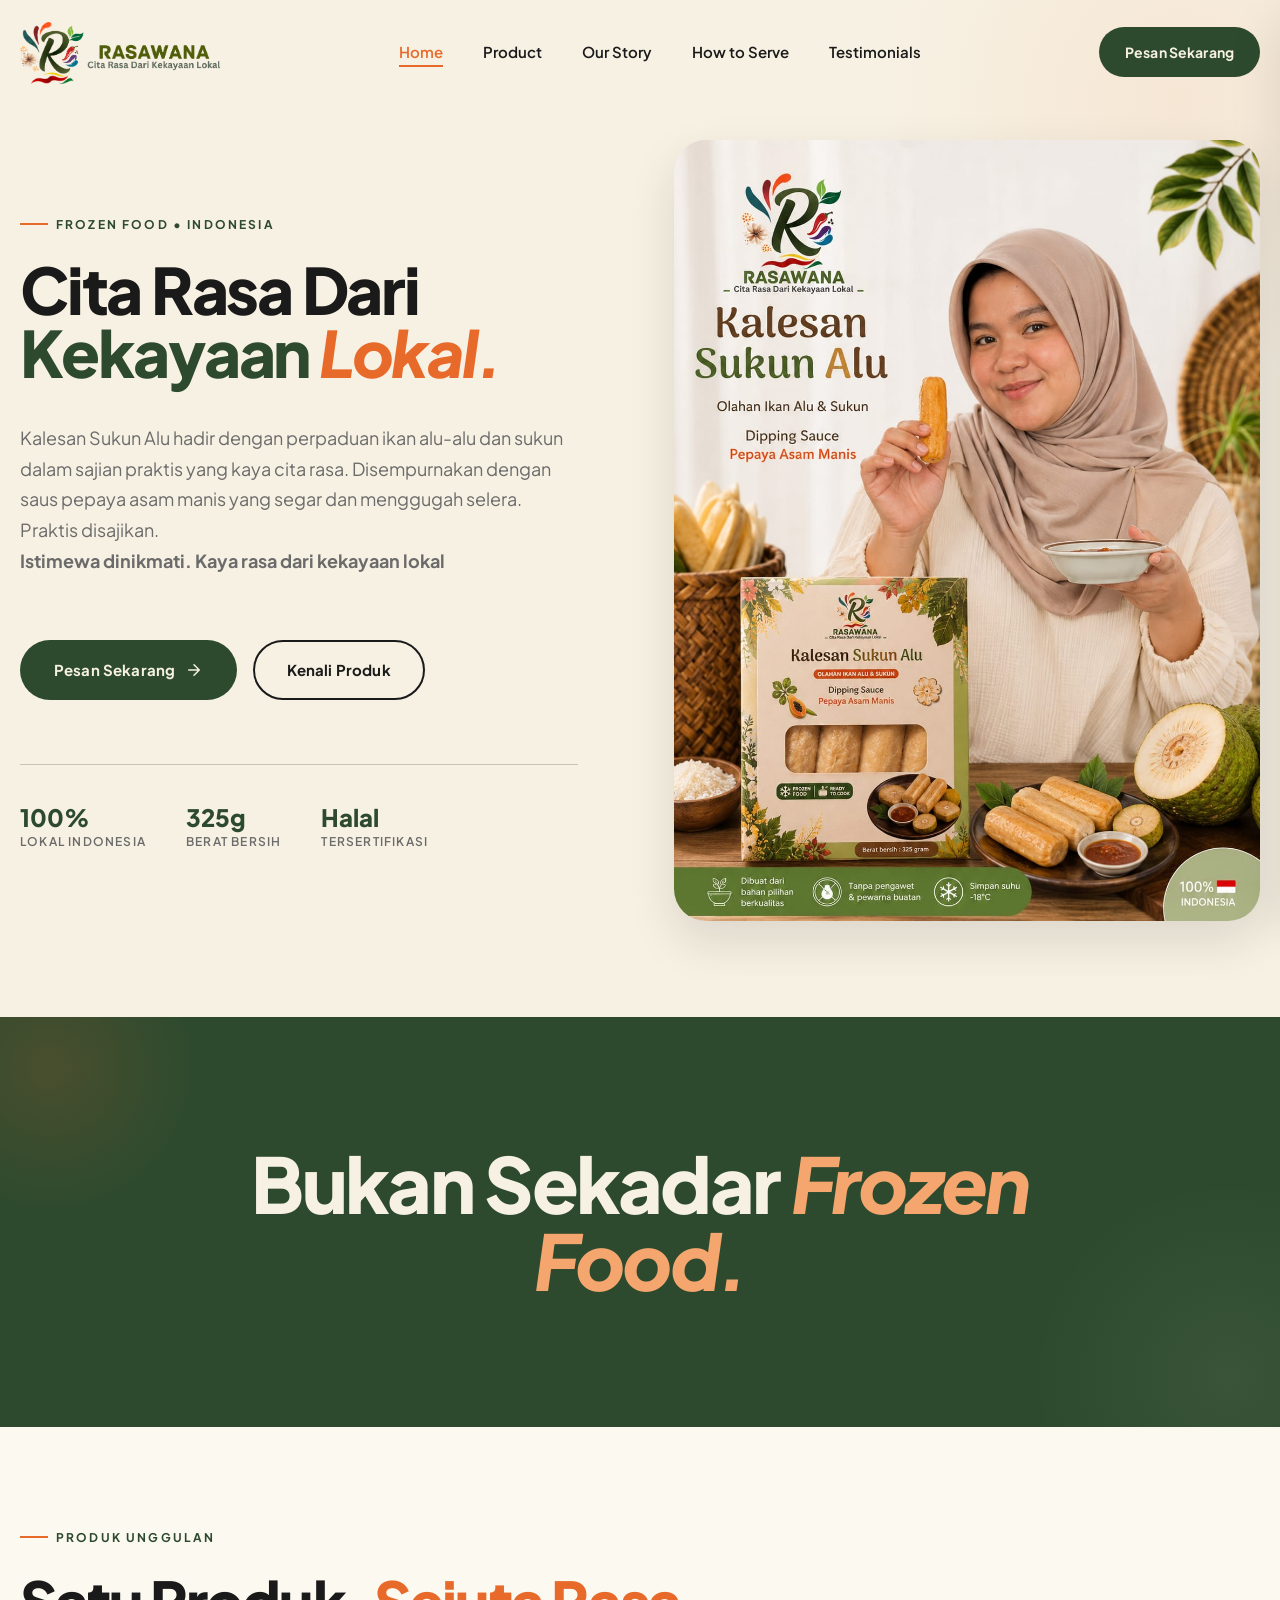
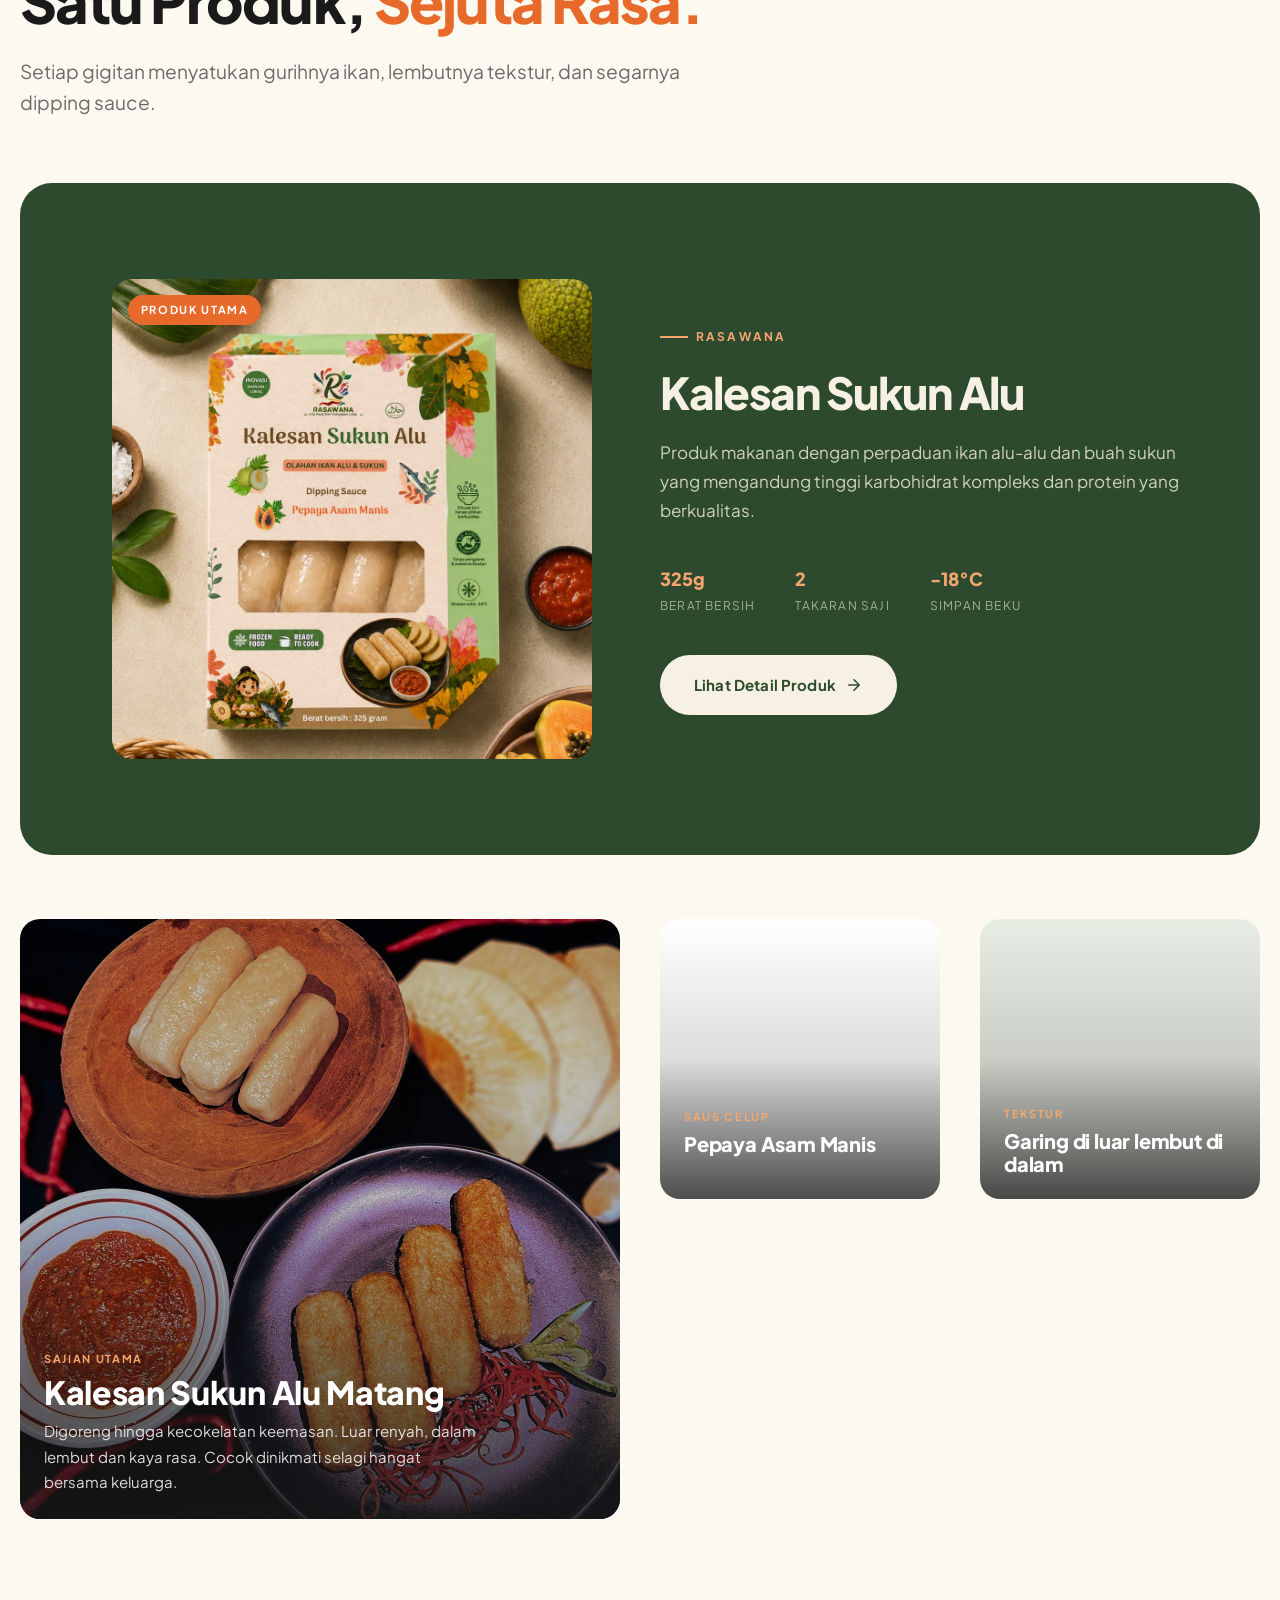
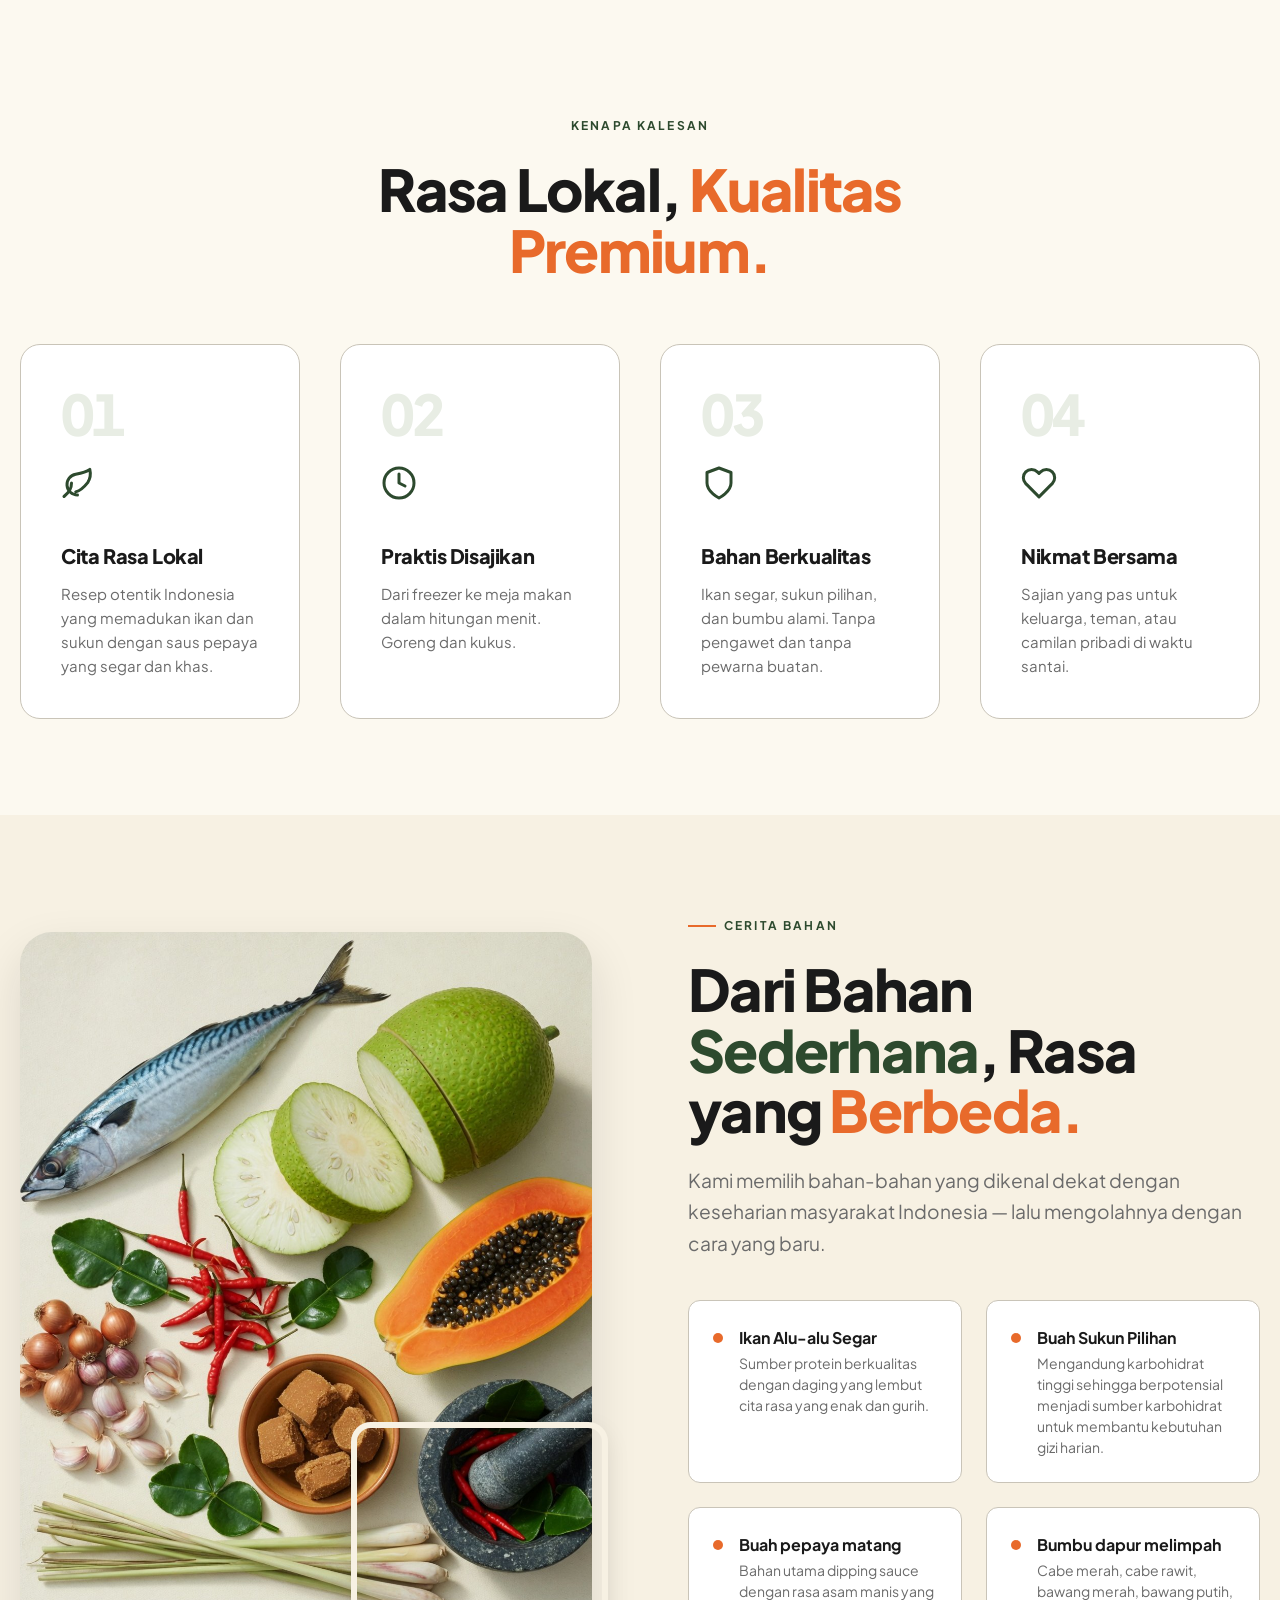
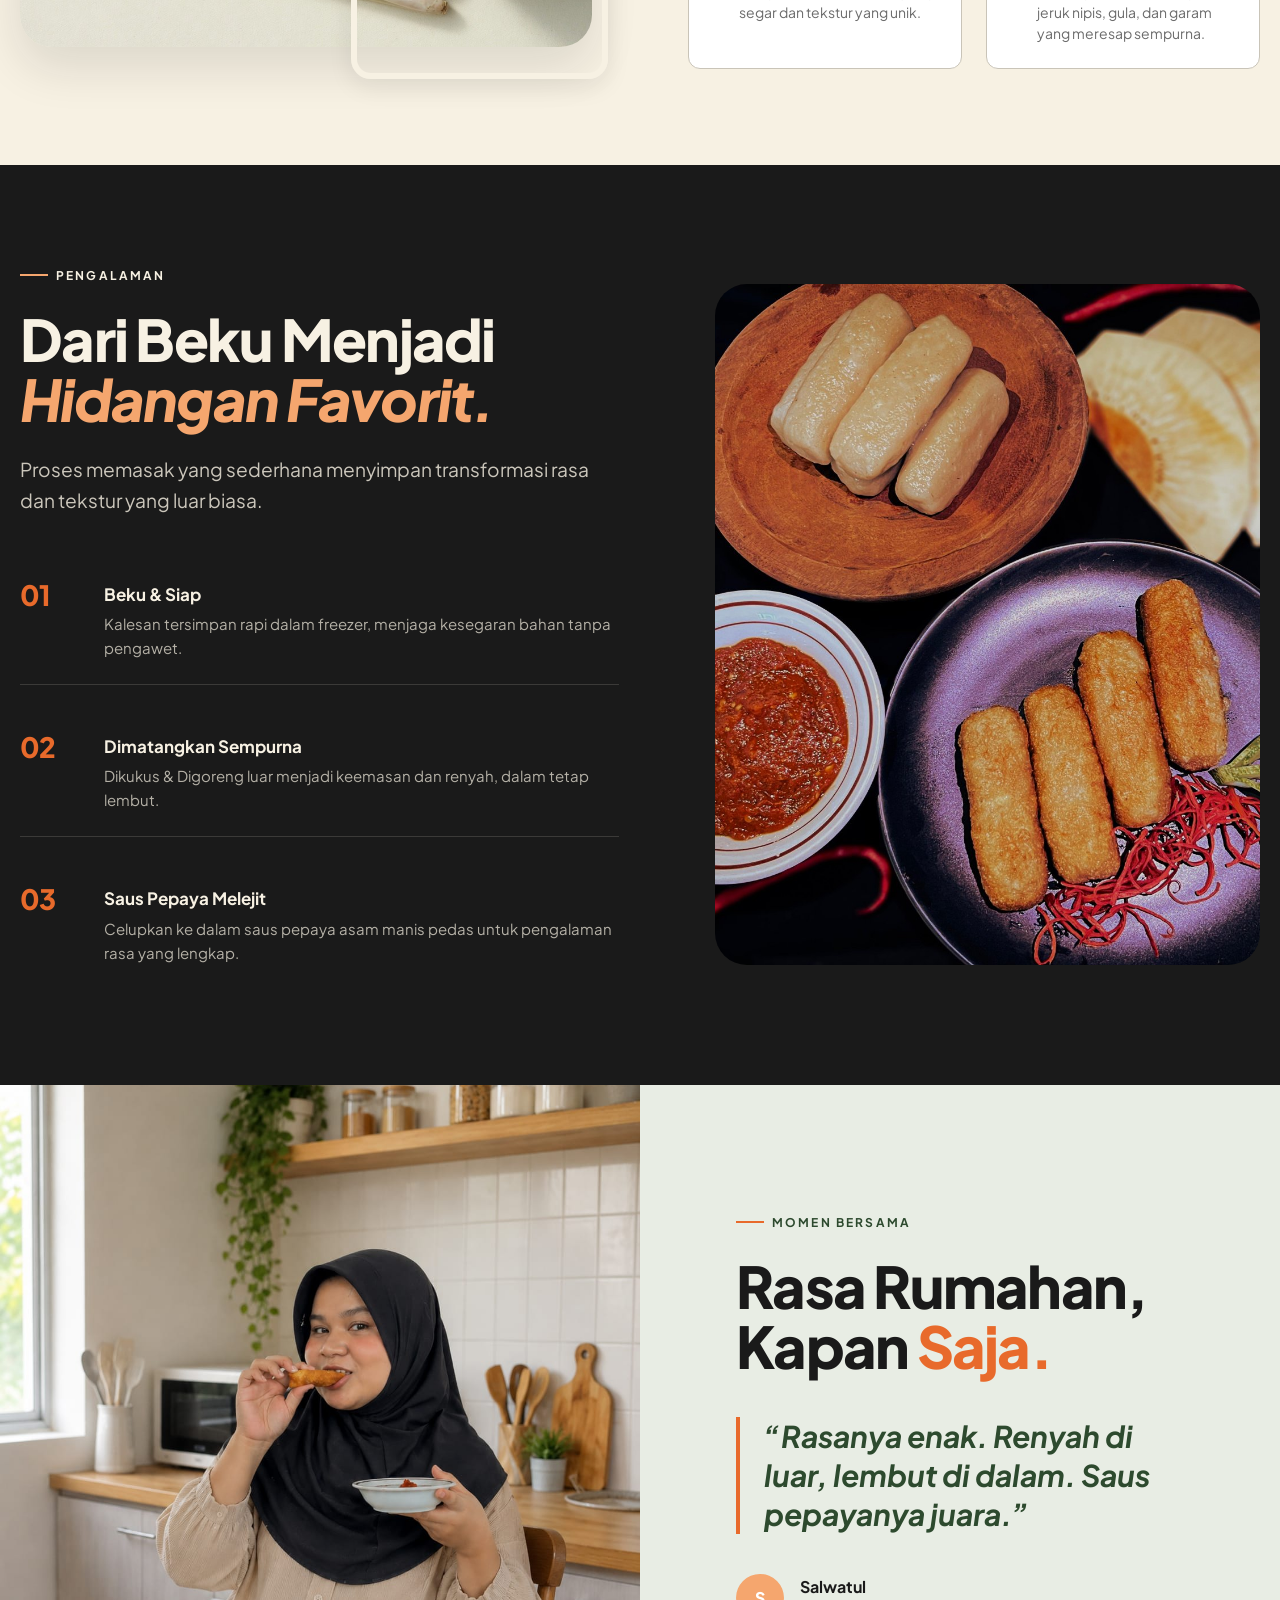
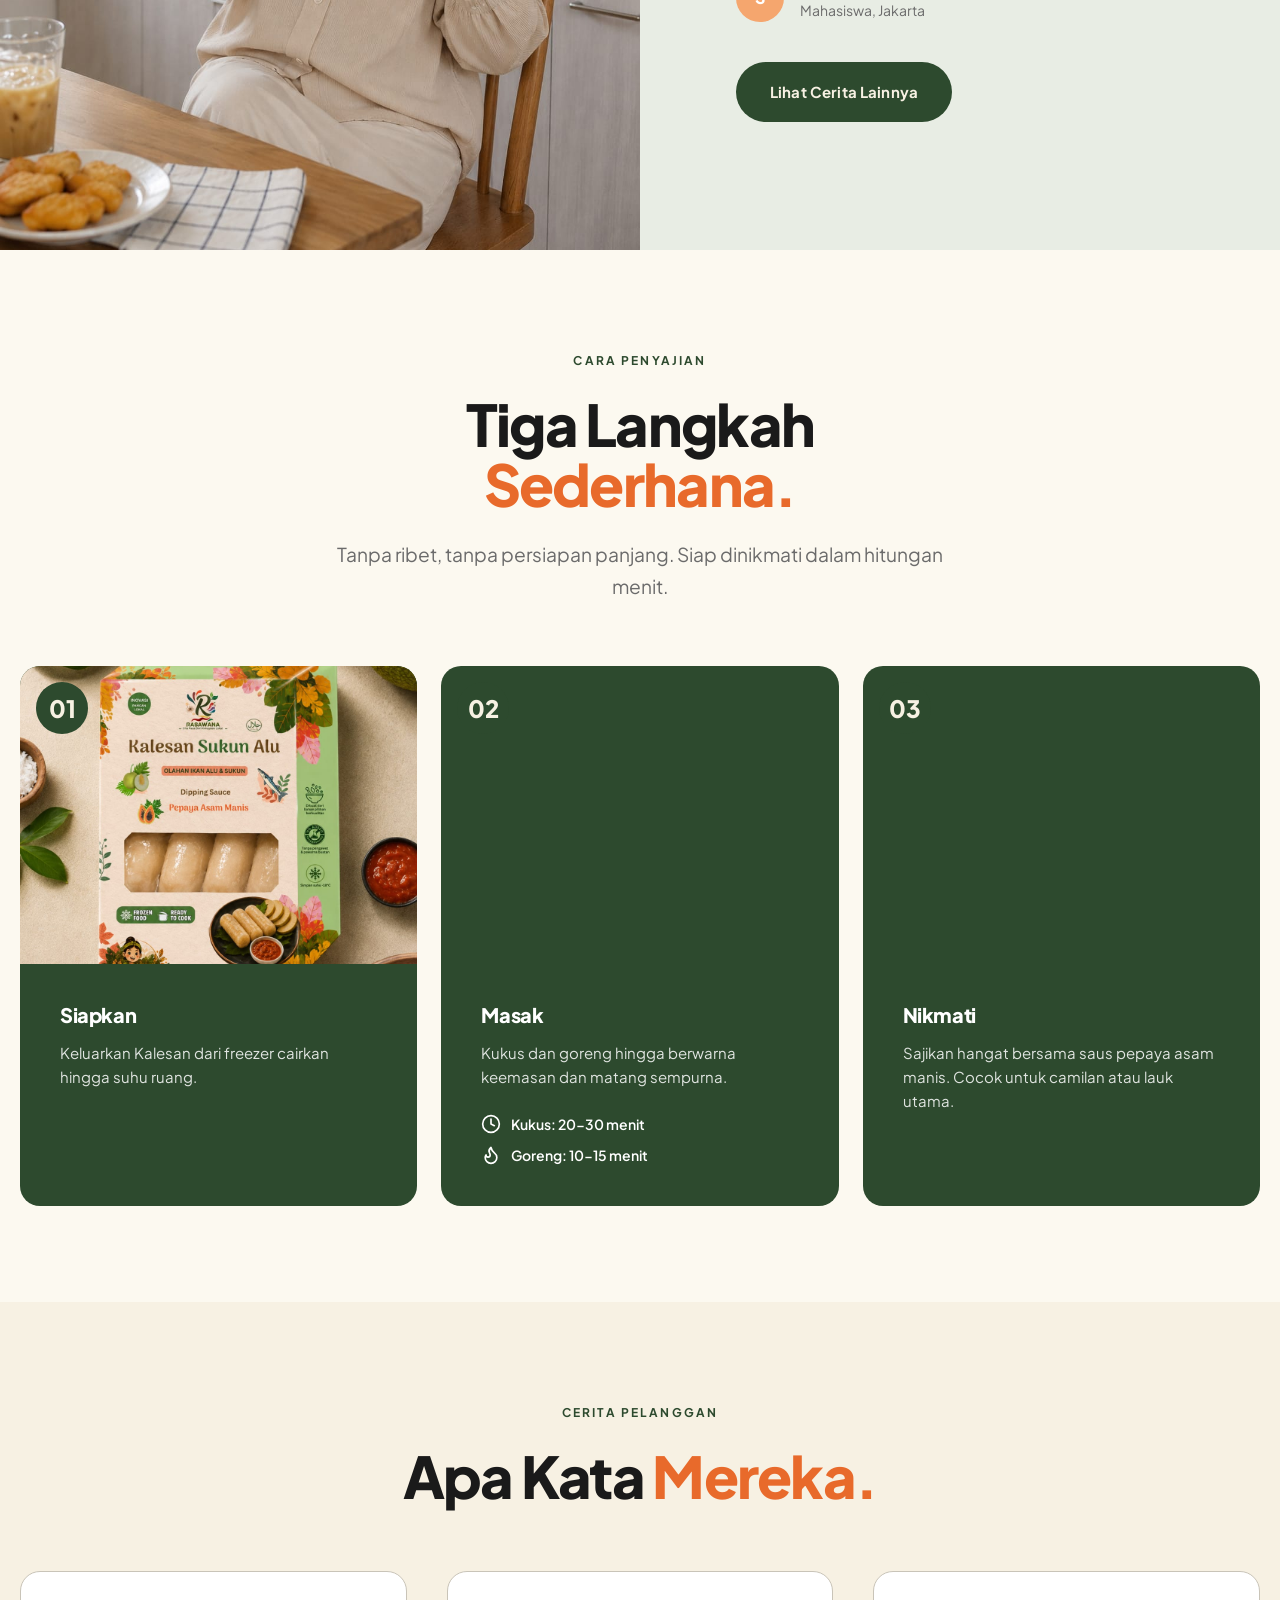
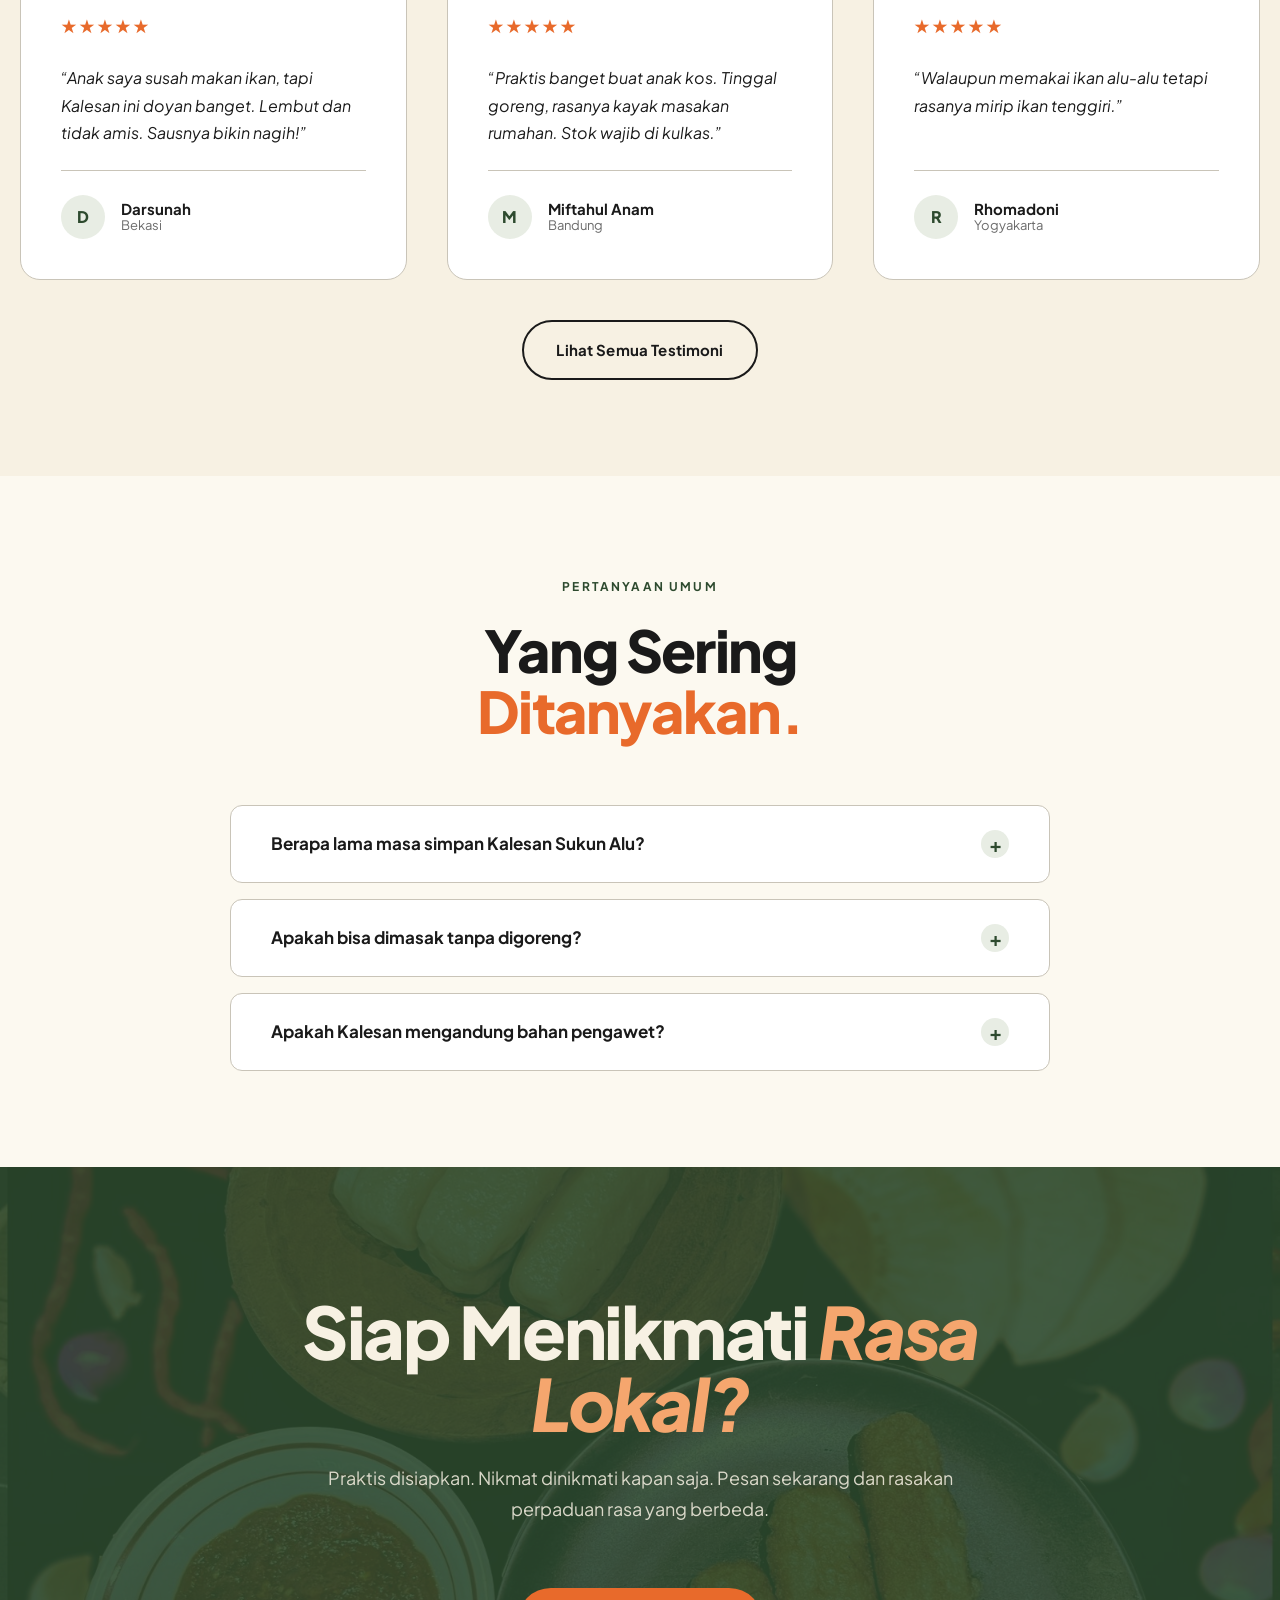
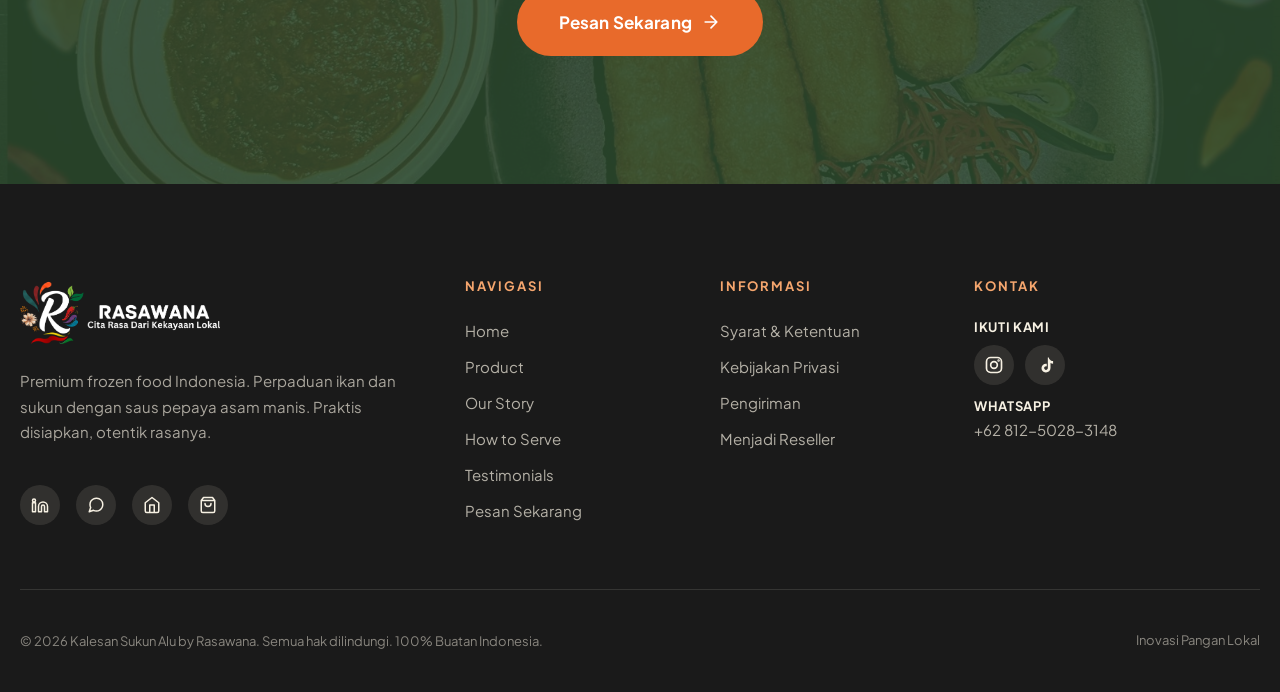
<file: index.html>
<!doctype html>
<html lang="id">
<head>
  <meta charset="UTF-8" />
  <meta name="viewport" content="width=device-width, initial-scale=1.0" />
  <meta name="description" content="Kalesan Sukun Alu — Premium frozen food Indonesia. Perpaduan ikan dan sukun dengan saus pepaya asam manis. Praktis disiapkan, otentik rasanya." />
  <link rel="preconnect" href="https://fonts.googleapis.com" />
  <link rel="preconnect" href="https://fonts.gstatic.com" crossorigin />
  <link href="https://fonts.googleapis.com/css2?family=Plus+Jakarta+Sans:wght@400;500;600;700;800;900&display=swap" rel="stylesheet" />
  <link rel="stylesheet" href="styles.css" />
  <title>Kalesan Sukun Alu — Cita Rasa Lokal, Praktis Dinikmati</title>
</head>
<body>
  <nav class="navbar">
    <div class="container">
      <div class="navbar__inner">
        <a href="index.html" class="navbar__logo">
          <img src="images/logo-rasawana.png" alt="Logo Rasawana" class="navbar__logo-image" width="200px">
        </a>

        <ul class="navbar__menu">
          <li><a href="index.html" class="navbar__link active">Home</a></li>
          <li><a href="product.html" class="navbar__link">Product</a></li>
          <li><a href="about.html" class="navbar__link">Our Story</a></li>
          <li><a href="how-to-serve.html" class="navbar__link">How to Serve</a></li>
          <li><a href="testimonials.html" class="navbar__link">Testimonials</a></li>
        </ul>

        <div class="navbar__actions">
          <a href="order.html" class="btn btn--primary" style="padding: 0.75rem 1.5rem; font-size: 0.875rem;">
            Pesan Sekarang
          </a>
          <button class="navbar__mobile-toggle" aria-label="Open menu">
            <svg width="24" height="24" viewBox="0 0 24 24" fill="none" stroke="currentColor" stroke-width="2.5" stroke-linecap="round">
              <line x1="3" y1="6" x2="21" y2="6" />
              <line x1="3" y1="12" x2="21" y2="12" />
              <line x1="3" y1="18" x2="21" y2="18" />
            </svg>
          </button>
        </div>
      </div>
    </div>
  </nav>

  <div class="mobile-menu__backdrop"></div>
  <aside class="mobile-menu">
    <button class="mobile-menu__close" aria-label="Close menu">&times;</button>
    <a href="index.html" class="mobile-menu__link">Home</a>
    <a href="product.html" class="mobile-menu__link">Product</a>
    <a href="about.html" class="mobile-menu__link">Our Story</a>
    <a href="how-to-serve.html" class="mobile-menu__link">How to Serve</a>
    <a href="testimonials.html" class="mobile-menu__link">Testimonials</a>
    <a href="order.html" class="btn btn--primary mobile-menu__cta">Pesan Sekarang</a>
  </aside>

  <main>
    <section class="hero">
      <div class="container">
        <div class="hero__grid">
          <div class="hero__content">
            <span class="eyebrow">Frozen Food &bull; Indonesia</span>
            <h1 class="display hero__title">
              Cita Rasa Dari<br />
              <span class="green-word">Kekayaan</span> <span class="highlight">Lokal.</span>
            </h1>
            <p class="hero__desc">
              Kalesan Sukun Alu hadir dengan perpaduan ikan alu-alu dan sukun dalam sajian praktis yang kaya cita rasa. Disempurnakan dengan saus pepaya asam manis yang segar dan menggugah selera.
              Praktis disajikan.<br>
              <b>Istimewa dinikmati. Kaya rasa dari kekayaan lokal</b>
            </p>
            <div class="hero__buttons">
              <a href="order.html" class="btn btn--primary">
                Pesan Sekarang <svg xmlns="http://www.w3.org/2000/svg" width="18" height="18" viewBox="0 0 24 24" fill="none" stroke="currentColor" stroke-width="2" stroke-linecap="round" stroke-linejoin="round"><path d="M5 12h14M12 5l7 7-7 7"/></svg>
              </a>
              <a href="product.html" class="btn btn--secondary">
                Kenali Produk
              </a>
            </div>
            <div class="hero__meta">
              <div class="hero__meta-item">
                <span class="hero__meta-value">100%</span>
                <span class="hero__meta-label">Lokal Indonesia</span>
              </div>
              <div class="hero__meta-item">
                <span class="hero__meta-value">325g</span>
                <span class="hero__meta-label">Berat Bersih</span>
              </div>
              <div class="hero__meta-item">
                <span class="hero__meta-value">Halal</span>
                <span class="hero__meta-label">Tersertifikasi</span>
              </div>
            </div>
          </div>

          <div class="hero__visual">
            <div class="hero__image-wrapper">
              <img src="images/hero-cooked.jpeg" alt="Kalesan Sukun Alu yang baru dimasak dengan saus pepaya" class="hero__image-main" />
              </div>
            </div>
          </div>
        </div>
      </div>
    </section>

    <section class="statement">
      <div class="container statement__inner">
        <h2 class="statement__headline">
          Bukan Sekadar <em>Frozen Food.</em>
        </h2>
      </div>
    </section>

    <section class="section product-showcase" id="product-section">
      <div class="container">
        <span class="eyebrow">Produk Unggulan</span>
        <h2 class="heading-lg">Satu Produk, <span class="text-papaya">Sejuta Rasa.</span></h2>
        <p class="lead" style="margin-top: var(--space-md);">
          Setiap gigitan menyatukan gurihnya ikan, lembutnya tekstur, dan segarnya dipping sauce.
        </p>

        <div class="product-feature" style="margin-top: var(--space-xl);">
          <div class="product-feature__image-col">
            <div class="product-feature__image-wrap">
              <img src="images/packaging-box.jpeg" alt="Kemasan Kalesan Sukun Alu 325 gram" class="product-feature__image" />
              <span class="product-feature__badge">Produk Utama</span>
            </div>
          </div>
          <div class="product-feature__content">
            <span class="eyebrow eyebrow--light" style="color: var(--color-papaya-light);">Rasawana</span>
            <h3 class="product-feature__title">Kalesan Sukun Alu</h3>
            <p class="product-feature__desc">
              Produk makanan dengan perpaduan ikan alu-alu dan buah sukun yang mengandung tinggi karbohidrat kompleks dan protein yang berkualitas.
            </p>
            <div class="product-feature__meta">
              <div class="product-feature__meta-item">
                <span class="product-feature__meta-value">325g</span>
                <span class="product-feature__meta-label">Berat Bersih</span>
              </div>
              <div class="product-feature__meta-item">
                <span class="product-feature__meta-value">2</span>
                <span class="product-feature__meta-label">Takaran Saji</span>
              </div>
              <div class="product-feature__meta-item">
                <span class="product-feature__meta-value">-18&deg;C</span>
                <span class="product-feature__meta-label">Simpan Beku</span>
              </div>
            </div>
            <a href="product.html" class="btn btn--on-dark">
              Lihat Detail Produk <svg xmlns="http://www.w3.org/2000/svg" width="18" height="18" viewBox="0 0 24 24" fill="none" stroke="currentColor" stroke-width="2" stroke-linecap="round" stroke-linejoin="round"><path d="M5 12h14M12 5l7 7-7 7"/></svg>
            </a>
          </div>
        </div>

        <div class="products-grid">
          <div class="product-card product-card--large">
            <div class="product-card__image-wrap">
              <img src="images/hero-cooked.jpg" alt="Kalesan matang yang disajikan" class="product-card__image" />
            </div>
            <div class="product-card__overlay"></div>
            <div class="product-card__content">
              <span class="product-card__tag">Sajian Utama</span>
              <h4 class="product-card__name">Kalesan Sukun Alu Matang</h4>
              <p class="product-card__body">
                Digoreng hingga kecokelatan keemasan. Luar renyah, dalam lembut dan kaya rasa.
                Cocok dinikmati selagi hangat bersama keluarga.
              </p>
            </div>
          </div>

          <div class="product-card">
            <div class="product-card__image-wrap">
              <video class="product-card__image" autoplay muted loop playsinline aria-label="Video saus pepaya asam manis">
                <source src="images/video1.mp4" type="video/mp4" />
              </video>
            </div>
            <div class="product-card__overlay"></div>
            <div class="product-card__content">
              <span class="product-card__tag">Saus Celup</span>
              <h4 class="product-card__name" style="margin-bottom: 20px;">Pepaya Asam Manis</h4>
            </div>
          </div>

          <div class="product-card">
            <div class="product-card__image-wrap" style="background: var(--color-green-mist);">
              <video class="product-card__image" autoplay muted loop playsinline aria-label="Video ikan dan sukun segar">
                <source src="images/video2.mp4" type="video/mp4" />
              </video>
            </div>
            <div class="product-card__overlay"></div>
            <div class="product-card__content">
              <span class="product-card__tag">Tekstur</span>
              <h4 class="product-card__name">Garing di luar lembut di dalam</h4>
            </div>
          </div>
        </div>
      </div>
    </section>

    <section class="section section--warm">
      <div class="container">
        <div style="text-align: center; max-width: 640px; margin: 0 auto;">
          <span class="eyebrow eyebrow--centered">Kenapa Kalesan</span>
          <h2 class="heading-lg">Rasa Lokal, <span class="text-papaya">Kualitas Premium.</span></h2>
        </div>

        <div class="benefits-grid">
          <div class="benefit-card">
            <div class="benefit-card__number">01</div>
            <div class="benefit-card__icon"><svg xmlns="http://www.w3.org/2000/svg" width="36" height="36" viewBox="0 0 24 24" fill="none" stroke="currentColor" stroke-width="2" stroke-linecap="round" stroke-linejoin="round"><path d="M11 20A7 7 0 0 1 9.8 6.1C15.5 5 17 4.48 19.2 2.96c.8 3.36.22 6.3-1.4 8.76C15.58 14.54 13 17 9.8 17.94M2 21c3.5-3 5-5 5-9"/></svg></div>
            <h3 class="benefit-card__title">Cita Rasa Lokal</h3>
            <p class="benefit-card__desc">
              Resep otentik Indonesia yang memadukan ikan dan sukun dengan saus pepaya yang segar dan khas.
            </p>
          </div>
          <div class="benefit-card">
            <div class="benefit-card__number">02</div>
            <div class="benefit-card__icon"><svg xmlns="http://www.w3.org/2000/svg" width="36" height="36" viewBox="0 0 24 24" fill="none" stroke="currentColor" stroke-width="2" stroke-linecap="round" stroke-linejoin="round"><path d="M12 6v6l4 2M12 22a10 10 0 1 0 0-20 10 10 0 0 0 0 20z"/></svg></div>
            <h3 class="benefit-card__title">Praktis Disajikan</h3>
            <p class="benefit-card__desc">
              Dari freezer ke meja makan dalam hitungan menit. Goreng dan kukus.
            </p>
          </div>
          <div class="benefit-card">
            <div class="benefit-card__number">03</div>
            <div class="benefit-card__icon"><svg xmlns="http://www.w3.org/2000/svg" width="36" height="36" viewBox="0 0 24 24" fill="none" stroke="currentColor" stroke-width="2" stroke-linecap="round" stroke-linejoin="round"><path d="M12 22s8-4 8-10V5l-8-3-8 3v7c0 6 8 10 8 10z"/></svg></div>
            <h3 class="benefit-card__title">Bahan Berkualitas</h3>
            <p class="benefit-card__desc">
              Ikan segar, sukun pilihan, dan bumbu alami. Tanpa pengawet dan tanpa pewarna buatan.
            </p>
          </div>
          <div class="benefit-card">
            <div class="benefit-card__number">04</div>
            <div class="benefit-card__icon"><svg xmlns="http://www.w3.org/2000/svg" width="36" height="36" viewBox="0 0 24 24" fill="none" stroke="currentColor" stroke-width="2" stroke-linecap="round" stroke-linejoin="round"><path d="M20.84 4.61a5.5 5.5 0 0 0-7.78 0L12 5.67l-1.06-1.06a5.5 5.5 0 0 0-7.78 7.78l1.06 1.06L12 21.23l7.78-7.78 1.06-1.06a5.5 5.5 0 0 0 0-7.78z"/></svg></div>
            <h3 class="benefit-card__title">Nikmat Bersama</h3>
            <p class="benefit-card__desc">
              Sajian yang pas untuk keluarga, teman, atau camilan pribadi di waktu santai.
            </p>
          </div>
        </div>
      </div>
    </section>

    <section class="section ingredient">
      <div class="container">
        <div class="ingredient__grid">
          <div class="ingredient__image-col">
            <img src="images/ingredients-flatlay.jpg" alt="Bahan-bahan segar: ikan, sukun, pepaya, cabai" class="ingredient__image" />
            <video class="ingredient__image--secondary" autoplay muted loop playsinline aria-label="Video saus pepaya asam manis">
              <source src="images/video1.mp4" type="video/mp4" />
            </video>
          </div>
          <div class="ingredient__content">
            <span class="eyebrow">Cerita Bahan</span>
            <h2 class="heading-lg">Dari Bahan <span class="text-green">Sederhana</span>, Rasa yang <span class="text-papaya">Berbeda.</span></h2>
            <p class="lead" style="margin-top: var(--space-md);">
              Kami memilih bahan-bahan yang dikenal dekat dengan keseharian masyarakat Indonesia &mdash; lalu mengolahnya dengan cara yang baru.
            </p>

            <div class="ingredient__list">
              <div class="ingredient-item">
                <div class="ingredient-item__dot"></div>
                <div>
                  <div class="ingredient-item__name">Ikan Alu-alu Segar</div>
                  <div class="ingredient-item__desc">Sumber protein berkualitas dengan daging yang lembut cita rasa yang enak dan gurih.</div>
                </div>
              </div>
              <div class="ingredient-item">
                <div class="ingredient-item__dot"></div>
                <div>
                  <div class="ingredient-item__name">Buah Sukun Pilihan</div>
                  <div class="ingredient-item__desc">Mengandung karbohidrat tinggi sehingga berpotensial menjadi sumber karbohidrat untuk membantu kebutuhan gizi harian.</div>
                </div>
              </div>
              <div class="ingredient-item">
                <div class="ingredient-item__dot"></div>
                <div>
                  <div class="ingredient-item__name">Buah pepaya matang</div>
                  <div class="ingredient-item__desc">Bahan utama dipping sauce dengan rasa asam manis yang segar dan tekstur yang unik.</div>
                </div>
              </div>
              <div class="ingredient-item">
                <div class="ingredient-item__dot"></div>
                <div>
                  <div class="ingredient-item__name">Bumbu dapur melimpah</div>
                  <div class="ingredient-item__desc">Cabe merah, cabe rawit, bawang merah, bawang putih, jeruk nipis, gula, dan garam yang meresap sempurna.</div>
                </div>
              </div>
            </div>
          </div>
        </div>
      </div>
    </section>

    <section class="section experience">
      <div class="container">
        <div class="experience__grid">
          <div class="experience__content">
            <span class="eyebrow eyebrow--light">Pengalaman</span>
            <h2 class="heading-lg" style="color: var(--color-cream);">
              Dari Beku Menjadi <span style="color: var(--color-papaya-light); font-style: italic;">Hidangan Favorit.</span>
            </h2>
            <p class="lead lead--light" style="margin-top: var(--space-md);">
              Proses memasak yang sederhana menyimpan transformasi rasa dan tekstur yang luar biasa.
            </p>

            <div class="experience__list">
              <div class="experience__item">
                <div class="experience__item-num">01</div>
                <div class="experience__item-text">
                  <div class="experience__item-title">Beku &amp; Siap</div>
                  <p class="experience__item-desc">
                    Kalesan tersimpan rapi dalam freezer, menjaga kesegaran bahan tanpa pengawet.
                  </p>
                </div>
              </div>
              <div class="experience__item">
                <div class="experience__item-num">02</div>
                <div class="experience__item-text">
                  <div class="experience__item-title">Dimatangkan Sempurna</div>
                  <p class="experience__item-desc">
                    Dikukus & Digoreng luar menjadi keemasan dan renyah, dalam tetap lembut.
                  </p>
                </div>
              </div>
              <div class="experience__item">
                <div class="experience__item-num">03</div>
                <div class="experience__item-text">
                  <div class="experience__item-title">Saus Pepaya Melejit</div>
                  <p class="experience__item-desc">
                    Celupkan ke dalam saus pepaya asam manis pedas untuk pengalaman rasa yang lengkap.
                  </p>
                </div>
              </div>
            </div>
          </div>

          <div class="experience__image-wrap">
            <img src="images/hero-cooked.jpg" alt="Kalesan yang disajikan di piring keramik dengan saus" class="experience__image" />
          </div>
        </div>
      </div>
    </section>

    <section class="lifestyle">
      <div class="lifestyle__wrap">
        <div class="lifestyle__image-side">
          <img src="images/lifestyle-woman.jpeg" alt="Wanita muda menikmati Kalesan Sukun Alu di rumah" class="lifestyle__image" />
        </div>
        <div class="lifestyle__content">
          <span class="eyebrow">Momen Bersama</span>
          <h2 class="heading-lg">Rasa Rumahan, Kapan <span class="text-papaya">Saja.</span></h2>
          <blockquote class="lifestyle__quote">
            &ldquo;Rasanya enak. Renyah di luar, lembut di dalam. Saus pepayanya juara.&rdquo;
          </blockquote>
          <div class="lifestyle__author">
            <div style="width: 48px; height: 48px; border-radius: 50%; background: var(--color-papaya-light); display: flex; align-items: center; justify-content: center; font-weight: 800; color: var(--color-white);">S</div>
            <div>
              <div class="lifestyle__author-name">Salwatul</div>
              <div class="lifestyle__author-role">Mahasiswa, Jakarta</div>
            </div>
          </div>
          <a href="testimonials.html" class="btn btn--primary" style="margin-top: var(--space-lg); align-self: flex-start;">
            Lihat Cerita Lainnya
          </a>
        </div>
      </div>
    </section>

    <section class="section how-to" id="how-section">
      <div class="container">
        <div style="text-align: center; max-width: 640px; margin: 0 auto;">
          <span class="eyebrow eyebrow--centered">Cara Penyajian</span>
          <h2 class="heading-lg">Tiga Langkah <span class="text-papaya">Sederhana.</span></h2>
          <p class="lead" style="margin: var(--space-md) auto 0;">
            Tanpa ribet, tanpa persiapan panjang. Siap dinikmati dalam hitungan menit.
          </p>
        </div>

        <div class="steps-grid">
          <div class="step-card">
            <div class="step-card__image-wrap">
              <img src="images/packaging-box.jpeg" alt="Siapkan Kalesan dari freezer" class="step-card__image" />
              <div class="step-card__number">01</div>
            </div>
            <div class="step-card__body">
              <h3 class="step-card__title">Siapkan</h3>
              <p class="step-card__desc">
                Keluarkan Kalesan dari freezer cairkan hingga suhu ruang.
              </p>
            </div>
          </div>

          <div class="step-card">
            <div class="step-card__image-wrap">
              <video class="product-card__image" autoplay muted loop playsinline aria-label="Video ikan dan sukun segar">
                <source src="images/video3.mp4" type="video/mp4" />
              </video>
              <div class="step-card__number">02</div>
            </div>
            <div class="step-card__body">
              <h3 class="step-card__title">Masak</h3>
              <p class="step-card__desc">
                Kukus dan goreng hingga berwarna keemasan dan matang sempurna.
              </p>
              <div class="step-card__methods">
                <div class="step-method"><svg xmlns="http://www.w3.org/2000/svg" width="20" height="20" viewBox="0 0 24 24" fill="none" stroke="currentColor" stroke-width="2" stroke-linecap="round" stroke-linejoin="round"><path d="M12 6v6l4 2M12 22a10 10 0 1 0 0-20 10 10 0 0 0 0 20z"/></svg> Kukus: 20-30 menit</div>
                <div class="step-method"><svg xmlns="http://www.w3.org/2000/svg" width="20" height="20" viewBox="0 0 24 24" fill="none" stroke="currentColor" stroke-width="2" stroke-linecap="round" stroke-linejoin="round"><path d="M8.5 14.5A2.5 2.5 0 0 0 11 12c0-1.38-.5-2-1-3-1.072-2.143-.224-4.054 2-6 .5 2.5 2 4.9 4 6.5 2 1.6 3 3.5 3 5.5a7 7 0 1 1-14 0c0-1.153.433-2.294 1-3a2.5 2.5 0 0 0 2.5 2.5z"/></svg> Goreng: 10-15 menit</div>
              </div>
            </div>
          </div>

          <div class="step-card">
            <div class="step-card__image-wrap">
              <video class="product-card__image" autoplay muted loop playsinline aria-label="Video ikan dan sukun segar">
                <source src="images/video1.mp4" type="video/mp4" />
              </video>
              <div class="step-card__number">03</div>
            </div>
            <div class="step-card__body">
              <h3 class="step-card__title">Nikmati</h3>
              <p class="step-card__desc">
                Sajikan hangat bersama saus pepaya asam manis. Cocok untuk camilan atau lauk utama.
              </p>
            </div>
          </div>
        </div>
      </div>
    </section>

    <section class="section testimonials">
      <div class="container">
        <div style="text-align: center; max-width: 640px; margin: 0 auto;">
          <span class="eyebrow eyebrow--centered">Cerita Pelanggan</span>
          <h2 class="heading-lg">Apa Kata <span class="text-papaya">Mereka.</span></h2>
        </div>

        <div class="testimonials-grid">
          <div class="testimonial-card">
            <div class="testimonial-card__stars">&#9733;&#9733;&#9733;&#9733;&#9733;</div>
            <p class="testimonial-card__text">&ldquo;Anak saya susah makan ikan, tapi Kalesan ini doyan banget. Lembut dan tidak amis. Sausnya bikin nagih!&rdquo;</p>
            <div class="testimonial-card__author">
              <div class="testimonial-card__avatar">D</div>
              <div class="testimonial-card__info">
                <div class="testimonial-card__name">Darsunah</div>
                <div class="testimonial-card__location">Bekasi</div>
              </div>
            </div>
          </div>
          <div class="testimonial-card">
            <div class="testimonial-card__stars">&#9733;&#9733;&#9733;&#9733;&#9733;</div>
            <p class="testimonial-card__text">&ldquo;Praktis banget buat anak kos. Tinggal goreng, rasanya kayak masakan rumahan. Stok wajib di kulkas.&rdquo;</p>
            <div class="testimonial-card__author">
              <div class="testimonial-card__avatar">M</div>
              <div class="testimonial-card__info">
                <div class="testimonial-card__name">Miftahul Anam</div>
                <div class="testimonial-card__location">Bandung</div>
              </div>
            </div>
          </div>
          <div class="testimonial-card">
            <div class="testimonial-card__stars">&#9733;&#9733;&#9733;&#9733;&#9733;</div>
            <p class="testimonial-card__text">&ldquo;Walaupun memakai ikan alu-alu tetapi rasanya mirip ikan tenggiri.&rdquo;</p>
            <div class="testimonial-card__author">
              <div class="testimonial-card__avatar">R</div>
              <div class="testimonial-card__info">
                <div class="testimonial-card__name">Rhomadoni</div>
                <div class="testimonial-card__location">Yogyakarta</div>
              </div>
            </div>
          </div>
        </div>
        <div style="text-align: center; margin-top: var(--space-lg);">
          <a href="testimonials.html" class="btn btn--secondary">
            Lihat Semua Testimoni
          </a>
        </div>
      </div>
    </section>

    <section class="section faq" id="faq-short">
      <div class="container">
        <div style="text-align: center; max-width: 640px; margin: 0 auto;">
          <span class="eyebrow eyebrow--centered">Pertanyaan Umum</span>
          <h2 class="heading-lg">Yang Sering <span class="text-papaya">Ditanyakan.</span></h2>
        </div>

        <div class="faq__list">
          <details class="faq-item">
            <summary class="faq-item__summary">
              Berapa lama masa simpan Kalesan Sukun Alu?
              <span class="faq-item__icon">+</span>
            </summary>
            <div class="faq-item__answer">
              Kalesan dapat disimpan di dalam freezer pada suhu -18&deg;C hingga beberapa bulan. Selalu cek tanggal kedaluwarsa pada kemasan. Setelah dimasak, sebaiknya segera dinikmati selagi hangat.
            </div>
          </details>
          <details class="faq-item">
            <summary class="faq-item__summary">
              Apakah bisa dimasak tanpa digoreng?
              <span class="faq-item__icon">+</span>
            </summary>
            <div class="faq-item__answer">
              Tentu bisa! Anda bisa mengukus selama 20-30 menit hingga teksturnya kenyal, atau digoreng selama 10-15 menit hingga kecokelatan.
            </div>
          </details>
          <details class="faq-item">
            <summary class="faq-item__summary">
              Apakah Kalesan mengandung bahan pengawet?
              <span class="faq-item__icon">+</span>
            </summary>
            <div class="faq-item__answer">
              Tidak. Kalesan dibuat tanpa pengawet dan tanpa pewarna buatan. Kesegaran bahan dipertahankan melalui proses pembekuan modern.
            </div>
          </details>
        </div>
      </div>
    </section>

    <section class="final-cta">
      <div class="container final-cta__inner">
        <h2 class="final-cta__title">Siap Menikmati <em>Rasa Lokal?</em></h2>
        <p class="final-cta__desc">
          Praktis disiapkan. Nikmat dinikmati kapan saja. Pesan sekarang dan rasakan perpaduan rasa yang berbeda.
        </p>
        <div class="final-cta__buttons">
          <a href="order.html" class="btn btn--papaya btn--lg" style="font-size: 1.0625rem; padding: 1.15rem 2.5rem;">
            Pesan Sekarang <svg xmlns="http://www.w3.org/2000/svg" width="20" height="20" viewBox="0 0 24 24" fill="none" stroke="currentColor" stroke-width="2" stroke-linecap="round" stroke-linejoin="round"><path d="M5 12h14M12 5l7 7-7 7"/></svg>
          </a>
        </div>
      </div>
    </section>

  </main>
  <footer class="footer">
    <div class="container">
      <div class="footer__grid">
        <div>
          <img src="images/logo-rasawana2.png" alt="Logo Rasawana" class="footer__logo-image" width="200px">
          <p class="footer__desc">
            Premium frozen food Indonesia. Perpaduan ikan dan sukun dengan saus pepaya asam manis.
            Praktis disiapkan, otentik rasanya.
          </p>
          <div class="footer__socials">
            <a href="#" class="footer__social" aria-label="Instagram"><svg xmlns="http://www.w3.org/2000/svg" width="18" height="18" viewBox="0 0 24 24" fill="none" stroke="currentColor" stroke-width="2" stroke-linecap="round" stroke-linejoin="round"><path d="M16 8a6 6 0 0 1 6 6v7h-4v-7a2 2 0 0 0-4 0v7h-4v-7a6 6 0 0 1 6-6zM2 9h4v12H2zM4 4a2 2 0 1 0 0 4 2 2 0 0 0 0-4z"/></svg></a>
            <a href="#" class="footer__social" aria-label="WhatsApp"><svg xmlns="http://www.w3.org/2000/svg" width="18" height="18" viewBox="0 0 24 24" fill="none" stroke="currentColor" stroke-width="2" stroke-linecap="round" stroke-linejoin="round"><path d="M21 11.5a8.38 8.38 0 0 1-.9 3.8 8.5 8.5 0 0 1-7.6 4.7 8.38 8.38 0 0 1-3.8-.9L3 21l1.9-5.7a8.38 8.38 0 0 1-.9-3.8 8.5 8.5 0 0 1 4.7-7.6 8.38 8.38 0 0 1 3.8-.9h.5a8.48 8.48 0 0 1 8 8v.5z"/></svg></a>
            <a href="#" class="footer__social" aria-label="Tokopedia"><svg xmlns="http://www.w3.org/2000/svg" width="18" height="18" viewBox="0 0 24 24" fill="none" stroke="currentColor" stroke-width="2" stroke-linecap="round" stroke-linejoin="round"><path d="M3 9l9-7 9 7v11a2 2 0 0 1-2 2H5a2 2 0 0 1-2-2z M9 22V12h6v10"/></svg></a>
            <a href="#" class="footer__social" aria-label="Shopee"><svg xmlns="http://www.w3.org/2000/svg" width="18" height="18" viewBox="0 0 24 24" fill="none" stroke="currentColor" stroke-width="2" stroke-linecap="round" stroke-linejoin="round"><path d="M6 2L3 6v14a2 2 0 0 0 2 2h14a2 2 0 0 0 2-2V6l-3-4zM3 6h18M16 10a4 4 0 0 1-8 0"/></svg></a>
          </div>
        </div>

        <div>
          <h4 class="footer__col-title">Navigasi</h4>
          <ul class="footer__links">
            <li><a href="index.html" class="footer__link">Home</a></li>
            <li><a href="product.html" class="footer__link">Product</a></li>
            <li><a href="about.html" class="footer__link">Our Story</a></li>
            <li><a href="how-to-serve.html" class="footer__link">How to Serve</a></li>
            <li><a href="testimonials.html" class="footer__link">Testimonials</a></li>
            <li><a href="order.html" class="footer__link">Pesan Sekarang</a></li>
          </ul>
        </div>

        <div>
          <h4 class="footer__col-title">Informasi</h4>
          <ul class="footer__links">
            <li><a href="#" class="footer__link">Syarat &amp; Ketentuan</a></li>
            <li><a href="#" class="footer__link">Kebijakan Privasi</a></li>
            <li><a href="#" class="footer__link">Pengiriman</a></li>
            <li><a href="#" class="footer__link">Menjadi Reseller</a></li>
          </ul>
        </div>

        <div>
          <h4 class="footer__col-title">Kontak</h4>
          <div class="footer__contact-list">
            <div class="footer__contact-item">
              <strong>Ikuti Kami</strong>
              <div class="footer__contact-socials">
                <a href="https://www.instagram.com/_rasawana?igsi=MWJ3NXJrdnV4dTBo" class="footer__contact-social" target="_blank" rel="noopener noreferrer" aria-label="Instagram">
                  <svg xmlns="http://www.w3.org/2000/svg" width="20" height="20" viewBox="0 0 24 24" fill="none" stroke="currentColor" stroke-width="2" stroke-linecap="round" stroke-linejoin="round"><rect x="3" y="3" width="18" height="18" rx="5"/><circle cx="12" cy="12" r="4"/><circle cx="17.5" cy="6.5" r="0.5" fill="currentColor"/></svg>
                </a>
                  <a href="https://www.tiktok.com/@_rasawana?_r=1&amp;_t=ZS-99AtViNOL5Q" class="footer__contact-social" target="_blank" rel="noopener noreferrer" aria-label="TikTok">
                    <svg xmlns="http://www.w3.org/2000/svg" width="20" height="20" viewBox="0 0 24 24" fill="currentColor" aria-hidden="true"><path d="M16.6 3c.2 1.5 1.1 2.7 2.4 3.5.8.5 1.7.8 2.7.8v3.1c-1.1 0-2.2-.3-3.1-.8v6.1c0 3-2.4 5.3-5.4 5.3-1.1 0-2.2-.3-3.1-.9-1.4-.9-2.3-2.5-2.3-4.4 0-3 2.4-5.3 5.4-5.3.3 0 .6 0 .9.1v3.2c-.3-.1-.6-.2-.9-.2-1.2 0-2.2 1-2.2 2.2s1 2.2 2.2 2.2 2.2-1 2.2-2.2V3h3.2z"/></svg>
                </a>
              </div>
            </div>
            <div class="footer__contact-item">
              <strong>WhatsApp</strong>
              +62 812-5028-3148
            </div>
          </div>
        </div>
      </div>

      <div class="footer__bottom">
        <p class="footer__copy">&copy; 2026 Kalesan Sukun Alu by Rasawana. Semua hak dilindungi. 100% Buatan Indonesia.</p>
        <div class="footer__bottom-links">
          <span class="footer__bottom-link">Inovasi Pangan Lokal</span>
        </div>
      </div>
    </div>
  </footer>

  <script src="script.js"></script>
</body>
</html>
</file>
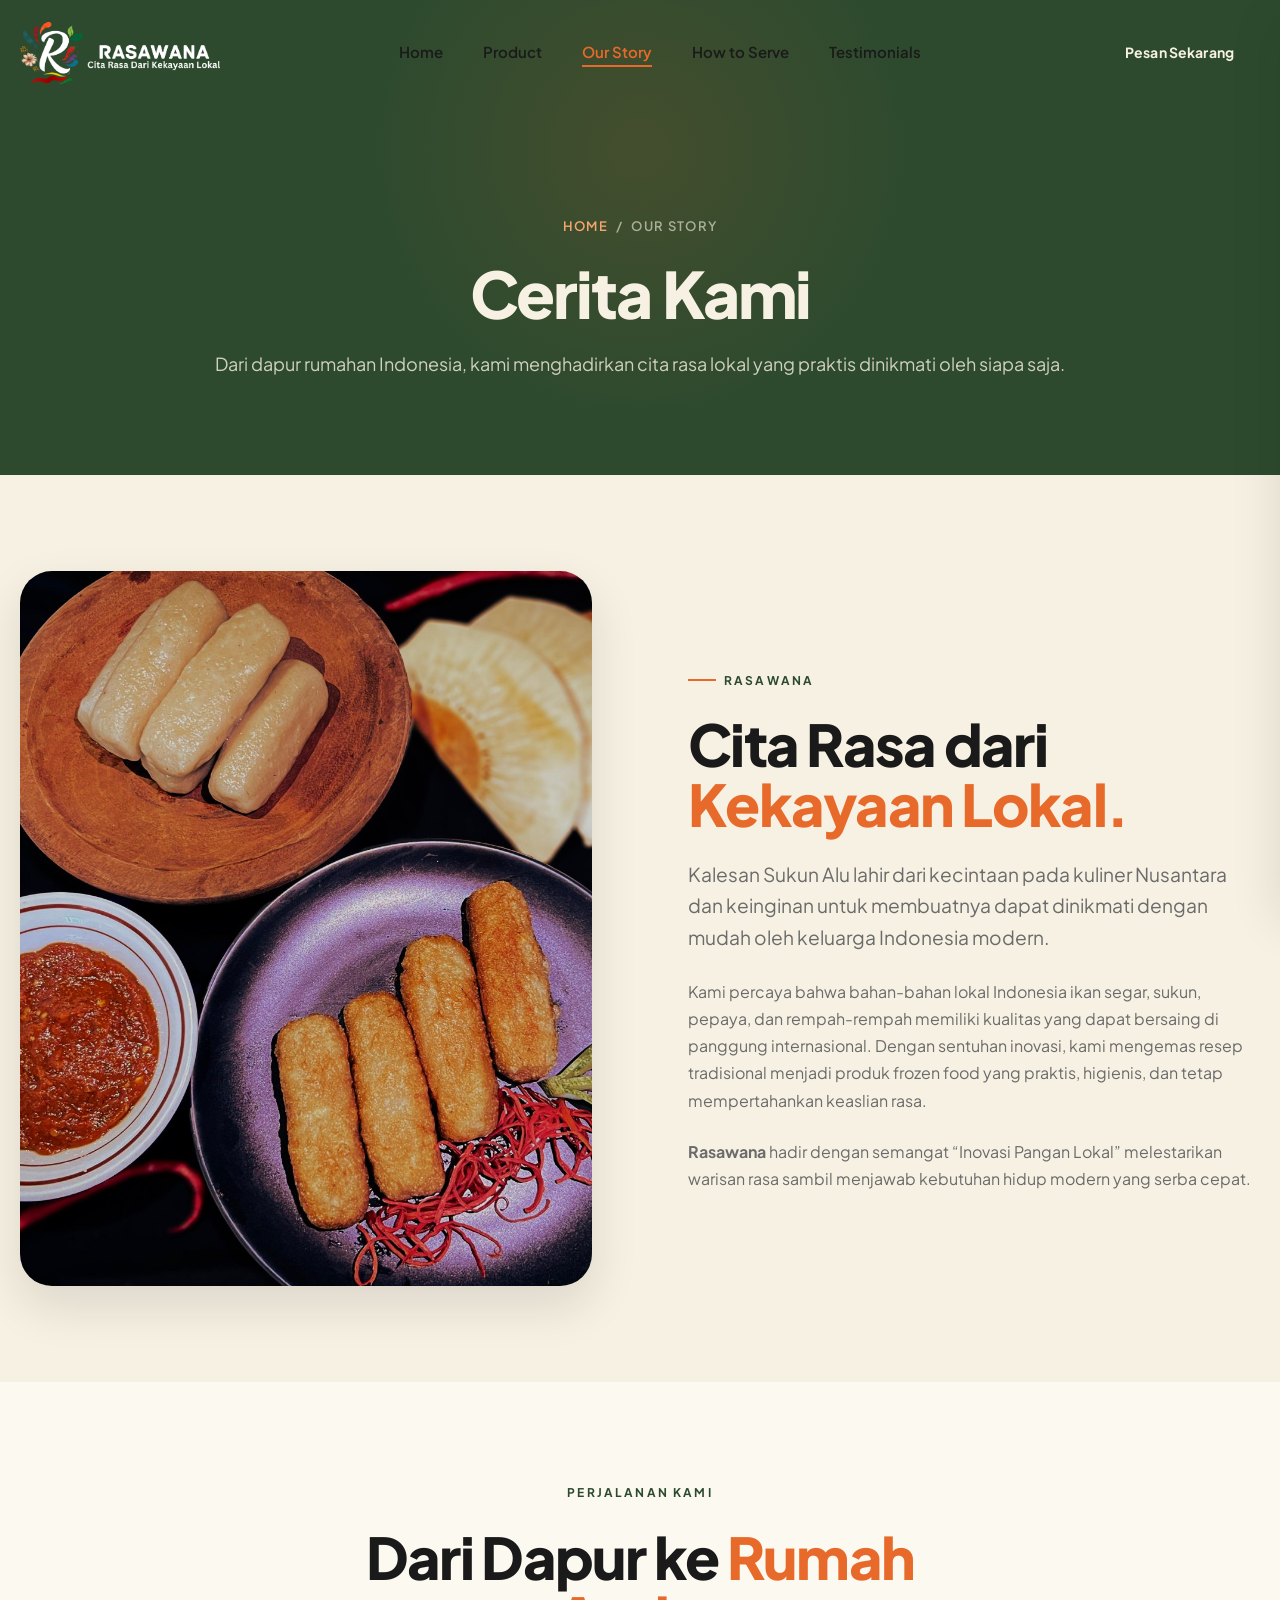
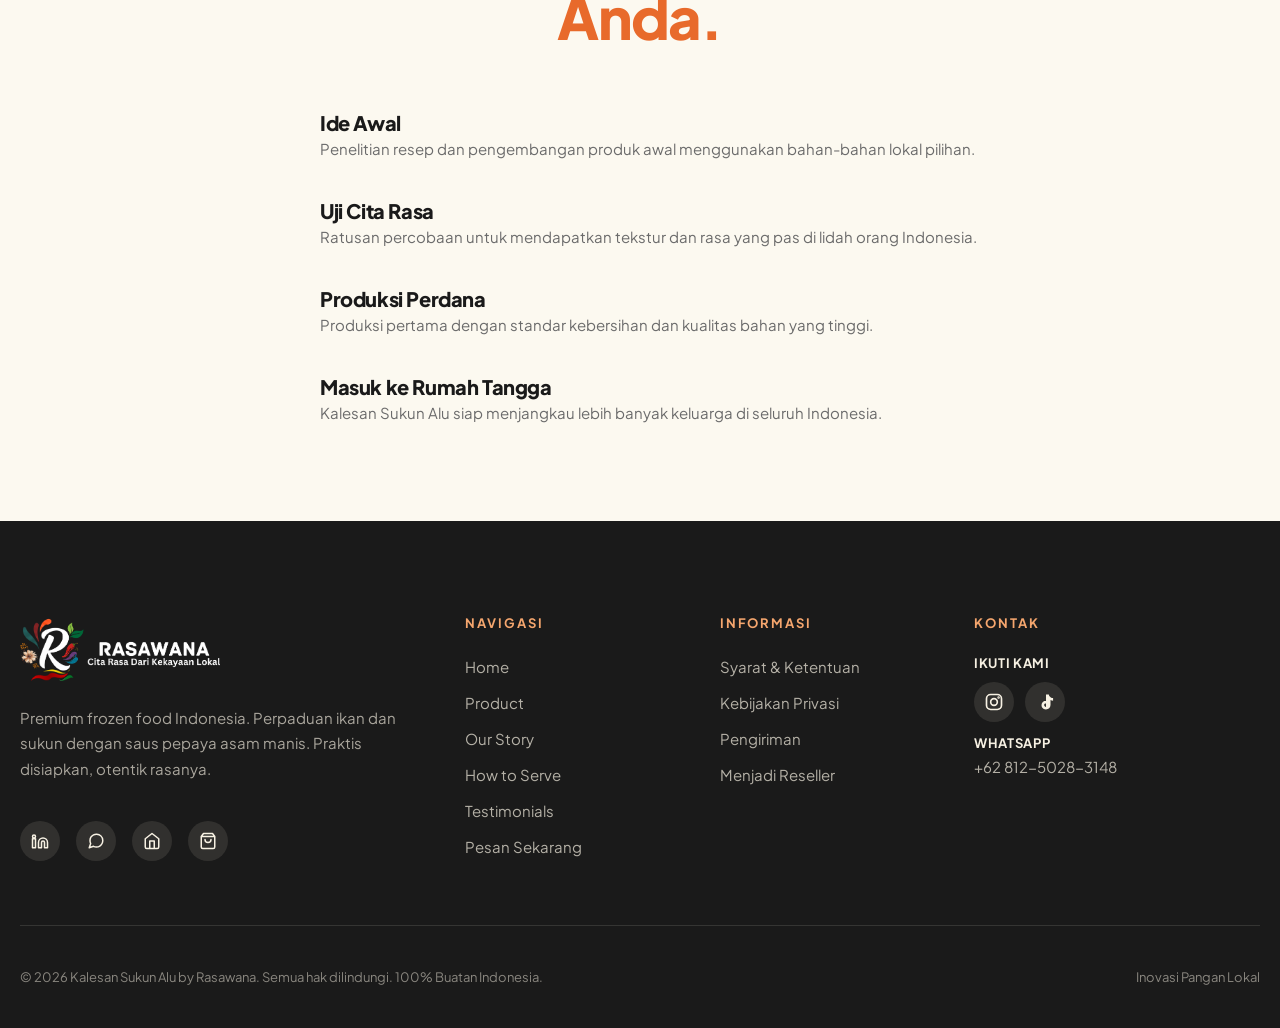
<file: about.html>
<!doctype html>
<html lang="id">
<head>
  <meta charset="UTF-8" />
  <meta name="viewport" content="width=device-width, initial-scale=1.0" />
  <meta name="description" content="Kalesan Sukun Alu — Premium frozen food Indonesia. Perpaduan ikan dan sukun dengan saus pepaya asam manis. Praktis disiapkan, otentik rasanya." />
  <link rel="preconnect" href="https://fonts.googleapis.com" />
  <link rel="preconnect" href="https://fonts.gstatic.com" crossorigin />
  <link href="https://fonts.googleapis.com/css2?family=Plus+Jakarta+Sans:wght@400;500;600;700;800;900&display=swap" rel="stylesheet" />
  <link rel="stylesheet" href="styles.css" />
  <title>Cerita Kami — Kalesan Sukun Alu</title>
</head>
<body>
  <nav class="navbar">
    <div class="container">
      <div class="navbar__inner">
        <a href="index.html" class="navbar__logo">
          <img src="images/logo-rasawana2.png" alt="Logo Rasawana" class="navbar__logo-image navbar__logo-image--dark" width="200px">
          <img src="images/logo-rasawana.png" alt="Logo Rasawana" class="navbar__logo-image navbar__logo-image--light" width="200px">
        </a>

        <ul class="navbar__menu">
          <li><a href="index.html" class="navbar__link">Home</a></li>
          <li><a href="product.html" class="navbar__link">Product</a></li>
          <li><a href="about.html" class="navbar__link active">Our Story</a></li>
          <li><a href="how-to-serve.html" class="navbar__link">How to Serve</a></li>
          <li><a href="testimonials.html" class="navbar__link">Testimonials</a></li>
        </ul>

        <div class="navbar__actions">
          <a href="order.html" class="btn btn--primary" style="padding: 0.75rem 1.5rem; font-size: 0.875rem;">
            Pesan Sekarang
          </a>
          <button class="navbar__mobile-toggle" aria-label="Open menu">
            <svg width="24" height="24" viewBox="0 0 24 24" fill="none" stroke="currentColor" stroke-width="2.5" stroke-linecap="round">
              <line x1="3" y1="6" x2="21" y2="6" />
              <line x1="3" y1="12" x2="21" y2="12" />
              <line x1="3" y1="18" x2="21" y2="18" />
            </svg>
          </button>
        </div>
      </div>
    </div>
  </nav>

  <div class="mobile-menu__backdrop"></div>
  <aside class="mobile-menu">
    <button class="mobile-menu__close" aria-label="Close menu">&times;</button>
    <a href="index.html" class="mobile-menu__link">Home</a>
    <a href="product.html" class="mobile-menu__link">Product</a>
    <a href="about.html" class="mobile-menu__link">Our Story</a>
    <a href="how-to-serve.html" class="mobile-menu__link">How to Serve</a>
    <a href="testimonials.html" class="mobile-menu__link">Testimonials</a>
    <a href="order.html" class="btn btn--primary mobile-menu__cta">Pesan Sekarang</a>
  </aside>

  <main>
    <section class="page-header">
      <div class="container page-header__inner">
        <div class="breadcrumbs">
          <a href="index.html">Home</a>
          <span>/</span>
          <span>Our Story</span>
        </div>
        <h1 class="page-header__title">Cerita Kami</h1>
        <p class="page-header__desc">
          Dari dapur rumahan Indonesia, kami menghadirkan cita rasa lokal yang praktis dinikmati oleh siapa saja.
        </p>
      </div>
    </section>

    <section class="section">
      <div class="container">
        <div class="ingredient__grid">
          <div class="ingredient__image-col">
            <img src="images/hero-cooked.jpg" alt="Kalesan disajikan bersama" class="ingredient__image" />
          </div>
          <div>
            <span class="eyebrow">Rasawana</span>
            <h2 class="heading-lg">Cita Rasa dari <span class="text-papaya">Kekayaan Lokal.</span></h2>
            <p class="lead" style="margin-top: var(--space-md);">
              Kalesan Sukun Alu lahir dari kecintaan pada kuliner Nusantara dan keinginan untuk membuatnya dapat dinikmati dengan mudah oleh keluarga Indonesia modern.
            </p>
            <p style="margin-top: var(--space-md);">
              Kami percaya bahwa bahan-bahan lokal Indonesia ikan segar, sukun, pepaya, dan rempah-rempah memiliki kualitas yang dapat bersaing di panggung internasional.
              Dengan sentuhan inovasi, kami mengemas resep tradisional menjadi produk frozen food yang praktis, higienis, dan tetap mempertahankan keaslian rasa.
            </p>
            <p style="margin-top: var(--space-md);">
              <strong>Rasawana</strong> hadir dengan semangat &ldquo;Inovasi Pangan Lokal&rdquo; melestarikan warisan rasa sambil menjawab kebutuhan hidup modern yang serba cepat.
            </p>
          </div>
        </div>
      </div>
    </section>

    <section class="section section--warm">
      <div class="container">
        <div style="text-align: center; max-width: 640px; margin: 0 auto var(--space-xl);">
          <span class="eyebrow eyebrow--centered">Perjalanan Kami</span>
          <h2 class="heading-lg">Dari Dapur ke <span class="text-papaya">Rumah Anda.</span></h2>
        </div>
        <div class="container-narrow">
          <div class="timeline">
            <div class="timeline__item">
              <div class="timeline__spacer" aria-hidden="true"></div>
              <div class="timeline__content">
                <h4>Ide Awal</h4>
                <p>Penelitian resep dan pengembangan produk awal menggunakan bahan-bahan lokal pilihan.</p>
              </div>
            </div>
            <div class="timeline__item">
              <div class="timeline__spacer" aria-hidden="true"></div>
              <div class="timeline__content">
                <h4>Uji Cita Rasa</h4>
                <p>Ratusan percobaan untuk mendapatkan tekstur dan rasa yang pas di lidah orang Indonesia.</p>
              </div>
            </div>
            <div class="timeline__item">
              <div class="timeline__spacer" aria-hidden="true"></div>
              <div class="timeline__content">
                <h4>Produksi Perdana</h4>
                <p>Produksi pertama dengan standar kebersihan dan kualitas bahan yang tinggi.</p>
              </div>
            </div>
            <div class="timeline__item">
              <div class="timeline__spacer" aria-hidden="true"></div>
              <div class="timeline__content">
                <h4>Masuk ke Rumah Tangga</h4>
                <p>Kalesan Sukun Alu siap menjangkau lebih banyak keluarga di seluruh Indonesia.</p>
              </div>
            </div>
          </div>
        </div>
      </div>
    </section>

  </main>
  <footer class="footer">
    <div class="container">
      <div class="footer__grid">
        <div>
          <img src="images/logo-rasawana2.png" alt="Logo Rasawana" class="footer__logo-image" width="200px">
          <p class="footer__desc">
            Premium frozen food Indonesia. Perpaduan ikan dan sukun dengan saus pepaya asam manis.
            Praktis disiapkan, otentik rasanya.
          </p>
          <div class="footer__socials">
            <a href="#" class="footer__social" aria-label="Instagram"><svg xmlns="http://www.w3.org/2000/svg" width="18" height="18" viewBox="0 0 24 24" fill="none" stroke="currentColor" stroke-width="2" stroke-linecap="round" stroke-linejoin="round"><path d="M16 8a6 6 0 0 1 6 6v7h-4v-7a2 2 0 0 0-4 0v7h-4v-7a6 6 0 0 1 6-6zM2 9h4v12H2zM4 4a2 2 0 1 0 0 4 2 2 0 0 0 0-4z"/></svg></a>
            <a href="#" class="footer__social" aria-label="WhatsApp"><svg xmlns="http://www.w3.org/2000/svg" width="18" height="18" viewBox="0 0 24 24" fill="none" stroke="currentColor" stroke-width="2" stroke-linecap="round" stroke-linejoin="round"><path d="M21 11.5a8.38 8.38 0 0 1-.9 3.8 8.5 8.5 0 0 1-7.6 4.7 8.38 8.38 0 0 1-3.8-.9L3 21l1.9-5.7a8.38 8.38 0 0 1-.9-3.8 8.5 8.5 0 0 1 4.7-7.6 8.38 8.38 0 0 1 3.8-.9h.5a8.48 8.48 0 0 1 8 8v.5z"/></svg></a>
            <a href="#" class="footer__social" aria-label="Tokopedia"><svg xmlns="http://www.w3.org/2000/svg" width="18" height="18" viewBox="0 0 24 24" fill="none" stroke="currentColor" stroke-width="2" stroke-linecap="round" stroke-linejoin="round"><path d="M3 9l9-7 9 7v11a2 2 0 0 1-2 2H5a2 2 0 0 1-2-2z M9 22V12h6v10"/></svg></a>
            <a href="#" class="footer__social" aria-label="Shopee"><svg xmlns="http://www.w3.org/2000/svg" width="18" height="18" viewBox="0 0 24 24" fill="none" stroke="currentColor" stroke-width="2" stroke-linecap="round" stroke-linejoin="round"><path d="M6 2L3 6v14a2 2 0 0 0 2 2h14a2 2 0 0 0 2-2V6l-3-4zM3 6h18M16 10a4 4 0 0 1-8 0"/></svg></a>
          </div>
        </div>

        <div>
          <h4 class="footer__col-title">Navigasi</h4>
          <ul class="footer__links">
            <li><a href="index.html" class="footer__link">Home</a></li>
            <li><a href="product.html" class="footer__link">Product</a></li>
            <li><a href="about.html" class="footer__link">Our Story</a></li>
            <li><a href="how-to-serve.html" class="footer__link">How to Serve</a></li>
            <li><a href="testimonials.html" class="footer__link">Testimonials</a></li>
            <li><a href="order.html" class="footer__link">Pesan Sekarang</a></li>
          </ul>
        </div>

        <div>
          <h4 class="footer__col-title">Informasi</h4>
          <ul class="footer__links">
            <li><a href="#" class="footer__link">Syarat &amp; Ketentuan</a></li>
            <li><a href="#" class="footer__link">Kebijakan Privasi</a></li>
            <li><a href="#" class="footer__link">Pengiriman</a></li>
            <li><a href="#" class="footer__link">Menjadi Reseller</a></li>
          </ul>
        </div>

        <div>
          <h4 class="footer__col-title">Kontak</h4>
          <div class="footer__contact-list">
            <div class="footer__contact-item">
              <strong>Ikuti Kami</strong>
              <div class="footer__contact-socials">
                <a href="https://www.instagram.com/_rasawana?igsi=MWJ3NXJrdnV4dTBo" class="footer__contact-social" target="_blank" rel="noopener noreferrer" aria-label="Instagram">
                  <svg xmlns="http://www.w3.org/2000/svg" width="20" height="20" viewBox="0 0 24 24" fill="none" stroke="currentColor" stroke-width="2" stroke-linecap="round" stroke-linejoin="round"><rect x="3" y="3" width="18" height="18" rx="5"/><circle cx="12" cy="12" r="4"/><circle cx="17.5" cy="6.5" r="0.5" fill="currentColor"/></svg>
                </a>
                <a href="https://www.tiktok.com/@_rasawana?_r=1&amp;_t=ZS-99AtViNOL5Q" class="footer__contact-social" target="_blank" rel="noopener noreferrer" aria-label="TikTok">
                  <svg xmlns="http://www.w3.org/2000/svg" width="20" height="20" viewBox="0 0 24 24" fill="currentColor" aria-hidden="true"><path d="M16.6 3c.2 1.5 1.1 2.7 2.4 3.5.8.5 1.7.8 2.7.8v3.1c-1.1 0-2.2-.3-3.1-.8v6.1c0 3-2.4 5.3-5.4 5.3-1.1 0-2.2-.3-3.1-.9-1.4-.9-2.3-2.5-2.3-4.4 0-3 2.4-5.3 5.4-5.3.3 0 .6 0 .9.1v3.2c-.3-.1-.6-.2-.9-.2-1.2 0-2.2 1-2.2 2.2s1 2.2 2.2 2.2V3h3.2z"/></svg>
                </a>
              </div>
            </div>
            <div class="footer__contact-item">
              <strong>WhatsApp</strong>
              +62 812-5028-3148
            </div>
          </div>
        </div>
      </div>

      <div class="footer__bottom">
        <p class="footer__copy">&copy; 2026 Kalesan Sukun Alu by Rasawana. Semua hak dilindungi. 100% Buatan Indonesia.</p>
        <div class="footer__bottom-links">
          <span class="footer__bottom-link">Inovasi Pangan Lokal</span>
        </div>
      </div>
    </div>
  </footer>

  <script src="script.js"></script>
</body>
</html>
</file>
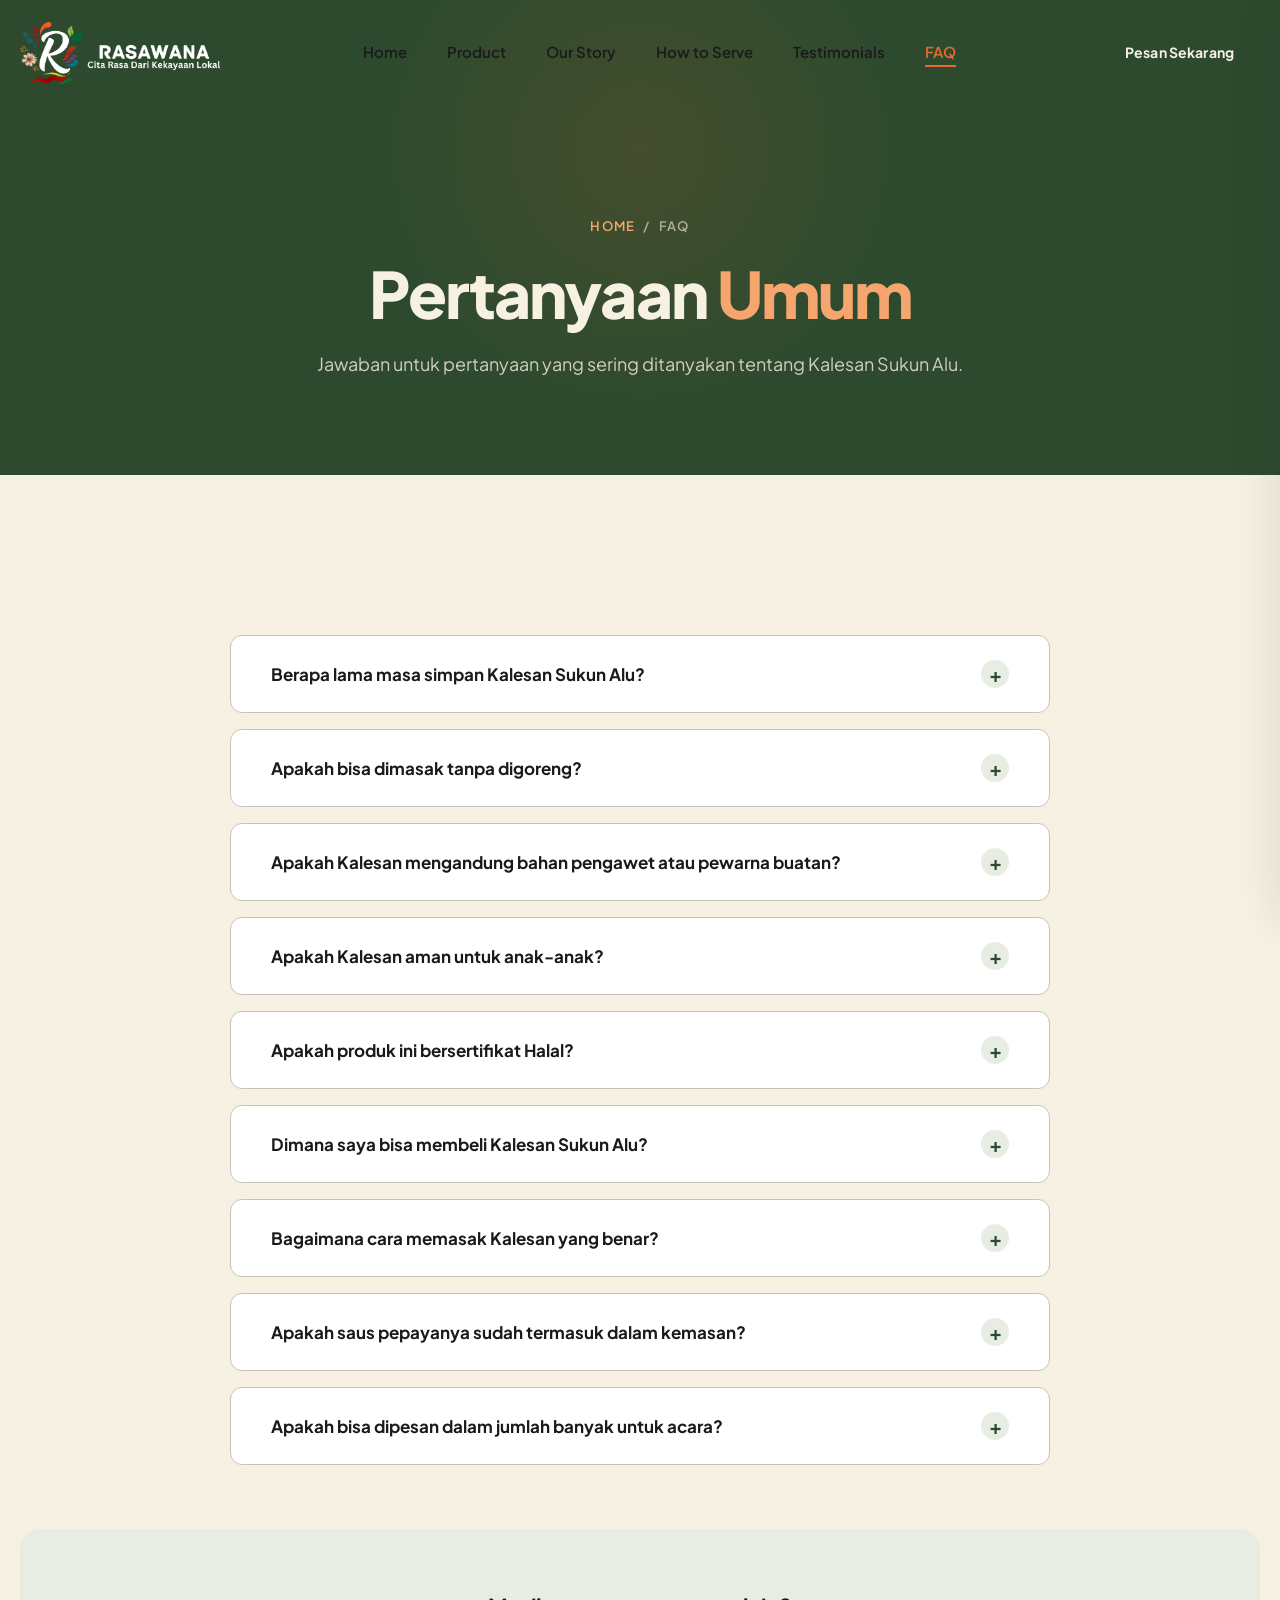
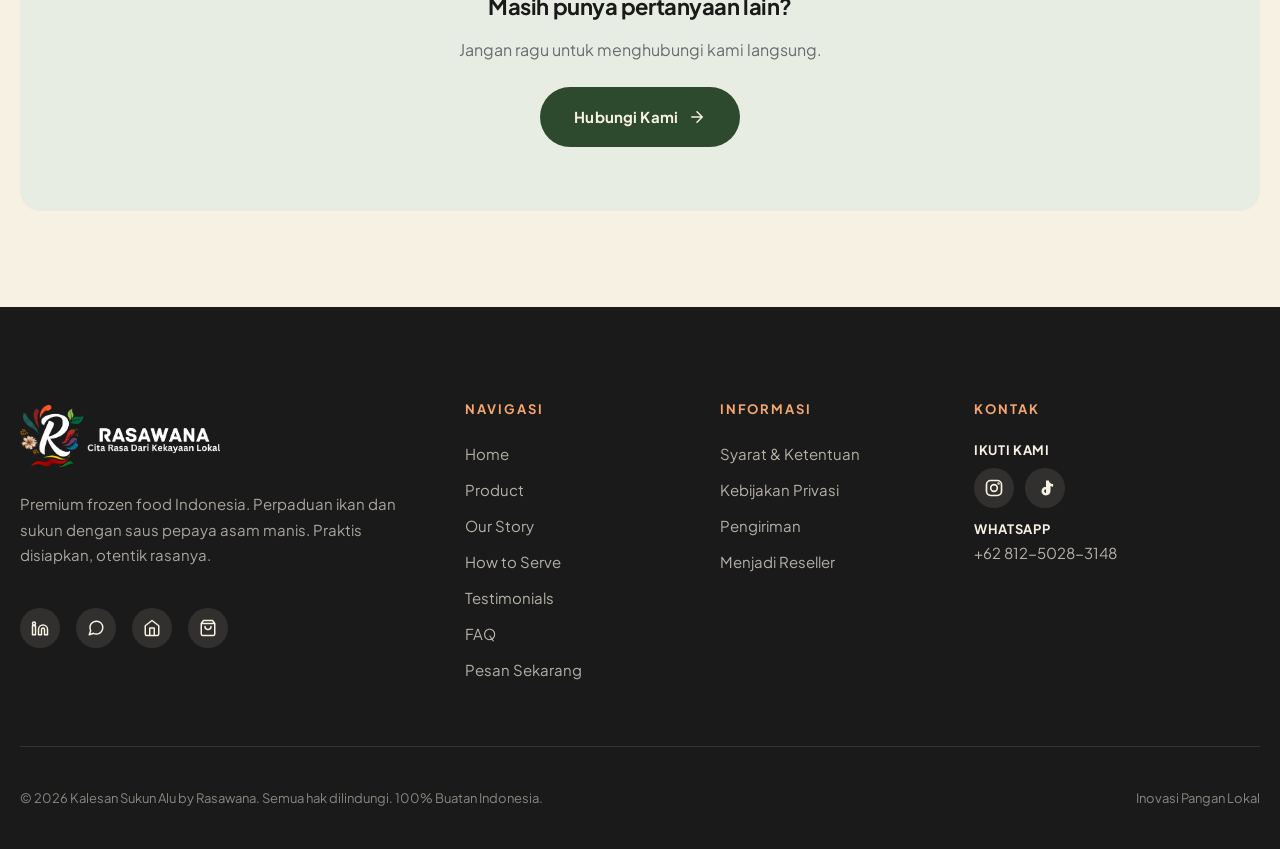
<file: faq.html>
<!doctype html>
<html lang="id">
<head>
  <meta charset="UTF-8" />
  <meta name="viewport" content="width=device-width, initial-scale=1.0" />
  <meta name="description" content="Kalesan Sukun Alu — Premium frozen food Indonesia. Perpaduan ikan dan sukun dengan saus pepaya asam manis. Praktis disiapkan, otentik rasanya." />
  <link rel="preconnect" href="https://fonts.googleapis.com" />
  <link rel="preconnect" href="https://fonts.gstatic.com" crossorigin />
  <link href="https://fonts.googleapis.com/css2?family=Plus+Jakarta+Sans:wght@400;500;600;700;800;900&display=swap" rel="stylesheet" />
  <link rel="stylesheet" href="styles.css" />
  <title>Pertanyaan Umum — Kalesan Sukun Alu</title>
</head>
<body>
  <nav class="navbar">
    <div class="container">
      <div class="navbar__inner">
        <a href="index.html" class="navbar__logo">
          <img src="images/logo-rasawana2.png" alt="Logo Rasawana" class="navbar__logo-image navbar__logo-image--dark" width="200px">
          <img src="images/logo-rasawana.png" alt="Logo Rasawana" class="navbar__logo-image navbar__logo-image--light" width="200px">
        </a>

        <ul class="navbar__menu">
          <li><a href="index.html" class="navbar__link">Home</a></li>
          <li><a href="product.html" class="navbar__link">Product</a></li>
          <li><a href="about.html" class="navbar__link">Our Story</a></li>
          <li><a href="how-to-serve.html" class="navbar__link">How to Serve</a></li>
          <li><a href="testimonials.html" class="navbar__link">Testimonials</a></li>
          <li><a href="faq.html" class="navbar__link active">FAQ</a></li>
        </ul>

        <div class="navbar__actions">
          <a href="order.html" class="btn btn--primary" style="padding: 0.75rem 1.5rem; font-size: 0.875rem;">
            Pesan Sekarang
          </a>
          <button class="navbar__mobile-toggle" aria-label="Open menu">
            <svg width="24" height="24" viewBox="0 0 24 24" fill="none" stroke="currentColor" stroke-width="2.5" stroke-linecap="round">
              <line x1="3" y1="6" x2="21" y2="6" />
              <line x1="3" y1="12" x2="21" y2="12" />
              <line x1="3" y1="18" x2="21" y2="18" />
            </svg>
          </button>
        </div>
      </div>
    </div>
  </nav>

  <div class="mobile-menu__backdrop"></div>
  <aside class="mobile-menu">
    <button class="mobile-menu__close" aria-label="Close menu">&times;</button>
    <a href="index.html" class="mobile-menu__link">Home</a>
    <a href="product.html" class="mobile-menu__link">Product</a>
    <a href="about.html" class="mobile-menu__link">Our Story</a>
    <a href="how-to-serve.html" class="mobile-menu__link">How to Serve</a>
    <a href="testimonials.html" class="mobile-menu__link">Testimonials</a>
    <a href="faq.html" class="mobile-menu__link">FAQ</a>
    <a href="order.html" class="btn btn--primary mobile-menu__cta">Pesan Sekarang</a>
  </aside>

  <main>
    <section class="page-header">
      <div class="container page-header__inner">
        <div class="breadcrumbs">
          <a href="index.html">Home</a>
          <span>/</span>
          <span>FAQ</span>
        </div>
        <h1 class="page-header__title">Pertanyaan <span style="color: var(--color-papaya-light);">Umum</span></h1>
        <p class="page-header__desc">
          Jawaban untuk pertanyaan yang sering ditanyakan tentang Kalesan Sukun Alu.
        </p>
      </div>
    </section>

    <section class="section">
      <div class="container">
        <div class="faq__list">
          <details class="faq-item">
            <summary class="faq-item__summary">
              Berapa lama masa simpan Kalesan Sukun Alu?
              <span class="faq-item__icon">+</span>
            </summary>
            <div class="faq-item__answer">Kalesan dapat disimpan di dalam freezer pada suhu -18&deg;C hingga beberapa bulan. Selalu cek tanggal kedaluwarsa pada kemasan. Setelah dimasak, sebaiknya segera dinikmati selagi hangat untuk kualitas terbaik.</div>
          </details>
          <details class="faq-item">
            <summary class="faq-item__summary">
              Apakah bisa dimasak tanpa digoreng?
              <span class="faq-item__icon">+</span>
            </summary>
            <div class="faq-item__answer">Tentu bisa! Anda bisa mengukus selama 20-30 menit hingga teksturnya kenyal, atau menggunakan airfryer dengan suhu 180&deg;C selama 12-15 menit hingga kecokelatan di kedua sisi. Memanggang di oven juga bisa.</div>
          </details>
          <details class="faq-item">
            <summary class="faq-item__summary">
              Apakah Kalesan mengandung bahan pengawet atau pewarna buatan?
              <span class="faq-item__icon">+</span>
            </summary>
            <div class="faq-item__answer">Tidak. Kalesan dibuat tanpa pengawet dan tanpa pewarna buatan. Produk ini juga tidak mengandung tambahan MSG. Kesegaran bahan dipertahankan melalui proses pembekuan modern yang higienis.</div>
          </details>
          <details class="faq-item">
            <summary class="faq-item__summary">
              Apakah Kalesan aman untuk anak-anak?
              <span class="faq-item__icon">+</span>
            </summary>
            <div class="faq-item__answer">Ya, Kalesan aman untuk anak-anak karena menggunakan bahan-bahan alami, tidak mengandung pengawet dan memiliki tekstur yang lembut. Namun tetap perhatikan ukuran potongan saat diberikan pada balita dan selalu awasi saat makan.</div>
          </details>
          <details class="faq-item">
            <summary class="faq-item__summary">
              Apakah produk ini bersertifikat Halal?
              <span class="faq-item__icon">+</span>
            </summary>
            <div class="faq-item__answer">Ya, Kalesan Sukun Alu telah tersertifikasi Halal oleh MUI. Semua bahan dan proses produksi sesuai dengan syariat Islam.</div>
          </details>
          <details class="faq-item">
            <summary class="faq-item__summary">
              Dimana saya bisa membeli Kalesan Sukun Alu?
              <span class="faq-item__icon">+</span>
            </summary>
            <div class="faq-item__answer">Saat ini Kalesan tersedia melalui pemesanan langsung via WhatsApp, serta di berbagai marketplace seperti Tokopedia dan Shopee. Kami juga melayani pemesanan untuk area Jabodetabek, Bandung, dan kota-kota besar lainnya di Pulau Jawa.</div>
          </details>
          <details class="faq-item">
            <summary class="faq-item__summary">
              Bagaimana cara memasak Kalesan yang benar?
              <span class="faq-item__icon">+</span>
            </summary>
            <div class="faq-item__answer">Cara termudah adalah menggorengnya dalam minyak panas dengan api sedang hingga semua sisi berwarna kecoklatan (4-5 menit). Anda juga bisa mengukus, memakai airfryer, atau memanggang di oven. Petunjuk lengkap ada di kemasan.</div>
          </details>
          <details class="faq-item">
            <summary class="faq-item__summary">
              Apakah saus pepayanya sudah termasuk dalam kemasan?
              <span class="faq-item__icon">+</span>
            </summary>
            <div class="faq-item__answer">Ya! Setiap kemasan Kalesan Sukun Alu 325 gram sudah termasuk bumbu/saus pepaya asam manis yang siap disajikan. Anda tidak perlu menyiapkan saus tambahan kecuali ingin menambah selera sendiri.</div>
          </details>
          <details class="faq-item">
            <summary class="faq-item__summary">
              Apakah bisa dipesan dalam jumlah banyak untuk acara?
              <span class="faq-item__icon">+</span>
            </summary>
            <div class="faq-item__answer">Tentu, kami melayani pemesanan partai besar untuk acara, arisan, atau reseller. Silakan hubungi kami melalui WhatsApp untuk informasi harga grosir dan pengiriman.</div>
          </details>
        </div>
        <div style="text-align: center; margin-top: var(--space-xl); padding: var(--space-xl); background: var(--color-green-mist); border-radius: var(--radius-lg);">
          <h3 class="heading-sm" style="margin-bottom: var(--space-sm);">Masih punya pertanyaan lain?</h3>
          <p style="margin-bottom: var(--space-md);">Jangan ragu untuk menghubungi kami langsung.</p>
          <a href="order.html" class="btn btn--primary">
            Hubungi Kami <svg xmlns="http://www.w3.org/2000/svg" width="18" height="18" viewBox="0 0 24 24" fill="none" stroke="currentColor" stroke-width="2" stroke-linecap="round" stroke-linejoin="round"><path d="M5 12h14M12 5l7 7-7 7"/></svg>
          </a>
        </div>
      </div>
    </section>

  </main>
  <footer class="footer">
    <div class="container">
      <div class="footer__grid">
        <div>
          <img src="images/logo-rasawana2.png" alt="Logo Rasawana" class="footer__logo-image" width="200px">
          <p class="footer__desc">
            Premium frozen food Indonesia. Perpaduan ikan dan sukun dengan saus pepaya asam manis.
            Praktis disiapkan, otentik rasanya.
          </p>
          <div class="footer__socials">
            <a href="#" class="footer__social" aria-label="Instagram"><svg xmlns="http://www.w3.org/2000/svg" width="18" height="18" viewBox="0 0 24 24" fill="none" stroke="currentColor" stroke-width="2" stroke-linecap="round" stroke-linejoin="round"><path d="M16 8a6 6 0 0 1 6 6v7h-4v-7a2 2 0 0 0-4 0v7h-4v-7a6 6 0 0 1 6-6zM2 9h4v12H2zM4 4a2 2 0 1 0 0 4 2 2 0 0 0 0-4z"/></svg></a>
            <a href="#" class="footer__social" aria-label="WhatsApp"><svg xmlns="http://www.w3.org/2000/svg" width="18" height="18" viewBox="0 0 24 24" fill="none" stroke="currentColor" stroke-width="2" stroke-linecap="round" stroke-linejoin="round"><path d="M21 11.5a8.38 8.38 0 0 1-.9 3.8 8.5 8.5 0 0 1-7.6 4.7 8.38 8.38 0 0 1-3.8-.9L3 21l1.9-5.7a8.38 8.38 0 0 1-.9-3.8 8.5 8.5 0 0 1 4.7-7.6 8.38 8.38 0 0 1 3.8-.9h.5a8.48 8.48 0 0 1 8 8v.5z"/></svg></a>
            <a href="#" class="footer__social" aria-label="Tokopedia"><svg xmlns="http://www.w3.org/2000/svg" width="18" height="18" viewBox="0 0 24 24" fill="none" stroke="currentColor" stroke-width="2" stroke-linecap="round" stroke-linejoin="round"><path d="M3 9l9-7 9 7v11a2 2 0 0 1-2 2H5a2 2 0 0 1-2-2z M9 22V12h6v10"/></svg></a>
            <a href="#" class="footer__social" aria-label="Shopee"><svg xmlns="http://www.w3.org/2000/svg" width="18" height="18" viewBox="0 0 24 24" fill="none" stroke="currentColor" stroke-width="2" stroke-linecap="round" stroke-linejoin="round"><path d="M6 2L3 6v14a2 2 0 0 0 2 2h14a2 2 0 0 0 2-2V6l-3-4zM3 6h18M16 10a4 4 0 0 1-8 0"/></svg></a>
          </div>
        </div>

        <div>
          <h4 class="footer__col-title">Navigasi</h4>
          <ul class="footer__links">
            <li><a href="index.html" class="footer__link">Home</a></li>
            <li><a href="product.html" class="footer__link">Product</a></li>
            <li><a href="about.html" class="footer__link">Our Story</a></li>
            <li><a href="how-to-serve.html" class="footer__link">How to Serve</a></li>
            <li><a href="testimonials.html" class="footer__link">Testimonials</a></li>
            <li><a href="faq.html" class="footer__link">FAQ</a></li>
            <li><a href="order.html" class="footer__link">Pesan Sekarang</a></li>
          </ul>
        </div>

        <div>
          <h4 class="footer__col-title">Informasi</h4>
          <ul class="footer__links">
            <li><a href="#" class="footer__link">Syarat &amp; Ketentuan</a></li>
            <li><a href="#" class="footer__link">Kebijakan Privasi</a></li>
            <li><a href="#" class="footer__link">Pengiriman</a></li>
            <li><a href="#" class="footer__link">Menjadi Reseller</a></li>
          </ul>
        </div>

        <div>
          <h4 class="footer__col-title">Kontak</h4>
          <div class="footer__contact-list">
            <div class="footer__contact-item">
              <strong>Ikuti Kami</strong>
              <div class="footer__contact-socials">
                <a href="https://www.instagram.com/_rasawana?igsi=MWJ3NXJrdnV4dTBo" class="footer__contact-social" target="_blank" rel="noopener noreferrer" aria-label="Instagram">
                  <svg xmlns="http://www.w3.org/2000/svg" width="20" height="20" viewBox="0 0 24 24" fill="none" stroke="currentColor" stroke-width="2" stroke-linecap="round" stroke-linejoin="round"><rect x="3" y="3" width="18" height="18" rx="5"/><circle cx="12" cy="12" r="4"/><circle cx="17.5" cy="6.5" r="0.5" fill="currentColor"/></svg>
                </a>
                <a href="https://www.tiktok.com/@_rasawana?_r=1&amp;_t=ZS-99AtViNOL5Q" class="footer__contact-social" target="_blank" rel="noopener noreferrer" aria-label="TikTok">
                  <svg xmlns="http://www.w3.org/2000/svg" width="20" height="20" viewBox="0 0 24 24" fill="currentColor" aria-hidden="true"><path d="M16.6 3c.2 1.5 1.1 2.7 2.4 3.5.8.5 1.7.8 2.7.8v3.1c-1.1 0-2.2-.3-3.1-.8v6.1c0 3-2.4 5.3-5.4 5.3-1.1 0-2.2-.3-3.1-.9-1.4-.9-2.3-2.5-2.3-4.4 0-3 2.4-5.3 5.4-5.3.3 0 .6 0 .9.1v3.2c-.3-.1-.6-.2-.9-.2-1.2 0-2.2 1-2.2 2.2s1 2.2 2.2 2.2V3h3.2z"/></svg>
                </a>
              </div>
            </div>
            <div class="footer__contact-item">
              <strong>WhatsApp</strong>
              +62 812-5028-3148
            </div>
          </div>
        </div>
      </div>

      <div class="footer__bottom">
        <p class="footer__copy">&copy; 2026 Kalesan Sukun Alu by Rasawana. Semua hak dilindungi. 100% Buatan Indonesia.</p>
        <div class="footer__bottom-links">
          <span class="footer__bottom-link">Inovasi Pangan Lokal</span>
        </div>
      </div>
    </div>
  </footer>

  <script src="script.js"></script>
</body>
</html>
</file>
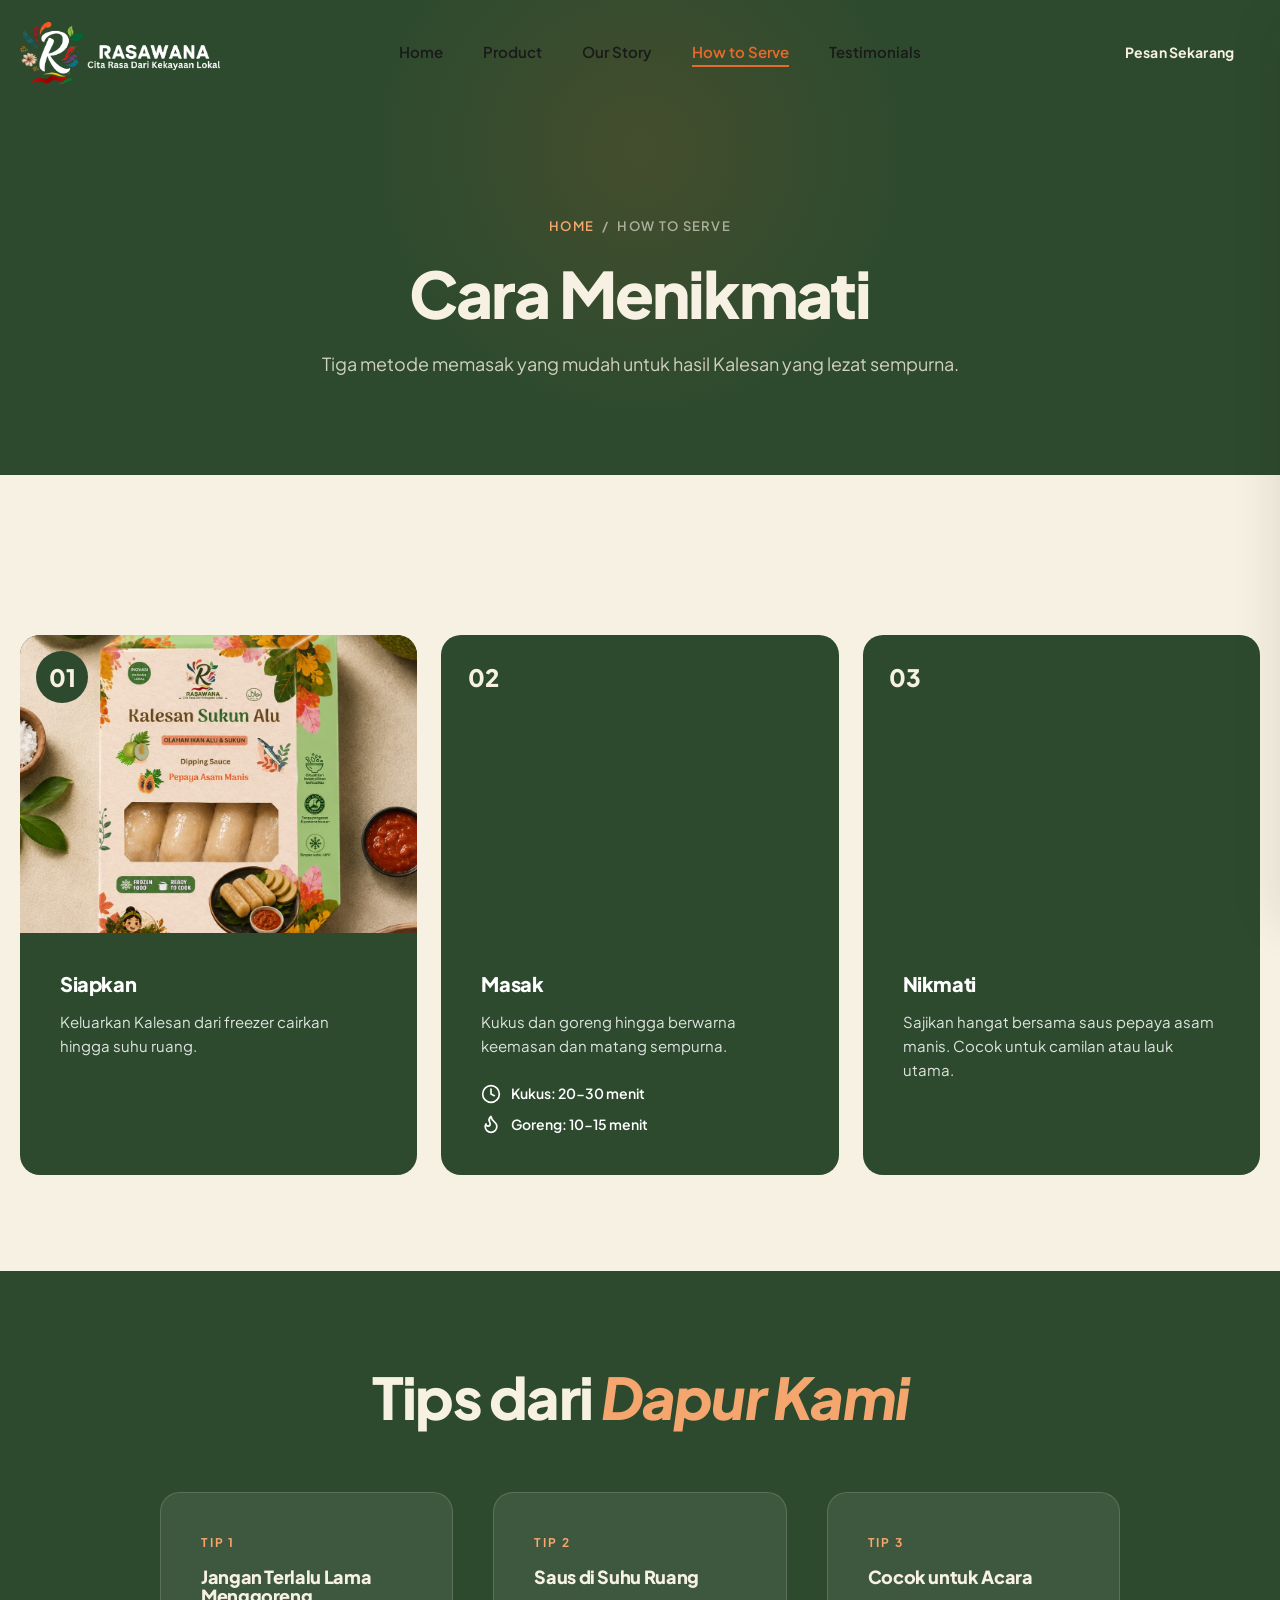
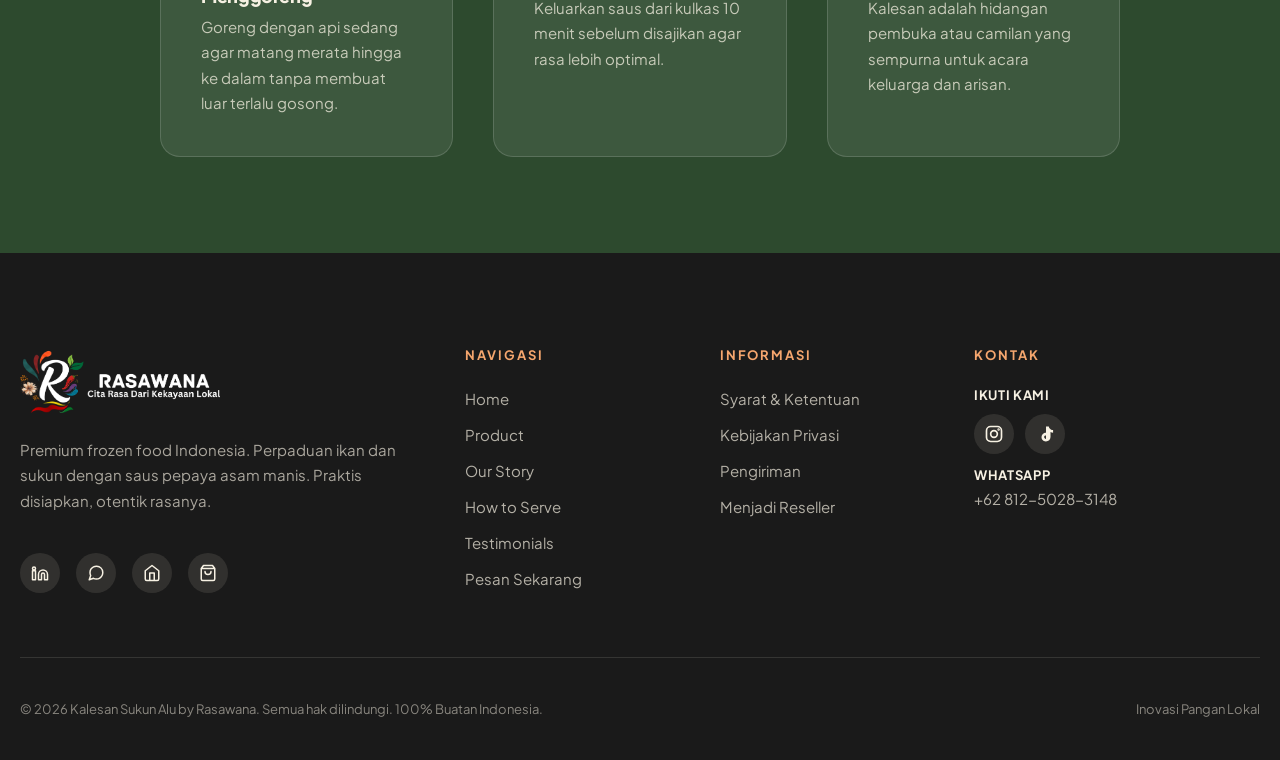
<file: how-to-serve.html>
<!doctype html>
<html lang="id">
<head>
  <meta charset="UTF-8" />
  <meta name="viewport" content="width=device-width, initial-scale=1.0" />
  <meta name="description" content="Kalesan Sukun Alu — Premium frozen food Indonesia. Perpaduan ikan dan sukun dengan saus pepaya asam manis. Praktis disiapkan, otentik rasanya." />
  <link rel="preconnect" href="https://fonts.googleapis.com" />
  <link rel="preconnect" href="https://fonts.gstatic.com" crossorigin />
  <link href="https://fonts.googleapis.com/css2?family=Plus+Jakarta+Sans:wght@400;500;600;700;800;900&display=swap" rel="stylesheet" />
  <link rel="stylesheet" href="styles.css" />
  <title>Cara Menikmati — Kalesan Sukun Alu</title>
</head>
<body>
  <nav class="navbar">
    <div class="container">
      <div class="navbar__inner">
        <a href="index.html" class="navbar__logo">
          <img src="images/logo-rasawana2.png" alt="Logo Rasawana" class="navbar__logo-image navbar__logo-image--dark" width="200px">
          <img src="images/logo-rasawana.png" alt="Logo Rasawana" class="navbar__logo-image navbar__logo-image--light" width="200px">
        </a>

        <ul class="navbar__menu">
          <li><a href="index.html" class="navbar__link">Home</a></li>
          <li><a href="product.html" class="navbar__link">Product</a></li>
          <li><a href="about.html" class="navbar__link">Our Story</a></li>
          <li><a href="how-to-serve.html" class="navbar__link active">How to Serve</a></li>
          <li><a href="testimonials.html" class="navbar__link">Testimonials</a></li>
        </ul>

        <div class="navbar__actions">
          <a href="order.html" class="btn btn--primary" style="padding: 0.75rem 1.5rem; font-size: 0.875rem;">
            Pesan Sekarang
          </a>
          <button class="navbar__mobile-toggle" aria-label="Open menu">
            <svg width="24" height="24" viewBox="0 0 24 24" fill="none" stroke="currentColor" stroke-width="2.5" stroke-linecap="round">
              <line x1="3" y1="6" x2="21" y2="6" />
              <line x1="3" y1="12" x2="21" y2="12" />
              <line x1="3" y1="18" x2="21" y2="18" />
            </svg>
          </button>
        </div>
      </div>
    </div>
  </nav>

  <div class="mobile-menu__backdrop"></div>
  <aside class="mobile-menu">
    <button class="mobile-menu__close" aria-label="Close menu">&times;</button>
    <a href="index.html" class="mobile-menu__link">Home</a>
    <a href="product.html" class="mobile-menu__link">Product</a>
    <a href="about.html" class="mobile-menu__link">Our Story</a>
    <a href="how-to-serve.html" class="mobile-menu__link">How to Serve</a>
    <a href="testimonials.html" class="mobile-menu__link">Testimonials</a>
    <a href="order.html" class="btn btn--primary mobile-menu__cta">Pesan Sekarang</a>
  </aside>

  <main>
    <section class="page-header">
      <div class="container page-header__inner">
        <div class="breadcrumbs">
          <a href="index.html">Home</a>
          <span>/</span>
          <span>How to Serve</span>
        </div>
        <h1 class="page-header__title">Cara Menikmati</h1>
        <p class="page-header__desc">
          Tiga metode memasak yang mudah untuk hasil Kalesan yang lezat sempurna.
        </p>
      </div>
    </section>

    <section class="section">
      <div class="container">
        <div class="steps-grid">
          <div class="step-card">
            <div class="step-card__image-wrap">
              <img src="images/packaging-box.jpeg" alt="Siapkan Kalesan dari freezer" class="step-card__image" />
              <div class="step-card__number">01</div>
            </div>
            <div class="step-card__body">
              <h3 class="step-card__title">Siapkan</h3>
              <p class="step-card__desc">
                Keluarkan Kalesan dari freezer cairkan hingga suhu ruang.
              </p>
            </div>
          </div>

          <div class="step-card">
            <div class="step-card__image-wrap">
              <video class="product-card__image" autoplay muted loop playsinline aria-label="Video ikan dan sukun segar">
                <source src="images/video3.mp4" type="video/mp4" />
              </video>
              <div class="step-card__number">02</div>
            </div>
            <div class="step-card__body">
              <h3 class="step-card__title">Masak</h3>
              <p class="step-card__desc">
                Kukus dan goreng hingga berwarna keemasan dan matang sempurna.
              </p>
              <div class="step-card__methods">
                <div class="step-method"><svg xmlns="http://www.w3.org/2000/svg" width="20" height="20" viewBox="0 0 24 24" fill="none" stroke="currentColor" stroke-width="2" stroke-linecap="round" stroke-linejoin="round"><path d="M12 6v6l4 2M12 22a10 10 0 1 0 0-20 10 10 0 0 0 0 20z"/></svg> Kukus: 20-30 menit</div>
                <div class="step-method"><svg xmlns="http://www.w3.org/2000/svg" width="20" height="20" viewBox="0 0 24 24" fill="none" stroke="currentColor" stroke-width="2" stroke-linecap="round" stroke-linejoin="round"><path d="M8.5 14.5A2.5 2.5 0 0 0 11 12c0-1.38-.5-2-1-3-1.072-2.143-.224-4.054 2-6 .5 2.5 2 4.9 4 6.5 2 1.6 3 3.5 3 5.5a7 7 0 1 1-14 0c0-1.153.433-2.294 1-3a2.5 2.5 0 0 0 2.5 2.5z"/></svg> Goreng: 10-15 menit</div>
              </div>
            </div>
          </div>

          <div class="step-card">
            <div class="step-card__image-wrap">
              <video class="product-card__image" autoplay muted loop playsinline aria-label="Video ikan dan sukun segar">
                <source src="images/video1.mp4" type="video/mp4" />
              </video>
              <div class="step-card__number">03</div>
            </div>
            <div class="step-card__body">
              <h3 class="step-card__title">Nikmati</h3>
              <p class="step-card__desc">
                Sajikan hangat bersama saus pepaya asam manis. Cocok untuk camilan atau lauk utama.
              </p>
            </div>
          </div>
        </div>
      </div>
    </section>

    <section class="section section--green">
      <div class="container">
        <div style="text-align: center; max-width: 640px; margin: 0 auto;">
          <h2 class="heading-lg" style="color: var(--color-cream);">Tips dari <em style="color: var(--color-papaya-light);">Dapur Kami</em></h2>
        </div>
        <div class="benefits-grid tips-grid" style="margin-top: var(--space-xl);">
          <div style="background: rgba(255,255,255,0.08); border: 1px solid rgba(255,255,255,0.15); padding: var(--space-lg); border-radius: var(--radius-lg);">
            <div style="color: var(--color-papaya-light); font-size: 0.75rem; font-weight: 700; letter-spacing: 0.15em; text-transform: uppercase; margin-bottom: var(--space-sm);">Tip 1</div>
            <h3 style="color: var(--color-cream); font-size: 1.125rem; font-weight: 800; margin-bottom: 0.5rem;">Jangan Terlalu Lama Menggoreng</h3>
            <p style="color: rgba(247, 241, 227, 0.75); font-size: 0.9375rem;">Goreng dengan api sedang agar matang merata hingga ke dalam tanpa membuat luar terlalu gosong.</p>
          </div>
          <div style="background: rgba(255,255,255,0.08); border: 1px solid rgba(255,255,255,0.15); padding: var(--space-lg); border-radius: var(--radius-lg);">
            <div style="color: var(--color-papaya-light); font-size: 0.75rem; font-weight: 700; letter-spacing: 0.15em; text-transform: uppercase; margin-bottom: var(--space-sm);">Tip 2</div>
            <h3 style="color: var(--color-cream); font-size: 1.125rem; font-weight: 800; margin-bottom: 0.5rem;">Saus di Suhu Ruang</h3>
            <p style="color: rgba(247, 241, 227, 0.75); font-size: 0.9375rem;">Keluarkan saus dari kulkas 10 menit sebelum disajikan agar rasa lebih optimal.</p>
          </div>
          <div style="background: rgba(255,255,255,0.08); border: 1px solid rgba(255,255,255,0.15); padding: var(--space-lg); border-radius: var(--radius-lg);">
            <div style="color: var(--color-papaya-light); font-size: 0.75rem; font-weight: 700; letter-spacing: 0.15em; text-transform: uppercase; margin-bottom: var(--space-sm);">Tip 3</div>
            <h3 style="color: var(--color-cream); font-size: 1.125rem; font-weight: 800; margin-bottom: 0.5rem;">Cocok untuk Acara</h3>
            <p style="color: rgba(247, 241, 227, 0.75); font-size: 0.9375rem;">Kalesan adalah hidangan pembuka atau camilan yang sempurna untuk acara keluarga dan arisan.</p>
          </div>
        </div>
      </div>
    </section>

  </main>
  <footer class="footer">
    <div class="container">
      <div class="footer__grid">
        <div>
          <img src="images/logo-rasawana2.png" alt="Logo Rasawana" class="footer__logo-image" width="200px">
          <p class="footer__desc">
            Premium frozen food Indonesia. Perpaduan ikan dan sukun dengan saus pepaya asam manis.
            Praktis disiapkan, otentik rasanya.
          </p>
          <div class="footer__socials">
            <a href="#" class="footer__social" aria-label="Instagram"><svg xmlns="http://www.w3.org/2000/svg" width="18" height="18" viewBox="0 0 24 24" fill="none" stroke="currentColor" stroke-width="2" stroke-linecap="round" stroke-linejoin="round"><path d="M16 8a6 6 0 0 1 6 6v7h-4v-7a2 2 0 0 0-4 0v7h-4v-7a6 6 0 0 1 6-6zM2 9h4v12H2zM4 4a2 2 0 1 0 0 4 2 2 0 0 0 0-4z"/></svg></a>
            <a href="#" class="footer__social" aria-label="WhatsApp"><svg xmlns="http://www.w3.org/2000/svg" width="18" height="18" viewBox="0 0 24 24" fill="none" stroke="currentColor" stroke-width="2" stroke-linecap="round" stroke-linejoin="round"><path d="M21 11.5a8.38 8.38 0 0 1-.9 3.8 8.5 8.5 0 0 1-7.6 4.7 8.38 8.38 0 0 1-3.8-.9L3 21l1.9-5.7a8.38 8.38 0 0 1-.9-3.8 8.5 8.5 0 0 1 4.7-7.6 8.38 8.38 0 0 1 3.8-.9h.5a8.48 8.48 0 0 1 8 8v.5z"/></svg></a>
            <a href="#" class="footer__social" aria-label="Tokopedia"><svg xmlns="http://www.w3.org/2000/svg" width="18" height="18" viewBox="0 0 24 24" fill="none" stroke="currentColor" stroke-width="2" stroke-linecap="round" stroke-linejoin="round"><path d="M3 9l9-7 9 7v11a2 2 0 0 1-2 2H5a2 2 0 0 1-2-2z M9 22V12h6v10"/></svg></a>
            <a href="#" class="footer__social" aria-label="Shopee"><svg xmlns="http://www.w3.org/2000/svg" width="18" height="18" viewBox="0 0 24 24" fill="none" stroke="currentColor" stroke-width="2" stroke-linecap="round" stroke-linejoin="round"><path d="M6 2L3 6v14a2 2 0 0 0 2 2h14a2 2 0 0 0 2-2V6l-3-4zM3 6h18M16 10a4 4 0 0 1-8 0"/></svg></a>
          </div>
        </div>

        <div>
          <h4 class="footer__col-title">Navigasi</h4>
          <ul class="footer__links">
            <li><a href="index.html" class="footer__link">Home</a></li>
            <li><a href="product.html" class="footer__link">Product</a></li>
            <li><a href="about.html" class="footer__link">Our Story</a></li>
            <li><a href="how-to-serve.html" class="footer__link">How to Serve</a></li>
            <li><a href="testimonials.html" class="footer__link">Testimonials</a></li>
            <li><a href="order.html" class="footer__link">Pesan Sekarang</a></li>
          </ul>
        </div>

        <div>
          <h4 class="footer__col-title">Informasi</h4>
          <ul class="footer__links">
            <li><a href="#" class="footer__link">Syarat &amp; Ketentuan</a></li>
            <li><a href="#" class="footer__link">Kebijakan Privasi</a></li>
            <li><a href="#" class="footer__link">Pengiriman</a></li>
            <li><a href="#" class="footer__link">Menjadi Reseller</a></li>
          </ul>
        </div>

        <div>
          <h4 class="footer__col-title">Kontak</h4>
          <div class="footer__contact-list">
            <div class="footer__contact-item">
              <strong>Ikuti Kami</strong>
              <div class="footer__contact-socials">
                <a href="https://www.instagram.com/_rasawana?igsi=MWJ3NXJrdnV4dTBo" class="footer__contact-social" target="_blank" rel="noopener noreferrer" aria-label="Instagram">
                  <svg xmlns="http://www.w3.org/2000/svg" width="20" height="20" viewBox="0 0 24 24" fill="none" stroke="currentColor" stroke-width="2" stroke-linecap="round" stroke-linejoin="round"><rect x="3" y="3" width="18" height="18" rx="5"/><circle cx="12" cy="12" r="4"/><circle cx="17.5" cy="6.5" r="0.5" fill="currentColor"/></svg>
                </a>
                <a href="https://www.tiktok.com/@_rasawana?_r=1&amp;_t=ZS-99AtViNOL5Q" class="footer__contact-social" target="_blank" rel="noopener noreferrer" aria-label="TikTok">
                  <svg xmlns="http://www.w3.org/2000/svg" width="20" height="20" viewBox="0 0 24 24" fill="currentColor" aria-hidden="true"><path d="M16.6 3c.2 1.5 1.1 2.7 2.4 3.5.8.5 1.7.8 2.7.8v3.1c-1.1 0-2.2-.3-3.1-.8v6.1c0 3-2.4 5.3-5.4 5.3-1.1 0-2.2-.3-3.1-.9-1.4-.9-2.3-2.5-2.3-4.4 0-3 2.4-5.3 5.4-5.3.3 0 .6 0 .9.1v3.2c-.3-.1-.6-.2-.9-.2-1.2 0-2.2 1-2.2 2.2s1 2.2 2.2 2.2V3h3.2z"/></svg>
                </a>
              </div>
            </div>
            <div class="footer__contact-item">
              <strong>WhatsApp</strong>
              +62 812-5028-3148
            </div>
          </div>
        </div>
      </div>

      <div class="footer__bottom">
        <p class="footer__copy">&copy; 2026 Kalesan Sukun Alu by Rasawana. Semua hak dilindungi. 100% Buatan Indonesia.</p>
        <div class="footer__bottom-links">
          <span class="footer__bottom-link">Inovasi Pangan Lokal</span>
        </div>
      </div>
    </div>
  </footer>

  <script src="script.js"></script>
</body>
</html>
</file>
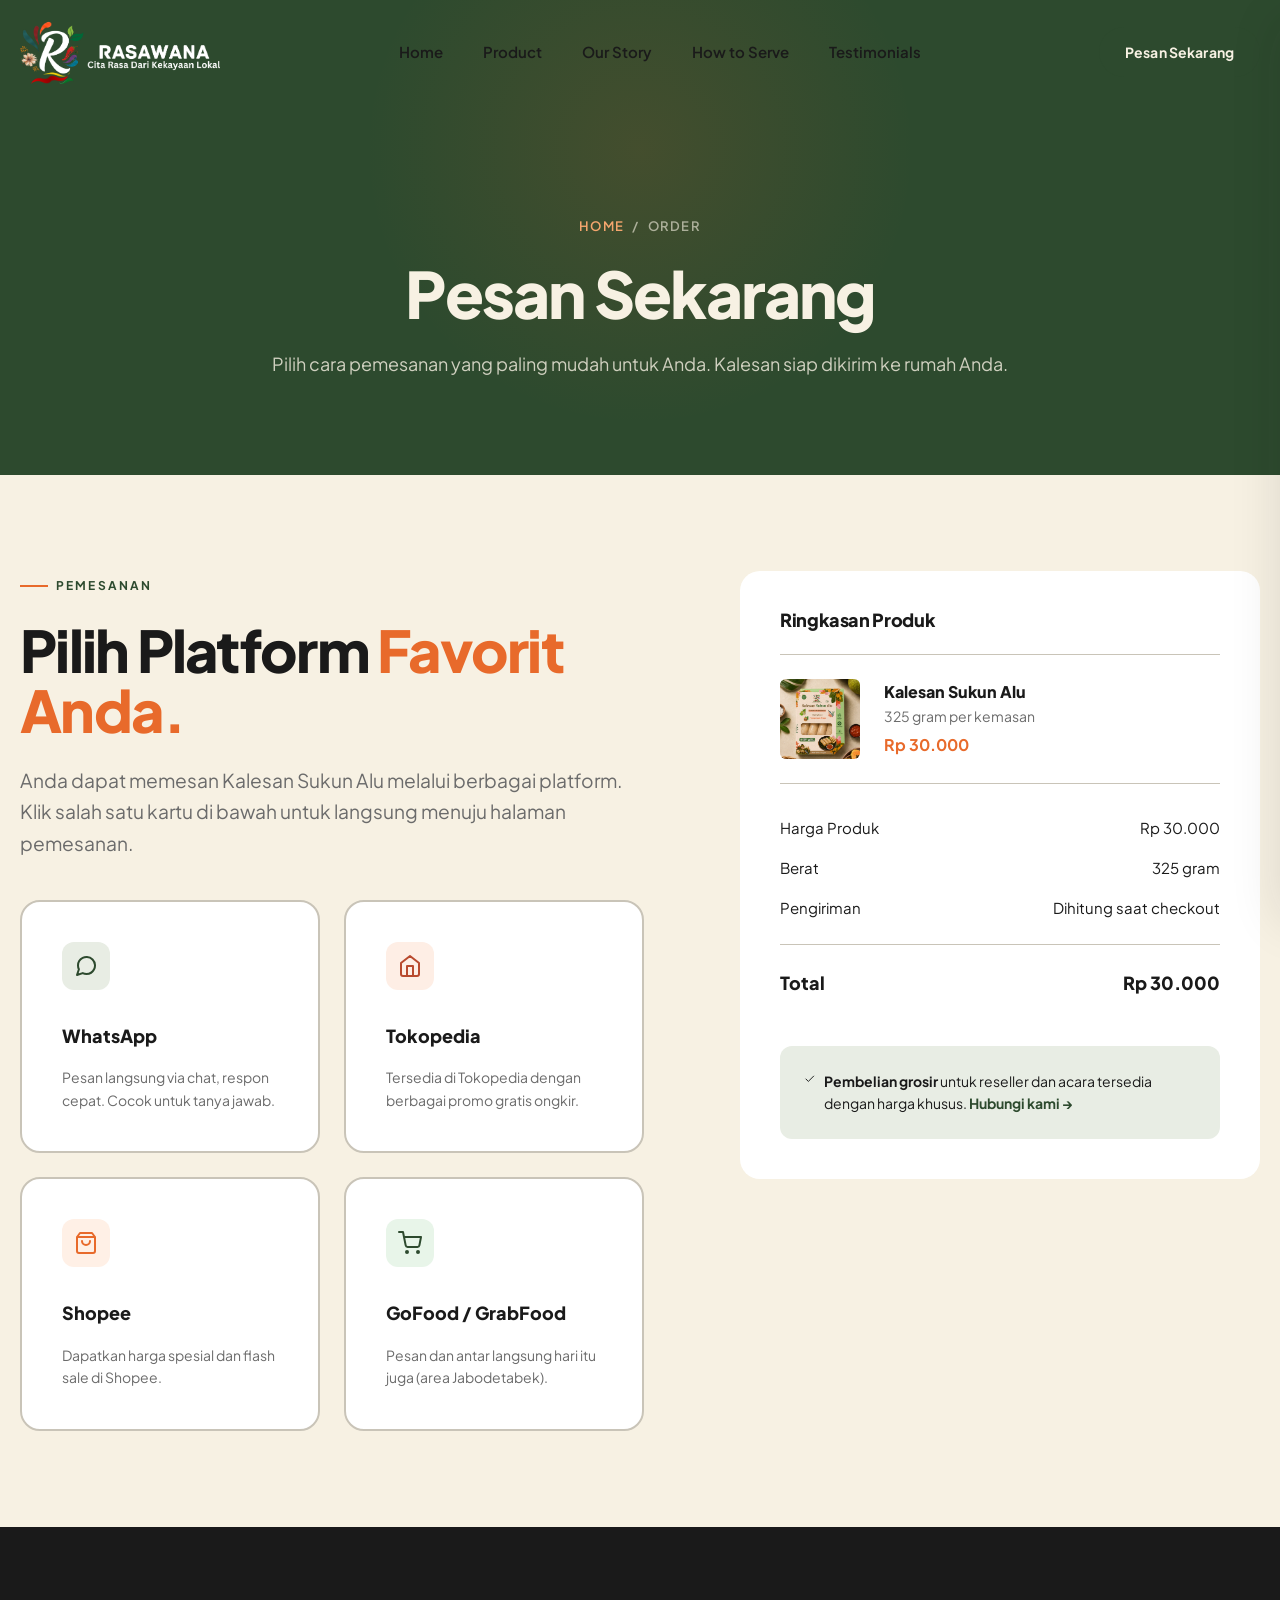
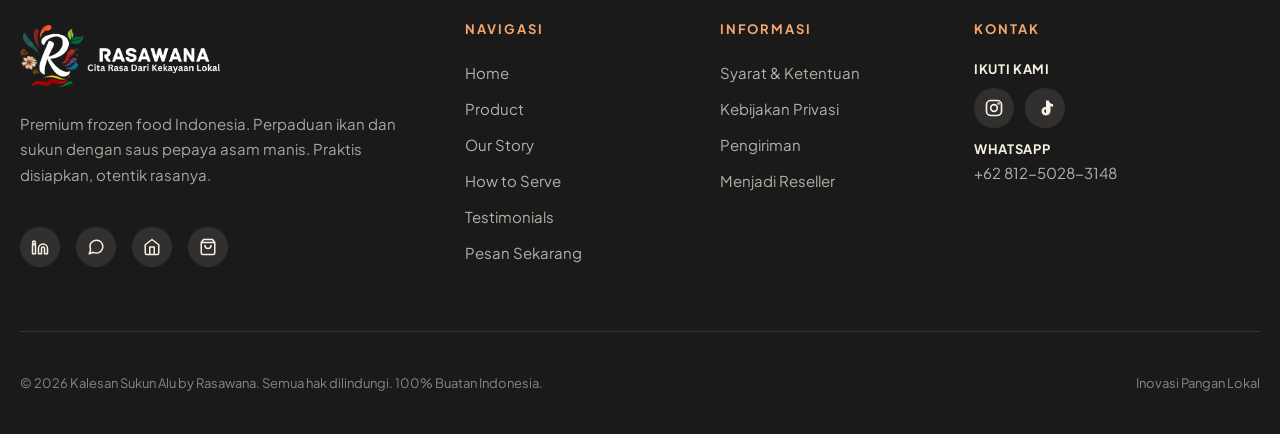
<file: order.html>
<!doctype html>
<html lang="id">
<head>
  <meta charset="UTF-8" />
  <meta name="viewport" content="width=device-width, initial-scale=1.0" />
  <meta name="description" content="Kalesan Sukun Alu — Premium frozen food Indonesia. Perpaduan ikan dan sukun dengan saus pepaya asam manis. Praktis disiapkan, otentik rasanya." />
  <link rel="preconnect" href="https://fonts.googleapis.com" />
  <link rel="preconnect" href="https://fonts.gstatic.com" crossorigin />
  <link href="https://fonts.googleapis.com/css2?family=Plus+Jakarta+Sans:wght@400;500;600;700;800;900&display=swap" rel="stylesheet" />
  <link rel="stylesheet" href="styles.css" />
  <title>Pesan Sekarang — Kalesan Sukun Alu</title>
</head>
<body>
  <nav class="navbar">
    <div class="container">
      <div class="navbar__inner">
        <a href="index.html" class="navbar__logo">
          <img src="images/logo-rasawana2.png" alt="Logo Rasawana" class="navbar__logo-image navbar__logo-image--dark" width="200px">
          <img src="images/logo-rasawana.png" alt="Logo Rasawana" class="navbar__logo-image navbar__logo-image--light" width="200px">
        </a>

        <ul class="navbar__menu">
          <li><a href="index.html" class="navbar__link">Home</a></li>
          <li><a href="product.html" class="navbar__link">Product</a></li>
          <li><a href="about.html" class="navbar__link">Our Story</a></li>
          <li><a href="how-to-serve.html" class="navbar__link">How to Serve</a></li>
          <li><a href="testimonials.html" class="navbar__link">Testimonials</a></li>
        </ul>

        <div class="navbar__actions">
          <a href="order.html" class="btn btn--primary" style="padding: 0.75rem 1.5rem; font-size: 0.875rem;">
            Pesan Sekarang
          </a>
          <button class="navbar__mobile-toggle" aria-label="Open menu">
            <svg width="24" height="24" viewBox="0 0 24 24" fill="none" stroke="currentColor" stroke-width="2.5" stroke-linecap="round">
              <line x1="3" y1="6" x2="21" y2="6" />
              <line x1="3" y1="12" x2="21" y2="12" />
              <line x1="3" y1="18" x2="21" y2="18" />
            </svg>
          </button>
        </div>
      </div>
    </div>
  </nav>

  <div class="mobile-menu__backdrop"></div>
  <aside class="mobile-menu">
    <button class="mobile-menu__close" aria-label="Close menu">&times;</button>
    <a href="index.html" class="mobile-menu__link">Home</a>
    <a href="product.html" class="mobile-menu__link">Product</a>
    <a href="about.html" class="mobile-menu__link">Our Story</a>
    <a href="how-to-serve.html" class="mobile-menu__link">How to Serve</a>
    <a href="testimonials.html" class="mobile-menu__link">Testimonials</a>
    <a href="order.html" class="btn btn--primary mobile-menu__cta">Pesan Sekarang</a>
  </aside>

  <main>
    <section class="page-header">
      <div class="container page-header__inner">
        <div class="breadcrumbs">
          <a href="index.html">Home</a>
          <span>/</span>
          <span>Order</span>
        </div>
        <h1 class="page-header__title">Pesan Sekarang</h1>
        <p class="page-header__desc">
          Pilih cara pemesanan yang paling mudah untuk Anda. Kalesan siap dikirim ke rumah Anda.
        </p>
      </div>
    </section>

    <section class="section">
      <div class="container">
        <div class="order-grid">
          <div>
            <span class="eyebrow">Pemesanan</span>
            <h2 class="heading-lg">Pilih Platform <span class="text-papaya">Favorit Anda.</span></h2>
            <p class="lead" style="margin-top: var(--space-md);">
              Anda dapat memesan Kalesan Sukun Alu melalui berbagai platform. Klik salah satu kartu di bawah untuk langsung menuju halaman pemesanan.
            </p>

            <div class="order-methods">
              <a href="#" class="order-method">
                <div class="order-method__icon"><svg xmlns="http://www.w3.org/2000/svg" width="24" height="24" viewBox="0 0 24 24" fill="none" stroke="currentColor" stroke-width="2" stroke-linecap="round" stroke-linejoin="round"><path d="M21 11.5a8.38 8.38 0 0 1-.9 3.8 8.5 8.5 0 0 1-7.6 4.7 8.38 8.38 0 0 1-3.8-.9L3 21l1.9-5.7a8.38 8.38 0 0 1-.9-3.8 8.5 8.5 0 0 1 4.7-7.6 8.38 8.38 0 0 1 3.8-.9h.5a8.48 8.48 0 0 1 8 8v.5z"/></svg></div>
                <div class="order-method__name">WhatsApp</div>
                <div class="order-method__desc">Pesan langsung via chat, respon cepat. Cocok untuk tanya jawab.</div>
              </a>

              <a href="#" class="order-method">
                <div class="order-method__icon" style="background: #FEEEE5; color: #B94A2E;"><svg xmlns="http://www.w3.org/2000/svg" width="24" height="24" viewBox="0 0 24 24" fill="none" stroke="currentColor" stroke-width="2" stroke-linecap="round" stroke-linejoin="round"><path d="M3 9l9-7 9 7v11a2 2 0 0 1-2 2H5a2 2 0 0 1-2-2z M9 22V12h6v10"/></svg></div>
                <div class="order-method__name">Tokopedia</div>
                <div class="order-method__desc">Tersedia di Tokopedia dengan berbagai promo gratis ongkir.</div>
              </a>

              <a href="#" class="order-method">
                <div class="order-method__icon" style="background: #FFF0E6; color: #E86A2B;"><svg xmlns="http://www.w3.org/2000/svg" width="24" height="24" viewBox="0 0 24 24" fill="none" stroke="currentColor" stroke-width="2" stroke-linecap="round" stroke-linejoin="round"><path d="M6 2L3 6v14a2 2 0 0 0 2 2h14a2 2 0 0 0 2-2V6l-3-4zM3 6h18M16 10a4 4 0 0 1-8 0"/></svg></div>
                <div class="order-method__name">Shopee</div>
                <div class="order-method__desc">Dapatkan harga spesial dan flash sale di Shopee.</div>
              </a>

              <a href="#" class="order-method">
                <div class="order-method__icon" style="background: #E8F5E9; color: #2D4A2E;"><svg xmlns="http://www.w3.org/2000/svg" width="24" height="24" viewBox="0 0 24 24" fill="none" stroke="currentColor" stroke-width="2" stroke-linecap="round" stroke-linejoin="round"><path d="M9 22a1 1 0 1 0 0-2 1 1 0 0 0 0 2zM20 22a1 1 0 1 0 0-2 1 1 0 0 0 0 2zM1 1h4l2.68 13.39a2 2 0 0 0 2 1.61h9.72a2 2 0 0 0 2-1.61L23 6H6"/></svg></div>
                <div class="order-method__name">GoFood / GrabFood</div>
                <div class="order-method__desc">Pesan dan antar langsung hari itu juga (area Jabodetabek).</div>
              </a>
            </div>
          </div>

          <div>
            <div class="order-summary">
              <h3 class="order-summary__title">Ringkasan Produk</h3>
              <div style="display: flex; gap: var(--space-md); margin-bottom: var(--space-md); padding-bottom: var(--space-md); border-bottom: 1px solid var(--color-grey-light);">
                <img src="images/packaging-box.jpeg" alt="Kalesan" style="width: 80px; height: 80px; object-fit: cover; border-radius: var(--radius-sm); background: var(--color-cream);" />
                <div style="flex: 1;">
                  <div style="font-weight: 800; font-size: 1rem;">Kalesan Sukun Alu</div>
                  <div style="font-size: 0.875rem; color: var(--color-grey);">325 gram per kemasan</div>
                  <div style="font-weight: 700; color: var(--color-papaya); margin-top: 0.3rem;">Rp 30.000</div>
                </div>
              </div>

              <div class="order-summary__row">
                <span>Harga Produk</span>
                <span>Rp 30.000</span>
              </div>
              <div class="order-summary__row">
                <span>Berat</span>
                <span>325 gram</span>
              </div>
              <div class="order-summary__row">
                <span>Pengiriman</span>
                <span>Dihitung saat checkout</span>
              </div>

              <div class="order-summary__row order-summary__row--total">
                <span>Total</span>
                <span>Rp 30.000</span>
              </div>

              <div style="margin-top: var(--space-lg); padding: var(--space-md); background: var(--color-green-mist); border-radius: var(--radius-md); font-size: 0.875rem;">
                <div style="display: flex; gap: 0.5rem; align-items: flex-start;">
                  <svg xmlns="http://www.w3.org/2000/svg" width="18" height="18" viewBox="0 0 24 24" fill="none" stroke="currentColor" stroke-width="2" stroke-linecap="round" stroke-linejoin="round"><path d="M20 6L9 17l-5-5"/></svg>
                  <div>
                    <strong>Pembelian grosir</strong> untuk reseller dan acara tersedia dengan harga khusus. <a href="#" style="color: var(--color-green-deep); font-weight: 700;">Hubungi kami &rarr;</a>
                  </div>
                </div>
              </div>
            </div>
          </div>
        </div>
      </div>
    </section>

  </main>
  <footer class="footer">
    <div class="container">
      <div class="footer__grid">
        <div>
          <img src="images/logo-rasawana2.png" alt="Logo Rasawana" class="footer__logo-image" width="200px">
          <p class="footer__desc">
            Premium frozen food Indonesia. Perpaduan ikan dan sukun dengan saus pepaya asam manis.
            Praktis disiapkan, otentik rasanya.
          </p>
          <div class="footer__socials">
            <a href="#" class="footer__social" aria-label="Instagram"><svg xmlns="http://www.w3.org/2000/svg" width="18" height="18" viewBox="0 0 24 24" fill="none" stroke="currentColor" stroke-width="2" stroke-linecap="round" stroke-linejoin="round"><path d="M16 8a6 6 0 0 1 6 6v7h-4v-7a2 2 0 0 0-4 0v7h-4v-7a6 6 0 0 1 6-6zM2 9h4v12H2zM4 4a2 2 0 1 0 0 4 2 2 0 0 0 0-4z"/></svg></a>
            <a href="#" class="footer__social" aria-label="WhatsApp"><svg xmlns="http://www.w3.org/2000/svg" width="18" height="18" viewBox="0 0 24 24" fill="none" stroke="currentColor" stroke-width="2" stroke-linecap="round" stroke-linejoin="round"><path d="M21 11.5a8.38 8.38 0 0 1-.9 3.8 8.5 8.5 0 0 1-7.6 4.7 8.38 8.38 0 0 1-3.8-.9L3 21l1.9-5.7a8.38 8.38 0 0 1-.9-3.8 8.5 8.5 0 0 1 4.7-7.6 8.38 8.38 0 0 1 3.8-.9h.5a8.48 8.48 0 0 1 8 8v.5z"/></svg></a>
            <a href="#" class="footer__social" aria-label="Tokopedia"><svg xmlns="http://www.w3.org/2000/svg" width="18" height="18" viewBox="0 0 24 24" fill="none" stroke="currentColor" stroke-width="2" stroke-linecap="round" stroke-linejoin="round"><path d="M3 9l9-7 9 7v11a2 2 0 0 1-2 2H5a2 2 0 0 1-2-2z M9 22V12h6v10"/></svg></a>
            <a href="#" class="footer__social" aria-label="Shopee"><svg xmlns="http://www.w3.org/2000/svg" width="18" height="18" viewBox="0 0 24 24" fill="none" stroke="currentColor" stroke-width="2" stroke-linecap="round" stroke-linejoin="round"><path d="M6 2L3 6v14a2 2 0 0 0 2 2h14a2 2 0 0 0 2-2V6l-3-4zM3 6h18M16 10a4 4 0 0 1-8 0"/></svg></a>
          </div>
        </div>

        <div>
          <h4 class="footer__col-title">Navigasi</h4>
          <ul class="footer__links">
            <li><a href="index.html" class="footer__link">Home</a></li>
            <li><a href="product.html" class="footer__link">Product</a></li>
            <li><a href="about.html" class="footer__link">Our Story</a></li>
            <li><a href="how-to-serve.html" class="footer__link">How to Serve</a></li>
            <li><a href="testimonials.html" class="footer__link">Testimonials</a></li>
            <li><a href="order.html" class="footer__link">Pesan Sekarang</a></li>
          </ul>
        </div>

        <div>
          <h4 class="footer__col-title">Informasi</h4>
          <ul class="footer__links">
            <li><a href="#" class="footer__link">Syarat &amp; Ketentuan</a></li>
            <li><a href="#" class="footer__link">Kebijakan Privasi</a></li>
            <li><a href="#" class="footer__link">Pengiriman</a></li>
            <li><a href="#" class="footer__link">Menjadi Reseller</a></li>
          </ul>
        </div>

        <div>
          <h4 class="footer__col-title">Kontak</h4>
          <div class="footer__contact-list">
            <div class="footer__contact-item">
              <strong>Ikuti Kami</strong>
              <div class="footer__contact-socials">
                <a href="https://www.instagram.com/_rasawana?igsi=MWJ3NXJrdnV4dTBo" class="footer__contact-social" target="_blank" rel="noopener noreferrer" aria-label="Instagram">
                  <svg xmlns="http://www.w3.org/2000/svg" width="20" height="20" viewBox="0 0 24 24" fill="none" stroke="currentColor" stroke-width="2" stroke-linecap="round" stroke-linejoin="round"><rect x="3" y="3" width="18" height="18" rx="5"/><circle cx="12" cy="12" r="4"/><circle cx="17.5" cy="6.5" r="0.5" fill="currentColor"/></svg>
                </a>
                <a href="https://www.tiktok.com/@_rasawana?_r=1&amp;_t=ZS-99AtViNOL5Q" class="footer__contact-social" target="_blank" rel="noopener noreferrer" aria-label="TikTok">
                  <svg xmlns="http://www.w3.org/2000/svg" width="20" height="20" viewBox="0 0 24 24" fill="currentColor" aria-hidden="true"><path d="M16.6 3c.2 1.5 1.1 2.7 2.4 3.5.8.5 1.7.8 2.7.8v3.1c-1.1 0-2.2-.3-3.1-.8v6.1c0 3-2.4 5.3-5.4 5.3-1.1 0-2.2-.3-3.1-.9-1.4-.9-2.3-2.5-2.3-4.4 0-3 2.4-5.3 5.4-5.3.3 0 .6 0 .9.1v3.2c-.3-.1-.6-.2-.9-.2-1.2 0-2.2 1-2.2 2.2s1 2.2 2.2 2.2V3h3.2z"/></svg>
                </a>
              </div>
            </div>
            <div class="footer__contact-item">
              <strong>WhatsApp</strong>
              +62 812-5028-3148
            </div>
          </div>
        </div>
      </div>

      <div class="footer__bottom">
        <p class="footer__copy">&copy; 2026 Kalesan Sukun Alu by Rasawana. Semua hak dilindungi. 100% Buatan Indonesia.</p>
        <div class="footer__bottom-links">
          <span class="footer__bottom-link">Inovasi Pangan Lokal</span>
        </div>
      </div>
    </div>
  </footer>

  <script src="script.js"></script>
</body>
</html>
</file>
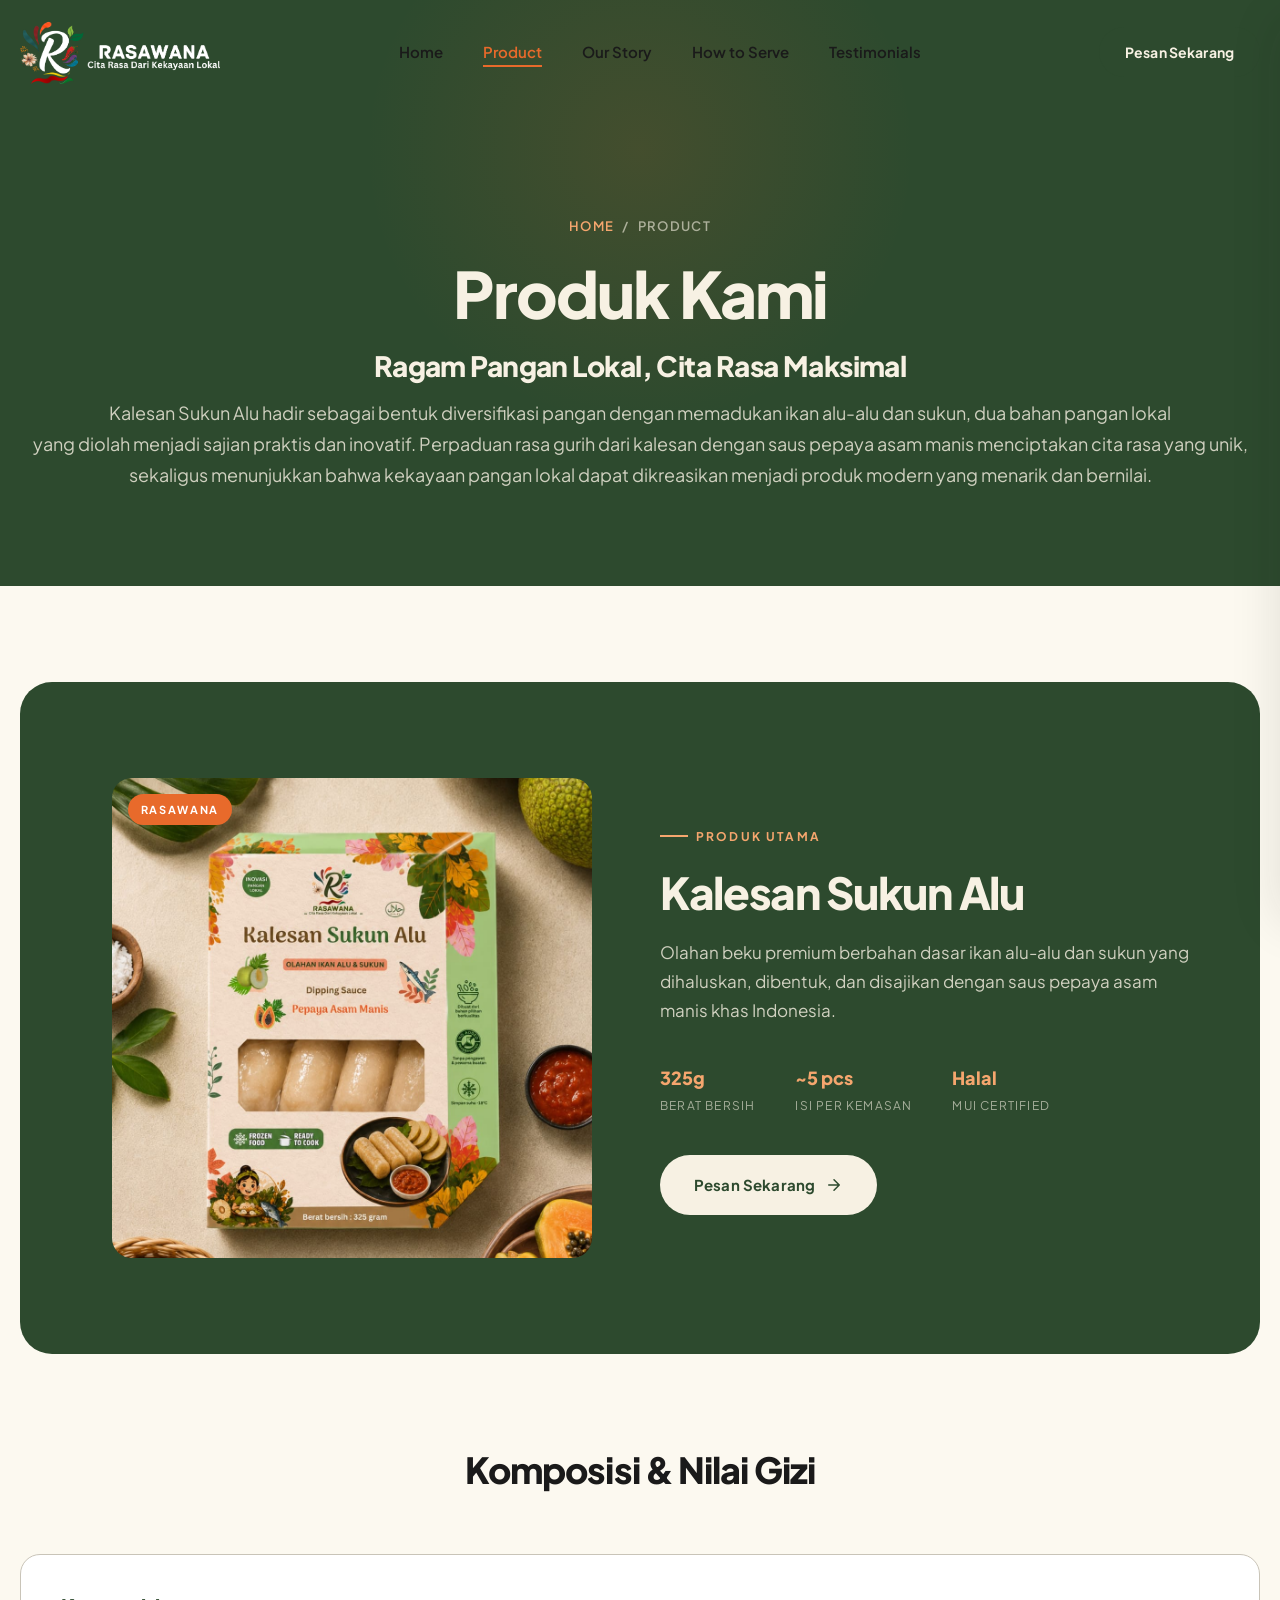
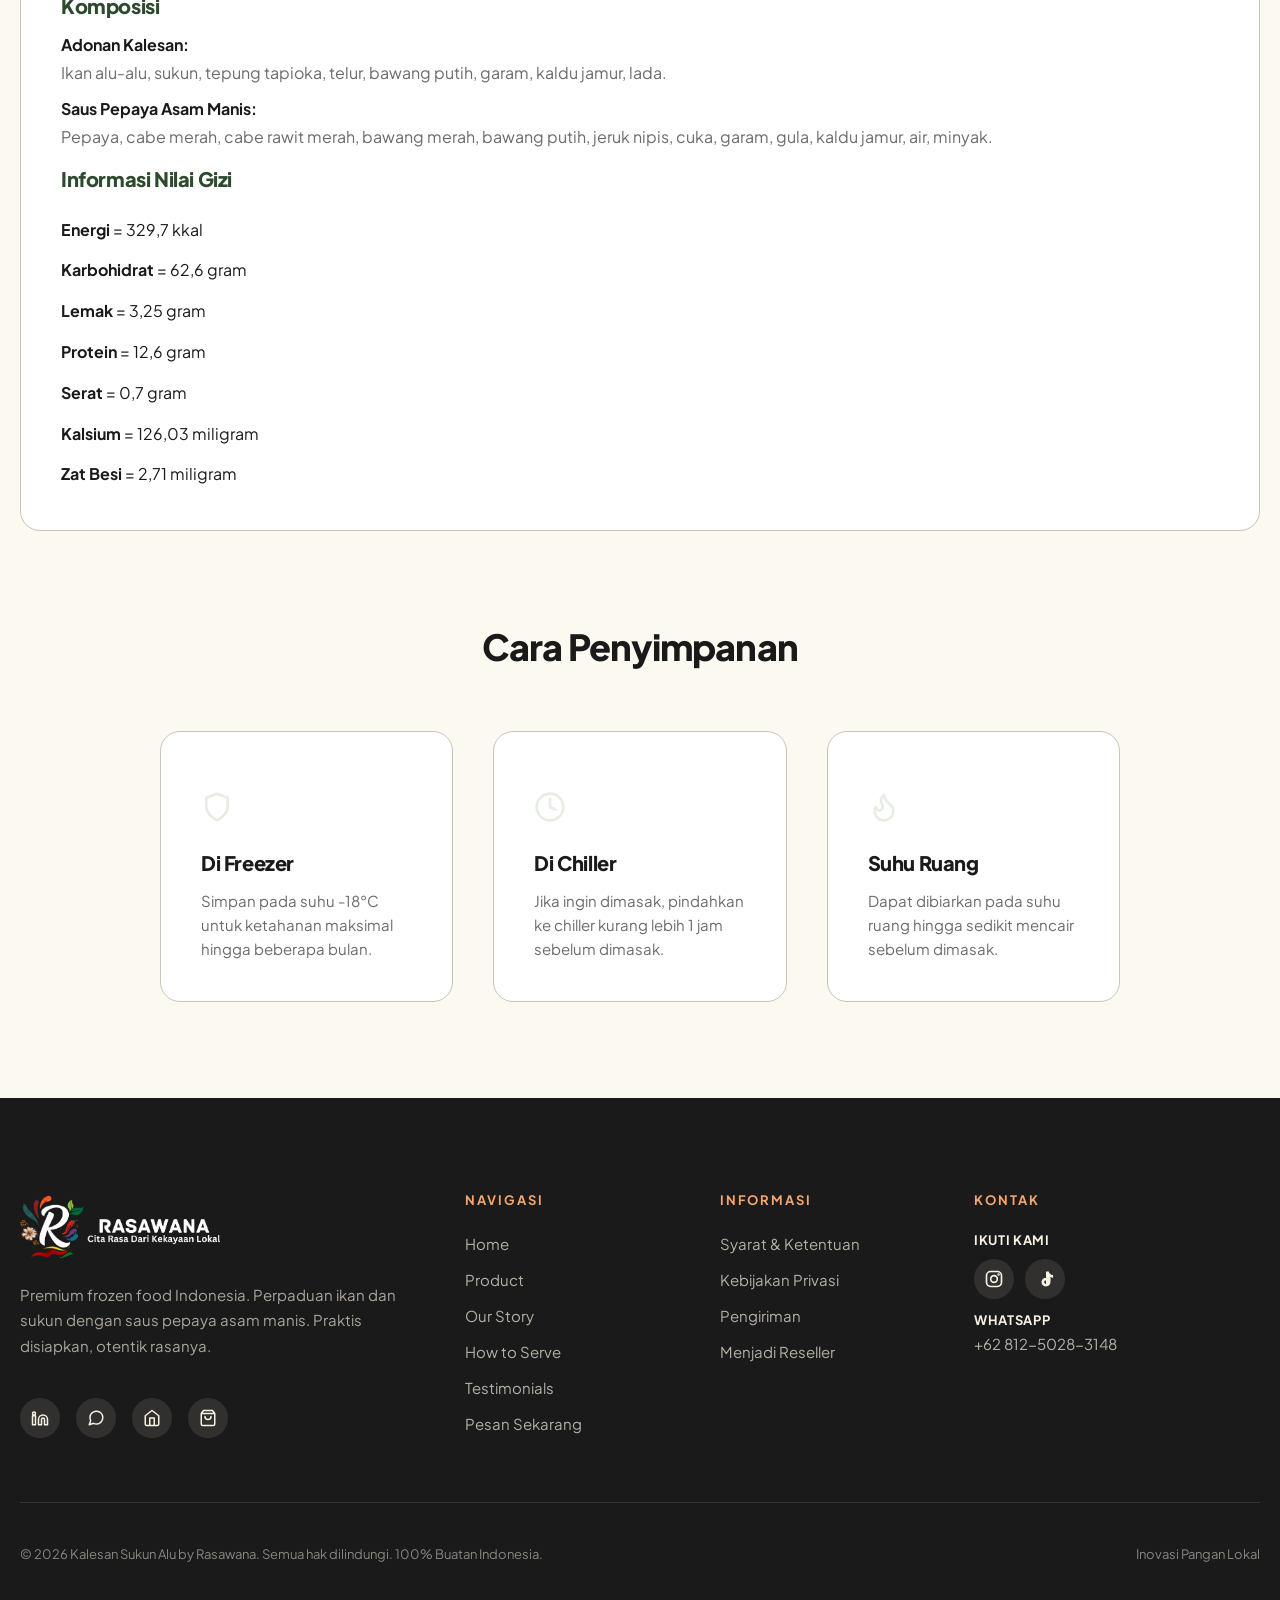
<file: product.html>
<!doctype html>
<html lang="id">
<head>
  <meta charset="UTF-8" />
  <meta name="viewport" content="width=device-width, initial-scale=1.0" />
  <meta name="description" content="Kalesan Sukun Alu — Premium frozen food Indonesia. Perpaduan ikan dan sukun dengan saus pepaya asam manis. Praktis disiapkan, otentik rasanya." />
  <link rel="preconnect" href="https://fonts.googleapis.com" />
  <link rel="preconnect" href="https://fonts.gstatic.com" crossorigin />
  <link href="https://fonts.googleapis.com/css2?family=Plus+Jakarta+Sans:wght@400;500;600;700;800;900&display=swap" rel="stylesheet" />
  <link rel="stylesheet" href="styles.css" />
  <title>Produk Kami — Kalesan Sukun Alu</title>
</head>
<body>
  <nav class="navbar">
    <div class="container">
      <div class="navbar__inner">
        <a href="index.html" class="navbar__logo">
          <img src="images/logo-rasawana2.png" alt="Logo Rasawana" class="navbar__logo-image navbar__logo-image--dark" width="200px">
          <img src="images/logo-rasawana.png" alt="Logo Rasawana" class="navbar__logo-image navbar__logo-image--light" width="200px">
        </a>

        <ul class="navbar__menu">
          <li><a href="index.html" class="navbar__link">Home</a></li>
          <li><a href="product.html" class="navbar__link active">Product</a></li>
          <li><a href="about.html" class="navbar__link">Our Story</a></li>
          <li><a href="how-to-serve.html" class="navbar__link">How to Serve</a></li>
          <li><a href="testimonials.html" class="navbar__link">Testimonials</a></li>
        </ul>

        <div class="navbar__actions">
          <a href="order.html" class="btn btn--primary" style="padding: 0.75rem 1.5rem; font-size: 0.875rem;">
            Pesan Sekarang
          </a>
          <button class="navbar__mobile-toggle" aria-label="Open menu">
            <svg width="24" height="24" viewBox="0 0 24 24" fill="none" stroke="currentColor" stroke-width="2.5" stroke-linecap="round">
              <line x1="3" y1="6" x2="21" y2="6" />
              <line x1="3" y1="12" x2="21" y2="12" />
              <line x1="3" y1="18" x2="21" y2="18" />
            </svg>
          </button>
        </div>
      </div>
    </div>
  </nav>

  <div class="mobile-menu__backdrop"></div>
  <aside class="mobile-menu">
    <button class="mobile-menu__close" aria-label="Close menu">&times;</button>
    <a href="index.html" class="mobile-menu__link">Home</a>
    <a href="product.html" class="mobile-menu__link">Product</a>
    <a href="about.html" class="mobile-menu__link">Our Story</a>
    <a href="how-to-serve.html" class="mobile-menu__link">How to Serve</a>
    <a href="testimonials.html" class="mobile-menu__link">Testimonials</a>
    <a href="order.html" class="btn btn--primary mobile-menu__cta">Pesan Sekarang</a>
  </aside>

  <main>
    <section class="page-header">
      <div class="container page-header__inner">
        <div class="breadcrumbs">
          <a href="index.html">Home</a>
          <span>/</span>
          <span>Product</span>
        </div>
        <h1 class="page-header__title">Produk Kami</h1>
        <h2 class="page-header__subtitle">Ragam Pangan Lokal, Cita Rasa Maksimal</h2>
        <p class="page-header__desc">
          Kalesan Sukun Alu hadir sebagai bentuk diversifikasi pangan dengan memadukan ikan alu-alu dan sukun, dua bahan pangan lokal <br>yang diolah menjadi sajian praktis dan inovatif. Perpaduan rasa gurih dari kalesan dengan saus pepaya asam manis menciptakan cita rasa yang unik, sekaligus menunjukkan bahwa kekayaan pangan lokal dapat dikreasikan menjadi produk modern yang menarik dan bernilai.
        </p>
      </div>
    </section>

    <section class="page-content section--warm">
      <div class="container">
        <div class="product-feature">
          <div class="product-feature__image-col">
            <div class="product-feature__image-wrap">
              <img src="images/packaging-box.jpeg" alt="Kemasan Kalesan Sukun Alu" class="product-feature__image" />
              <span class="product-feature__badge">Rasawana</span>
            </div>
          </div>
          <div class="product-feature__content">
            <span class="eyebrow eyebrow--light" style="color: var(--color-papaya-light);">Produk Utama</span>
            <h3 class="product-feature__title">Kalesan Sukun Alu</h3>
            <p class="product-feature__desc">
              Olahan beku premium berbahan dasar ikan alu-alu dan sukun yang dihaluskan,
              dibentuk, dan disajikan dengan saus pepaya asam manis khas Indonesia.
            </p>
            <div class="product-feature__meta">
              <div class="product-feature__meta-item">
                <span class="product-feature__meta-value">325g</span>
                <span class="product-feature__meta-label">Berat Bersih</span>
              </div>
              <div class="product-feature__meta-item">
                <span class="product-feature__meta-value">~5 pcs</span>
                <span class="product-feature__meta-label">Isi per Kemasan</span>
              </div>
              <div class="product-feature__meta-item">
                <span class="product-feature__meta-value">Halal</span>
                <span class="product-feature__meta-label">MUI Certified</span>
              </div>
            </div>
            <a href="order.html" class="btn btn--on-dark">
              Pesan Sekarang <svg xmlns="http://www.w3.org/2000/svg" width="18" height="18" viewBox="0 0 24 24" fill="none" stroke="currentColor" stroke-width="2" stroke-linecap="round" stroke-linejoin="round"><path d="M5 12h14M12 5l7 7-7 7"/></svg>
            </a>
          </div>
        </div>

        <div style="margin-top: var(--space-2xl);">
          <h2 class="heading-md" style="margin-bottom: var(--space-lg); text-align: center;">Komposisi &amp; Nilai Gizi</h2>
          <div style="display: grid; grid-template-columns: 1fr; gap: var(--space-lg);" class="benefits-grid">
            <div class="benefit-card" style="grid-column: 1 / -1;">
              <h3 class="benefit-card__title" style="color: var(--color-green-deep);">Komposisi</h3>
              <div style="display: grid; grid-template-columns: 1fr; gap: 0.75rem; margin-top: 0.75rem;">
                <div>
                  <div style="font-weight: 700; margin-bottom: 0.2rem;">Adonan Kalesan:</div>
                  <p style="margin: 0; line-height: 1.45;">Ikan alu-alu, sukun, tepung tapioka, telur, bawang putih, garam, kaldu jamur, lada.</p>
                </div>
                <div>
                  <div style="font-weight: 700; margin-bottom: 0.2rem;">Saus Pepaya Asam Manis:</div>
                  <p style="margin: 0; line-height: 1.45; margin-bottom: 0.5rem;">Pepaya, cabe merah, cabe rawit merah, bawang merah, bawang putih, jeruk nipis, cuka, garam, gula, kaldu jamur, air, minyak.</p>
                </div>
                <h3 class="benefit-card__title" style="color: var(--color-green-deep);">Informasi Nilai Gizi</h3>
                  <div style="margin-bottom: 0.2rem;"><b>Energi</b> = 329,7 kkal</div>
                  <div style="margin-bottom: 0.2rem;"><b>Karbohidrat</b> = 62,6 gram</div>
                  <div style="margin-bottom: 0.2rem;"><b>Lemak</b> = 3,25 gram</div>
                  <div style="margin-bottom: 0.2rem;"><b>Protein</b> = 12,6 gram</div>
                  <div style="margin-bottom: 0.2rem;"><b>Serat</b> = 0,7 gram</div>
                  <div style="margin-bottom: 0.2rem;"><b>Kalsium</b> = 126,03 miligram</div>
                  <div style="margin-bottom: 0.2rem;"><b>Zat Besi</b> = 2,71 miligram</div>
              </div>
            </div>
          </div>
        </div>

        <div style="margin-top: var(--space-2xl);">
          <h2 class="heading-md" style="margin-bottom: var(--space-lg); text-align: center;">Cara Penyimpanan</h2>
          <div class="benefits-grid storage-grid">
            <div class="benefit-card">
              <div class="benefit-card__number"><svg xmlns="http://www.w3.org/2000/svg" width="32" height="32" viewBox="0 0 24 24" fill="none" stroke="currentColor" stroke-width="2" stroke-linecap="round" stroke-linejoin="round"><path d="M12 22s8-4 8-10V5l-8-3-8 3v7c0 6 8 10 8 10z"/></svg></div>
              <h3 class="benefit-card__title">Di Freezer</h3>
              <p class="benefit-card__desc">Simpan pada suhu -18&deg;C untuk ketahanan maksimal hingga beberapa bulan.</p>
            </div>
            <div class="benefit-card">
              <div class="benefit-card__number"><svg xmlns="http://www.w3.org/2000/svg" width="32" height="32" viewBox="0 0 24 24" fill="none" stroke="currentColor" stroke-width="2" stroke-linecap="round" stroke-linejoin="round"><path d="M12 6v6l4 2M12 22a10 10 0 1 0 0-20 10 10 0 0 0 0 20z"/></svg></div>
              <h3 class="benefit-card__title">Di Chiller</h3>
              <p class="benefit-card__desc">Jika ingin dimasak, pindahkan ke chiller kurang lebih 1 jam sebelum dimasak.</p>
            </div>
            <div class="benefit-card">
              <div class="benefit-card__number"><svg xmlns="http://www.w3.org/2000/svg" width="32" height="32" viewBox="0 0 24 24" fill="none" stroke="currentColor" stroke-width="2" stroke-linecap="round" stroke-linejoin="round"><path d="M8.5 14.5A2.5 2.5 0 0 0 11 12c0-1.38-.5-2-1-3-1.072-2.143-.224-4.054 2-6 .5 2.5 2 4.9 4 6.5 2 1.6 3 3.5 3 5.5a7 7 0 1 1-14 0c0-1.153.433-2.294 1-3a2.5 2.5 0 0 0 2.5 2.5z"/></svg></div>
              <h3 class="benefit-card__title">Suhu Ruang</h3>
              <p class="benefit-card__desc">Dapat dibiarkan pada suhu ruang hingga sedikit mencair sebelum dimasak.</p>
            </div>
          </div>
        </div>
      </div>
    </section>

  </main>
  <footer class="footer">
    <div class="container">
      <div class="footer__grid">
        <div>
          <img src="images/logo-rasawana2.png" alt="Logo Rasawana" class="footer__logo-image" width="200px">
          <p class="footer__desc">
            Premium frozen food Indonesia. Perpaduan ikan dan sukun dengan saus pepaya asam manis.
            Praktis disiapkan, otentik rasanya.
          </p>
          <div class="footer__socials">
            <a href="#" class="footer__social" aria-label="Instagram"><svg xmlns="http://www.w3.org/2000/svg" width="18" height="18" viewBox="0 0 24 24" fill="none" stroke="currentColor" stroke-width="2" stroke-linecap="round" stroke-linejoin="round"><path d="M16 8a6 6 0 0 1 6 6v7h-4v-7a2 2 0 0 0-4 0v7h-4v-7a6 6 0 0 1 6-6zM2 9h4v12H2zM4 4a2 2 0 1 0 0 4 2 2 0 0 0 0-4z"/></svg></a>
            <a href="#" class="footer__social" aria-label="WhatsApp"><svg xmlns="http://www.w3.org/2000/svg" width="18" height="18" viewBox="0 0 24 24" fill="none" stroke="currentColor" stroke-width="2" stroke-linecap="round" stroke-linejoin="round"><path d="M21 11.5a8.38 8.38 0 0 1-.9 3.8 8.5 8.5 0 0 1-7.6 4.7 8.38 8.38 0 0 1-3.8-.9L3 21l1.9-5.7a8.38 8.38 0 0 1-.9-3.8 8.5 8.5 0 0 1 4.7-7.6 8.38 8.38 0 0 1 3.8-.9h.5a8.48 8.48 0 0 1 8 8v.5z"/></svg></a>
            <a href="#" class="footer__social" aria-label="Tokopedia"><svg xmlns="http://www.w3.org/2000/svg" width="18" height="18" viewBox="0 0 24 24" fill="none" stroke="currentColor" stroke-width="2" stroke-linecap="round" stroke-linejoin="round"><path d="M3 9l9-7 9 7v11a2 2 0 0 1-2 2H5a2 2 0 0 1-2-2z M9 22V12h6v10"/></svg></a>
            <a href="#" class="footer__social" aria-label="Shopee"><svg xmlns="http://www.w3.org/2000/svg" width="18" height="18" viewBox="0 0 24 24" fill="none" stroke="currentColor" stroke-width="2" stroke-linecap="round" stroke-linejoin="round"><path d="M6 2L3 6v14a2 2 0 0 0 2 2h14a2 2 0 0 0 2-2V6l-3-4zM3 6h18M16 10a4 4 0 0 1-8 0"/></svg></a>
          </div>
        </div>

        <div>
          <h4 class="footer__col-title">Navigasi</h4>
          <ul class="footer__links">
            <li><a href="index.html" class="footer__link">Home</a></li>
            <li><a href="product.html" class="footer__link">Product</a></li>
            <li><a href="about.html" class="footer__link">Our Story</a></li>
            <li><a href="how-to-serve.html" class="footer__link">How to Serve</a></li>
            <li><a href="testimonials.html" class="footer__link">Testimonials</a></li>
            <li><a href="order.html" class="footer__link">Pesan Sekarang</a></li>
          </ul>
        </div>

        <div>
          <h4 class="footer__col-title">Informasi</h4>
          <ul class="footer__links">
            <li><a href="#" class="footer__link">Syarat &amp; Ketentuan</a></li>
            <li><a href="#" class="footer__link">Kebijakan Privasi</a></li>
            <li><a href="#" class="footer__link">Pengiriman</a></li>
            <li><a href="#" class="footer__link">Menjadi Reseller</a></li>
          </ul>
        </div>

        <div>
          <h4 class="footer__col-title">Kontak</h4>
          <div class="footer__contact-list">
            <div class="footer__contact-item">
              <strong>Ikuti Kami</strong>
              <div class="footer__contact-socials">
                <a href="https://www.instagram.com/_rasawana?igsi=MWJ3NXJrdnV4dTBo" class="footer__contact-social" target="_blank" rel="noopener noreferrer" aria-label="Instagram">
                  <svg xmlns="http://www.w3.org/2000/svg" width="20" height="20" viewBox="0 0 24 24" fill="none" stroke="currentColor" stroke-width="2" stroke-linecap="round" stroke-linejoin="round"><rect x="3" y="3" width="18" height="18" rx="5"/><circle cx="12" cy="12" r="4"/><circle cx="17.5" cy="6.5" r="0.5" fill="currentColor"/></svg>
                </a>
                <a href="https://www.tiktok.com/@_rasawana?_r=1&amp;_t=ZS-99AtViNOL5Q" class="footer__contact-social" target="_blank" rel="noopener noreferrer" aria-label="TikTok">
                  <svg xmlns="http://www.w3.org/2000/svg" width="20" height="20" viewBox="0 0 24 24" fill="currentColor" aria-hidden="true"><path d="M16.6 3c.2 1.5 1.1 2.7 2.4 3.5.8.5 1.7.8 2.7.8v3.1c-1.1 0-2.2-.3-3.1-.8v6.1c0 3-2.4 5.3-5.4 5.3-1.1 0-2.2-.3-3.1-.9-1.4-.9-2.3-2.5-2.3-4.4 0-3 2.4-5.3 5.4-5.3.3 0 .6 0 .9.1v3.2c-.3-.1-.6-.2-.9-.2-1.2 0-2.2 1-2.2 2.2s1 2.2 2.2 2.2V3h3.2z"/></svg>
                </a>
              </div>
            </div>
            <div class="footer__contact-item">
              <strong>WhatsApp</strong>
              +62 812-5028-3148
            </div>
          </div>
        </div>
      </div>

      <div class="footer__bottom">
        <p class="footer__copy">&copy; 2026 Kalesan Sukun Alu by Rasawana. Semua hak dilindungi. 100% Buatan Indonesia.</p>
        <div class="footer__bottom-links">
          <span class="footer__bottom-link">Inovasi Pangan Lokal</span>
        </div>
      </div>
    </div>
  </footer>

  <script src="script.js"></script>
</body>
</html>
</file>
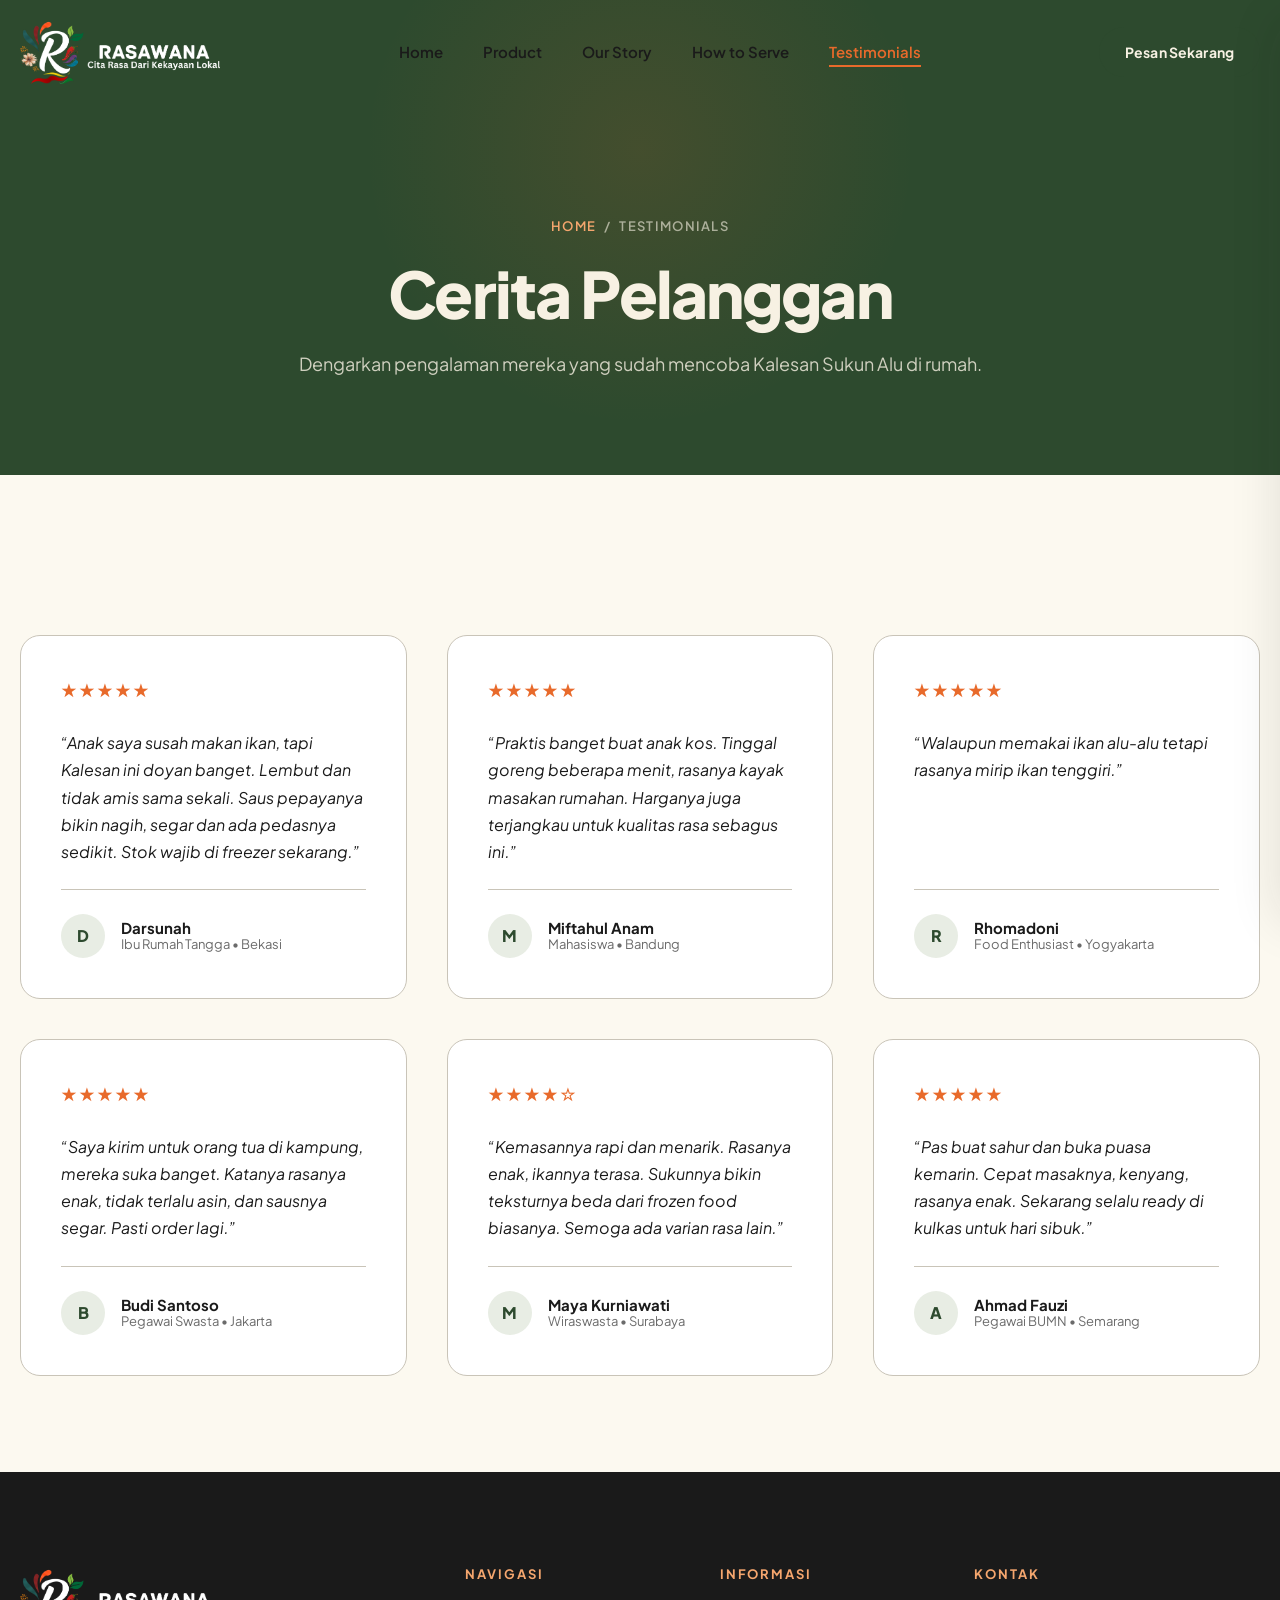
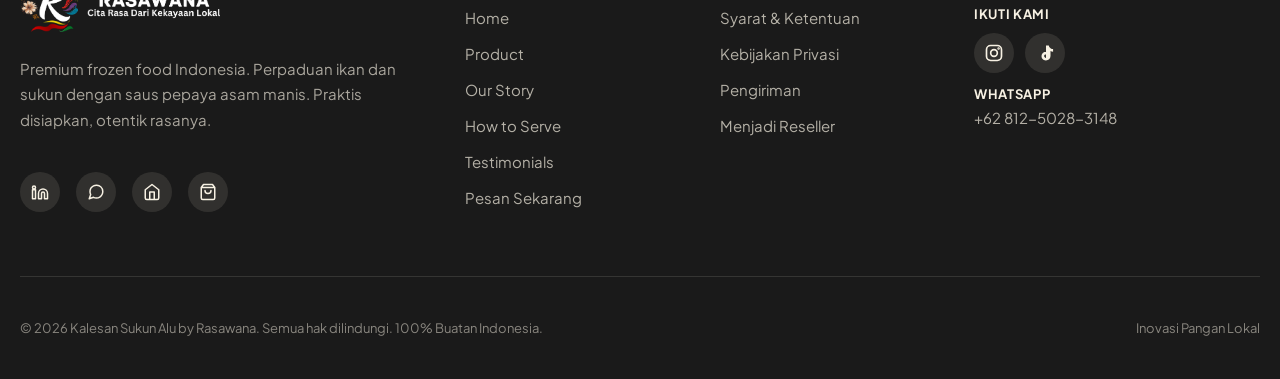
<file: testimonials.html>
<!doctype html>
<html lang="id">
<head>
  <meta charset="UTF-8" />
  <meta name="viewport" content="width=device-width, initial-scale=1.0" />
  <meta name="description" content="Kalesan Sukun Alu — Premium frozen food Indonesia. Perpaduan ikan dan sukun dengan saus pepaya asam manis. Praktis disiapkan, otentik rasanya." />
  <link rel="preconnect" href="https://fonts.googleapis.com" />
  <link rel="preconnect" href="https://fonts.gstatic.com" crossorigin />
  <link href="https://fonts.googleapis.com/css2?family=Plus+Jakarta+Sans:wght@400;500;600;700;800;900&display=swap" rel="stylesheet" />
  <link rel="stylesheet" href="styles.css" />
  <title>Cerita Pelanggan — Kalesan Sukun Alu</title>
</head>
<body>
  <nav class="navbar">
    <div class="container">
      <div class="navbar__inner">
        <a href="index.html" class="navbar__logo">
          <img src="images/logo-rasawana2.png" alt="Logo Rasawana" class="navbar__logo-image navbar__logo-image--dark" width="200px">
          <img src="images/logo-rasawana.png" alt="Logo Rasawana" class="navbar__logo-image navbar__logo-image--light" width="200px">
        </a>

        <ul class="navbar__menu">
          <li><a href="index.html" class="navbar__link">Home</a></li>
          <li><a href="product.html" class="navbar__link">Product</a></li>
          <li><a href="about.html" class="navbar__link">Our Story</a></li>
          <li><a href="how-to-serve.html" class="navbar__link">How to Serve</a></li>
          <li><a href="testimonials.html" class="navbar__link active">Testimonials</a></li>
        </ul>

        <div class="navbar__actions">
          <a href="order.html" class="btn btn--primary" style="padding: 0.75rem 1.5rem; font-size: 0.875rem;">
            Pesan Sekarang
          </a>
          <button class="navbar__mobile-toggle" aria-label="Open menu">
            <svg width="24" height="24" viewBox="0 0 24 24" fill="none" stroke="currentColor" stroke-width="2.5" stroke-linecap="round">
              <line x1="3" y1="6" x2="21" y2="6" />
              <line x1="3" y1="12" x2="21" y2="12" />
              <line x1="3" y1="18" x2="21" y2="18" />
            </svg>
          </button>
        </div>
      </div>
    </div>
  </nav>

  <div class="mobile-menu__backdrop"></div>
  <aside class="mobile-menu">
    <button class="mobile-menu__close" aria-label="Close menu">&times;</button>
    <a href="index.html" class="mobile-menu__link">Home</a>
    <a href="product.html" class="mobile-menu__link">Product</a>
    <a href="about.html" class="mobile-menu__link">Our Story</a>
    <a href="how-to-serve.html" class="mobile-menu__link">How to Serve</a>
    <a href="testimonials.html" class="mobile-menu__link">Testimonials</a>
    <a href="order.html" class="btn btn--primary mobile-menu__cta">Pesan Sekarang</a>
  </aside>

  <main>
    <section class="page-header">
      <div class="container page-header__inner">
        <div class="breadcrumbs">
          <a href="index.html">Home</a>
          <span>/</span>
          <span>Testimonials</span>
        </div>
        <h1 class="page-header__title">Cerita Pelanggan</h1>
        <p class="page-header__desc">
          Dengarkan pengalaman mereka yang sudah mencoba Kalesan Sukun Alu di rumah.
        </p>
      </div>
    </section>

    <section class="section section--warm">
      <div class="container">
        <div class="testimonials-grid">
          <div class="testimonial-card">
            <div class="testimonial-card__stars">&#9733;&#9733;&#9733;&#9733;&#9733;</div>
            <p class="testimonial-card__text">&ldquo;Anak saya susah makan ikan, tapi Kalesan ini doyan banget. Lembut dan tidak amis sama sekali. Saus pepayanya bikin nagih, segar dan ada pedasnya sedikit. Stok wajib di freezer sekarang.&rdquo;</p>
            <div class="testimonial-card__author">
              <div class="testimonial-card__avatar">D</div>
              <div class="testimonial-card__info">
                <div class="testimonial-card__name">Darsunah</div>
                <div class="testimonial-card__location">Ibu Rumah Tangga &bull; Bekasi</div>
              </div>
            </div>
          </div>
          <div class="testimonial-card">
            <div class="testimonial-card__stars">&#9733;&#9733;&#9733;&#9733;&#9733;</div>
            <p class="testimonial-card__text">&ldquo;Praktis banget buat anak kos. Tinggal goreng beberapa menit, rasanya kayak masakan rumahan. Harganya juga terjangkau untuk kualitas rasa sebagus ini.&rdquo;</p>
            <div class="testimonial-card__author">
              <div class="testimonial-card__avatar">M</div>
              <div class="testimonial-card__info">
                <div class="testimonial-card__name">Miftahul Anam</div>
                <div class="testimonial-card__location">Mahasiswa &bull; Bandung</div>
              </div>
            </div>
          </div>
          <div class="testimonial-card">
            <div class="testimonial-card__stars">&#9733;&#9733;&#9733;&#9733;&#9733;</div>
            <p class="testimonial-card__text">&ldquo;Walaupun memakai ikan alu-alu tetapi rasanya mirip ikan tenggiri.&rdquo;</p>
            <div class="testimonial-card__author">
              <div class="testimonial-card__avatar">R</div>
              <div class="testimonial-card__info">
                <div class="testimonial-card__name">Rhomadoni</div>
                <div class="testimonial-card__location">Food Enthusiast &bull; Yogyakarta</div>
              </div>
            </div>
          </div>
          <div class="testimonial-card">
            <div class="testimonial-card__stars">&#9733;&#9733;&#9733;&#9733;&#9733;</div>
            <p class="testimonial-card__text">&ldquo;Saya kirim untuk orang tua di kampung, mereka suka banget. Katanya rasanya enak, tidak terlalu asin, dan sausnya segar. Pasti order lagi.&rdquo;</p>
            <div class="testimonial-card__author">
              <div class="testimonial-card__avatar">B</div>
              <div class="testimonial-card__info">
                <div class="testimonial-card__name">Budi Santoso</div>
                <div class="testimonial-card__location">Pegawai Swasta &bull; Jakarta</div>
              </div>
            </div>
          </div>
          <div class="testimonial-card">
            <div class="testimonial-card__stars">&#9733;&#9733;&#9733;&#9733;&#9734;</div>
            <p class="testimonial-card__text">&ldquo;Kemasannya rapi dan menarik. Rasanya enak, ikannya terasa. Sukunnya bikin teksturnya beda dari frozen food biasanya. Semoga ada varian rasa lain.&rdquo;</p>
            <div class="testimonial-card__author">
              <div class="testimonial-card__avatar">M</div>
              <div class="testimonial-card__info">
                <div class="testimonial-card__name">Maya Kurniawati</div>
                <div class="testimonial-card__location">Wiraswasta &bull; Surabaya</div>
              </div>
            </div>
          </div>
          <div class="testimonial-card">
            <div class="testimonial-card__stars">&#9733;&#9733;&#9733;&#9733;&#9733;</div>
            <p class="testimonial-card__text">&ldquo;Pas buat sahur dan buka puasa kemarin. Cepat masaknya, kenyang, rasanya enak. Sekarang selalu ready di kulkas untuk hari sibuk.&rdquo;</p>
            <div class="testimonial-card__author">
              <div class="testimonial-card__avatar">A</div>
              <div class="testimonial-card__info">
                <div class="testimonial-card__name">Ahmad Fauzi</div>
                <div class="testimonial-card__location">Pegawai BUMN &bull; Semarang</div>
              </div>
            </div>
          </div>
        </div>
      </div>
    </section>

  </main>
  <footer class="footer">
    <div class="container">
      <div class="footer__grid">
        <div>
          <img src="images/logo-rasawana2.png" alt="Logo Rasawana" class="footer__logo-image" width="200px">
          <p class="footer__desc">
            Premium frozen food Indonesia. Perpaduan ikan dan sukun dengan saus pepaya asam manis.
            Praktis disiapkan, otentik rasanya.
          </p>
          <div class="footer__socials">
            <a href="#" class="footer__social" aria-label="Instagram"><svg xmlns="http://www.w3.org/2000/svg" width="18" height="18" viewBox="0 0 24 24" fill="none" stroke="currentColor" stroke-width="2" stroke-linecap="round" stroke-linejoin="round"><path d="M16 8a6 6 0 0 1 6 6v7h-4v-7a2 2 0 0 0-4 0v7h-4v-7a6 6 0 0 1 6-6zM2 9h4v12H2zM4 4a2 2 0 1 0 0 4 2 2 0 0 0 0-4z"/></svg></a>
            <a href="#" class="footer__social" aria-label="WhatsApp"><svg xmlns="http://www.w3.org/2000/svg" width="18" height="18" viewBox="0 0 24 24" fill="none" stroke="currentColor" stroke-width="2" stroke-linecap="round" stroke-linejoin="round"><path d="M21 11.5a8.38 8.38 0 0 1-.9 3.8 8.5 8.5 0 0 1-7.6 4.7 8.38 8.38 0 0 1-3.8-.9L3 21l1.9-5.7a8.38 8.38 0 0 1-.9-3.8 8.5 8.5 0 0 1 4.7-7.6 8.38 8.38 0 0 1 3.8-.9h.5a8.48 8.48 0 0 1 8 8v.5z"/></svg></a>
            <a href="#" class="footer__social" aria-label="Tokopedia"><svg xmlns="http://www.w3.org/2000/svg" width="18" height="18" viewBox="0 0 24 24" fill="none" stroke="currentColor" stroke-width="2" stroke-linecap="round" stroke-linejoin="round"><path d="M3 9l9-7 9 7v11a2 2 0 0 1-2 2H5a2 2 0 0 1-2-2z M9 22V12h6v10"/></svg></a>
            <a href="#" class="footer__social" aria-label="Shopee"><svg xmlns="http://www.w3.org/2000/svg" width="18" height="18" viewBox="0 0 24 24" fill="none" stroke="currentColor" stroke-width="2" stroke-linecap="round" stroke-linejoin="round"><path d="M6 2L3 6v14a2 2 0 0 0 2 2h14a2 2 0 0 0 2-2V6l-3-4zM3 6h18M16 10a4 4 0 0 1-8 0"/></svg></a>
          </div>
        </div>

        <div>
          <h4 class="footer__col-title">Navigasi</h4>
          <ul class="footer__links">
            <li><a href="index.html" class="footer__link">Home</a></li>
            <li><a href="product.html" class="footer__link">Product</a></li>
            <li><a href="about.html" class="footer__link">Our Story</a></li>
            <li><a href="how-to-serve.html" class="footer__link">How to Serve</a></li>
            <li><a href="testimonials.html" class="footer__link">Testimonials</a></li>
            <li><a href="order.html" class="footer__link">Pesan Sekarang</a></li>
          </ul>
        </div>

        <div>
          <h4 class="footer__col-title">Informasi</h4>
          <ul class="footer__links">
            <li><a href="#" class="footer__link">Syarat &amp; Ketentuan</a></li>
            <li><a href="#" class="footer__link">Kebijakan Privasi</a></li>
            <li><a href="#" class="footer__link">Pengiriman</a></li>
            <li><a href="#" class="footer__link">Menjadi Reseller</a></li>
          </ul>
        </div>

        <div>
          <h4 class="footer__col-title">Kontak</h4>
          <div class="footer__contact-list">
            <div class="footer__contact-item">
              <strong>Ikuti Kami</strong>
              <div class="footer__contact-socials">
                <a href="https://www.instagram.com/_rasawana?igsi=MWJ3NXJrdnV4dTBo" class="footer__contact-social" target="_blank" rel="noopener noreferrer" aria-label="Instagram">
                  <svg xmlns="http://www.w3.org/2000/svg" width="20" height="20" viewBox="0 0 24 24" fill="none" stroke="currentColor" stroke-width="2" stroke-linecap="round" stroke-linejoin="round"><rect x="3" y="3" width="18" height="18" rx="5"/><circle cx="12" cy="12" r="4"/><circle cx="17.5" cy="6.5" r="0.5" fill="currentColor"/></svg>
                </a>
                  <a href="https://www.tiktok.com/@_rasawana?_r=1&amp;_t=ZS-99AtViNOL5Q" class="footer__contact-social" target="_blank" rel="noopener noreferrer" aria-label="TikTok">
                    <svg xmlns="http://www.w3.org/2000/svg" width="20" height="20" viewBox="0 0 24 24" fill="currentColor" aria-hidden="true"><path d="M16.6 3c.2 1.5 1.1 2.7 2.4 3.5.8.5 1.7.8 2.7.8v3.1c-1.1 0-2.2-.3-3.1-.8v6.1c0 3-2.4 5.3-5.4 5.3-1.1 0-2.2-.3-3.1-.9-1.4-.9-2.3-2.5-2.3-4.4 0-3 2.4-5.3 5.4-5.3.3 0 .6 0 .9.1v3.2c-.3-.1-.6-.2-.9-.2-1.2 0-2.2 1-2.2 2.2s1 2.2 2.2 2.2V3h3.2z"/></svg>
                </a>
              </div>
            </div>
            <div class="footer__contact-item">
              <strong>WhatsApp</strong>
              +62 812-5028-3148
            </div>
          </div>
        </div>
      </div>

      <div class="footer__bottom">
        <p class="footer__copy">&copy; 2026 Kalesan Sukun Alu by Rasawana. Semua hak dilindungi. 100% Buatan Indonesia.</p>
        <div class="footer__bottom-links">
          <span class="footer__bottom-link">Inovasi Pangan Lokal</span>
        </div>
      </div>
    </div>
  </footer>

  <script src="script.js"></script>
</body>
</html>
</file>
<file: styles.css>
/* ============================================================
   KALESAN SUKUN ALU — DESIGN SYSTEM
   Premium Indonesian Frozen Food Brand
   ============================================================ */

:root {
  /* Brand colors — derived from original packaging */
  --color-green-deep: #2D4A2E;
  --color-green-leaf: #4A6B4D;
  --color-green-mist: #E8EDE4;
  --color-cream: #F7F1E3;
  --color-cream-warm: #FCF9F0;
  --color-papaya: #E86A2B;
  --color-papaya-light: #F5A66E;
  --color-sauce-red: #B94A2E;
  --color-brown: #8B5A2B;
  --color-charcoal: #1A1A1A;
  --color-charcoal-soft: #2A2A2A;
  --color-grey: #6B6B6B;
  --color-grey-light: #C9C4B8;
  --color-white: #FFFFFF;

  /* Typography */
  --font-family: 'Plus Jakarta Sans', -apple-system, BlinkMacSystemFont, 'Segoe UI', sans-serif;

  /* Spacing scale */
  --space-xs: 0.5rem;
  --space-sm: 1rem;
  --space-md: 1.5rem;
  --space-lg: 2.5rem;
  --space-xl: 4rem;
  --space-2xl: 6rem;
  --space-3xl: 8rem;
  --space-4xl: 12rem;

  /* Layout */
  --max-width: 1320px;
  --max-width-narrow: 960px;
  --gutter: 1.25rem;

  /* Radii */
  --radius-sm: 6px;
  --radius-md: 12px;
  --radius-lg: 20px;
  --radius-xl: 32px;
  --radius-pill: 999px;

  /* Shadows */
  --shadow-sm: 0 2px 8px rgba(26, 26, 26, 0.06);
  --shadow-md: 0 8px 24px rgba(26, 26, 26, 0.08);
  --shadow-lg: 0 20px 48px rgba(26, 26, 26, 0.12);

  /* Transitions */
  --transition-base: 220ms cubic-bezier(0.4, 0, 0.2, 1);
}

/* ============================================================
   RESET & BASE
   ============================================================ */

*,
*::before,
*::after {
  box-sizing: border-box;
  margin: 0;
  padding: 0;
}

html {
  font-size: 16px;
  scroll-behavior: smooth;
  -webkit-font-smoothing: antialiased;
  -moz-osx-font-smoothing: grayscale;
}

body {
  font-family: var(--font-family);
  font-weight: 400;
  color: var(--color-charcoal);
  background-color: var(--color-cream);
  line-height: 1.6;
  overflow-x: hidden;
}

img {
  max-width: 100%;
  height: auto;
  display: block;
}

a {
  color: inherit;
  text-decoration: none;
}

ul, ol {
  list-style: none;
}

button {
  font-family: inherit;
  cursor: pointer;
  border: none;
  background: none;
}

h1, h2, h3, h4, h5, h6 {
  font-weight: 800;
  line-height: 1.05;
  letter-spacing: -0.02em;
  color: var(--color-charcoal);
}

p {
  color: var(--color-grey);
  line-height: 1.7;
}

::selection {
  background: var(--color-papaya);
  color: var(--color-white);
}

@media (prefers-reduced-motion: reduce) {
  *,
  *::before,
  *::after {
    animation-duration: 0.01ms !important;
    animation-iteration-count: 1 !important;
    transition-duration: 0.01ms !important;
    scroll-behavior: auto !important;
  }
}

/* ============================================================
   UTILITIES
   ============================================================ */

.container {
  width: 100%;
  max-width: var(--max-width);
  margin: 0 auto;
  padding: 0 var(--gutter);
}

.container-narrow {
  max-width: var(--max-width-narrow);
  margin: 0 auto;
  padding: 0 var(--gutter);
}

.eyebrow {
  display: inline-block;
  font-size: 0.75rem;
  font-weight: 700;
  letter-spacing: 0.18em;
  text-transform: uppercase;
  color: var(--color-green-deep);
  margin-bottom: var(--space-md);
  position: relative;
  padding-left: 2.25rem;
}

.eyebrow::before {
  content: '';
  position: absolute;
  left: 0;
  top: 50%;
  width: 1.75rem;
  height: 2px;
  background: var(--color-papaya);
  transform: translateY(-50%);
}

.eyebrow--centered {
  padding-left: 0;
}
.eyebrow--centered::before {
  display: none;
}

.eyebrow--light {
  color: var(--color-cream);
}
.eyebrow--light::before {
  background: var(--color-papaya-light);
}

.section {
  padding: var(--space-2xl) 0;
}

.section--cream {
  background: var(--color-cream);
}

.section--warm {
  background: var(--color-cream-warm);
}

.section--green {
  background: var(--color-green-deep);
  color: var(--color-cream);
}
.section--green h1,
.section--green h2,
.section--green h3,
.section--green h4 {
  color: var(--color-cream);
}
.section--green p {
  color: rgba(247, 241, 227, 0.75);
}

.section--charcoal {
  background: var(--color-charcoal);
  color: var(--color-cream);
}
.section--charcoal h1,
.section--charcoal h2,
.section--charcoal h3,
.section--charcoal h4 {
  color: var(--color-cream);
}
.section--charcoal p {
  color: rgba(247, 241, 227, 0.7);
}

.text-papaya {
  color: var(--color-papaya);
}
.text-green {
  color: var(--color-green-deep);
}

.display {
  font-size: clamp(2.75rem, 7vw, 6rem);
  font-weight: 900;
  line-height: 0.98;
  letter-spacing: -0.035em;
}

.heading-lg {
  font-size: clamp(2rem, 4.5vw, 3.75rem);
  font-weight: 800;
  line-height: 1.05;
  letter-spacing: -0.03em;
}

.heading-md {
  font-size: clamp(1.5rem, 3vw, 2.25rem);
  font-weight: 800;
  line-height: 1.1;
  letter-spacing: -0.025em;
}

.heading-sm {
  font-size: clamp(1.125rem, 2vw, 1.375rem);
  font-weight: 700;
  line-height: 1.2;
}

.lead {
  font-size: clamp(1.0625rem, 1.5vw, 1.25rem);
  line-height: 1.65;
  color: var(--color-grey);
  max-width: 52ch;
}

.lead--light {
  color: rgba(247, 241, 227, 0.8);
}

/* Buttons */
.btn {
  display: inline-flex;
  align-items: center;
  justify-content: center;
  gap: 0.6rem;
  padding: 1rem 2rem;
  font-size: 0.9375rem;
  font-weight: 700;
  letter-spacing: 0.01em;
  border-radius: var(--radius-pill);
  transition: all var(--transition-base);
  white-space: nowrap;
  cursor: pointer;
  border: 2px solid transparent;
}

.btn--primary {
  background: var(--color-green-deep);
  color: var(--color-cream);
}
.btn--primary:hover {
  background: var(--color-papaya);
  transform: translateY(-2px);
  box-shadow: var(--shadow-md);
}
.btn--primary:focus-visible {
  outline: 3px solid var(--color-papaya);
  outline-offset: 3px;
}

.btn--secondary {
  background: transparent;
  color: var(--color-charcoal);
  border-color: var(--color-charcoal);
}
.btn--secondary:hover {
  background: var(--color-charcoal);
  color: var(--color-cream);
  transform: translateY(-2px);
}
.btn--secondary:focus-visible {
  outline: 3px solid var(--color-papaya);
  outline-offset: 3px;
}

.btn--papaya {
  background: var(--color-papaya);
  color: var(--color-white);
}
.btn--papaya:hover {
  background: var(--color-sauce-red);
  transform: translateY(-2px);
  box-shadow: var(--shadow-md);
}

.btn--on-dark {
  background: var(--color-cream);
  color: var(--color-green-deep);
}
.btn--on-dark:hover {
  background: var(--color-papaya);
  color: var(--color-white);
}

.btn--ghost {
  background: transparent;
  color: var(--color-cream);
  border-color: rgba(247, 241, 227, 0.4);
}
.btn--ghost:hover {
  border-color: var(--color-cream);
  background: rgba(247, 241, 227, 0.1);
}

.btn__icon {
  width: 1.1rem;
  height: 1.1rem;
  transition: transform var(--transition-base);
}
.btn:hover .btn__icon {
  transform: translateX(3px);
}

/* ============================================================
   NAVBAR
   ============================================================ */

.navbar {
  position: fixed;
  top: 0;
  left: 0;
  right: 0;
  z-index: 100;
  padding: 1.25rem 0;
  background: transparent;
  transition: all var(--transition-base);
}

.navbar.is-scrolled {
  background: rgba(247, 241, 227, 0.95);
  backdrop-filter: blur(12px);
  -webkit-backdrop-filter: blur(12px);
  padding: 0.75rem 0;
  box-shadow: var(--shadow-sm);
}

.navbar__inner {
  display: flex;
  align-items: center;
  justify-content: space-between;
  gap: var(--space-lg);
}

.navbar__logo {
  display: flex;
  flex-direction: column;
  line-height: 1;
  gap: 0.15rem;
}
.navbar__logo-image--light {
  display: none;
}
.navbar.is-scrolled .navbar__logo-image--dark {
  display: none;
}
.navbar.is-scrolled .navbar__logo-image--light {
  display: block;
}
.navbar__logo-main {
  font-size: 1.25rem;
  font-weight: 900;
  letter-spacing: -0.02em;
  color: var(--color-green-deep);
}
.navbar__logo-sub {
  font-size: 0.625rem;
  font-weight: 600;
  letter-spacing: 0.2em;
  text-transform: uppercase;
  color: var(--color-papaya);
}
.navbar.is-scrolled .navbar__logo-main { color: var(--color-green-deep); }

.navbar__menu {
  display: none;
  align-items: center;
  gap: var(--space-lg);
}
@media (min-width: 1024px) {
  .navbar__menu {
    display: flex;
  }
}

.navbar__link {
  font-size: 0.9375rem;
  font-weight: 600;
  color: var(--color-charcoal);
  position: relative;
  padding: 0.25rem 0;
  transition: color var(--transition-base);
}
.navbar__link::after {
  content: '';
  position: absolute;
  bottom: -2px;
  left: 0;
  width: 0;
  height: 2px;
  background: var(--color-papaya);
  transition: width var(--transition-base);
}
.navbar__link:hover,
.navbar__link.active {
  color: var(--color-papaya);
}
.navbar__link:hover::after,
.navbar__link.active::after {
  width: 100%;
}

.navbar__actions {
  display: flex;
  align-items: center;
  gap: var(--space-sm);
}

.navbar__mobile-toggle {
  display: flex;
  align-items: center;
  justify-content: center;
  width: 44px;
  height: 44px;
  border-radius: var(--radius-sm);
  color: var(--color-green-deep);
}
@media (min-width: 1024px) {
  .navbar__mobile-toggle {
    display: none;
  }
}

/* Mobile menu */
.mobile-menu {
  position: fixed;
  top: 0;
  right: 0;
  bottom: 0;
  width: min(320px, 85vw);
  background: var(--color-cream-warm);
  padding: var(--space-xl) var(--space-lg);
  z-index: 200;
  transform: translateX(100%);
  transition: transform var(--transition-base);
  display: flex;
  flex-direction: column;
  gap: var(--space-md);
  box-shadow: var(--shadow-lg);
}
.mobile-menu.is-open {
  transform: translateX(0);
}
.mobile-menu__backdrop {
  position: fixed;
  inset: 0;
  background: rgba(26, 26, 26, 0.5);
  z-index: 199;
  opacity: 0;
  pointer-events: none;
  transition: opacity var(--transition-base);
}
.mobile-menu__backdrop.is-open {
  opacity: 1;
  pointer-events: all;
}
.mobile-menu__close {
  align-self: flex-end;
  width: 44px;
  height: 44px;
  display: flex;
  align-items: center;
  justify-content: center;
  font-size: 1.5rem;
  color: var(--color-charcoal);
}
.mobile-menu__link {
  font-size: 1.25rem;
  font-weight: 700;
  padding: 0.5rem 0;
  border-bottom: 1px solid var(--color-grey-light);
}
.mobile-menu__cta {
  margin-top: var(--space-md);
}

/* ============================================================
   HERO
   ============================================================ */

.hero {
  position: relative;
  min-height: 100vh;
  padding: 140px 0 var(--space-2xl);
  background: var(--color-cream);
  overflow: hidden;
}

.hero::before {
  content: '';
  position: absolute;
  top: -200px;
  right: -200px;
  width: 600px;
  height: 600px;
  border-radius: 50%;
  background: radial-gradient(circle, rgba(232, 106, 43, 0.08) 0%, transparent 70%);
  pointer-events: none;
}

.hero__grid {
  display: grid;
  grid-template-columns: 1fr;
  gap: var(--space-xl);
  align-items: center;
}
@media (min-width: 900px) {
  .hero__grid {
    grid-template-columns: 1fr 1.05fr;
    gap: var(--space-2xl);
    min-height: calc(100vh - 140px);
  }
}

.hero__content {
  position: relative;
  z-index: 2;
}

.hero__title {
  font-size: clamp(2.5rem, 5vw, 5rem);
  margin-bottom: var(--space-lg);
}
.hero__title span.highlight {
  color: var(--color-papaya);
  font-style: italic;
  font-weight: 900;
}
.hero__title span.green-word {
  color: var(--color-green-deep);
}

.hero__desc {
  font-size: 1.125rem;
  margin-bottom: var(--space-xl);
  max-width: 48ch;
}

.hero__buttons {
  display: flex;
  flex-wrap: wrap;
  gap: var(--space-sm);
}

.hero__meta {
  display: flex;
  gap: var(--space-lg);
  margin-top: var(--space-xl);
  padding-top: var(--space-lg);
  border-top: 1px solid var(--color-grey-light);
}
.hero__meta-item {
  display: flex;
  flex-direction: column;
  gap: 0.2rem;
}
.hero__meta-value {
  font-size: 1.5rem;
  font-weight: 800;
  color: var(--color-green-deep);
  line-height: 1;
}
.hero__meta-label {
  font-size: 0.75rem;
  font-weight: 600;
  letter-spacing: 0.1em;
  text-transform: uppercase;
  color: var(--color-grey);
}

.hero__visual {
  position: relative;
  display: flex;
  align-items: center;
  justify-content: center;
}

.hero__image-wrapper {
  position: relative;
  width: 100%;
  max-width: 640px;
  aspect-ratio: 1086 / 1448;
  background: var(--color-green-mist);
  border-radius: var(--radius-xl);
}
.hero__image-main {
  width: 100%;
  height: 100%;
  object-fit: cover;
  border-radius: var(--radius-xl);
  box-shadow: var(--shadow-lg);
}

.hero__badge {
  position: absolute;
  background: var(--color-white);
  padding: 1rem 1.25rem;
  border-radius: var(--radius-lg);
  box-shadow: var(--shadow-md);
  display: flex;
  align-items: center;
  gap: 0.75rem;
  z-index: 3;
}
.hero__badge--top {
  top: 1.5rem;
  left: -1rem;
}
@media (max-width: 899px) {
  .hero__badge--top { left: 0; }
}
.hero__badge--bottom {
  bottom: 2rem;
  right: -1rem;
}
@media (max-width: 899px) {
  .hero__badge--bottom { right: 0; }
}

.hero__badge-icon {
  width: 40px;
  height: 40px;
  border-radius: 50%;
  background: var(--color-green-mist);
  display: flex;
  align-items: center;
  justify-content: center;
  color: var(--color-green-deep);
  flex-shrink: 0;
}
.hero__badge-text {
  display: flex;
  flex-direction: column;
  line-height: 1.2;
}
.hero__badge-title {
  font-weight: 700;
  font-size: 0.875rem;
  color: var(--color-charcoal);
}
.hero__badge-sub {
  font-size: 0.75rem;
  color: var(--color-grey);
}

.hero__floating-box {
  position: absolute;
  top: 10%;
  right: 5%;
  width: 35%;
  z-index: 4;
  transform: rotate(4deg);
  filter: drop-shadow(0 20px 30px rgba(0,0,0,0.18));
  animation: float 6s ease-in-out infinite;
}
@keyframes float {
  0%, 100% { transform: rotate(4deg) translateY(0); }
  50% { transform: rotate(4deg) translateY(-12px); }
}
@media (max-width: 899px) {
  .hero__floating-box {
    width: 40%;
    top: -20px;
    right: 0;
  }
}

/* ============================================================
   STATEMENT SECTION
   ============================================================ */

.statement {
  padding: var(--space-3xl) 0;
  text-align: center;
  background: var(--color-green-deep);
  color: var(--color-cream);
  position: relative;
  overflow: hidden;
}
.statement::before,
.statement::after {
  content: '';
  position: absolute;
  border-radius: 50%;
  pointer-events: none;
}
.statement::before {
  top: -100px;
  left: -100px;
  width: 300px;
  height: 300px;
  background: radial-gradient(circle, rgba(232, 106, 43, 0.15) 0%, transparent 70%);
}
.statement::after {
  bottom: -150px;
  right: -150px;
  width: 400px;
  height: 400px;
  background: radial-gradient(circle, rgba(247, 241, 227, 0.06) 0%, transparent 70%);
}

.statement__inner {
  position: relative;
  z-index: 1;
}

.statement__headline {
  font-size: clamp(2.25rem, 6vw, 5rem);
  font-weight: 900;
  line-height: 1;
  letter-spacing: -0.035em;
  color: var(--color-cream);
  max-width: 18ch;
  margin: 0 auto;
}
.statement__headline em {
  color: var(--color-papaya-light);
  font-style: italic;
}

.statement__desc {
  font-size: 1.125rem;
  max-width: 55ch;
  margin: 0 auto;
  color: rgba(247, 241, 227, 0.8);
}

/* ============================================================
   PRODUCT SHOWCASE
   ============================================================ */

.product-showcase {
  background: var(--color-cream-warm);
}

.products-grid {
  display: grid;
  grid-template-columns: 1fr;
  gap: var(--space-md);
  margin-top: var(--space-xl);
}
@media (min-width: 640px) {
  .products-grid {
    grid-template-columns: repeat(2, 1fr);
  }
}
@media (min-width: 1024px) {
  .products-grid {
    grid-template-columns: repeat(4, 1fr);
    grid-auto-rows: 280px;
    gap: var(--space-lg);
  }
  .product-card--large {
    grid-column: span 2;
    grid-row: span 2;
  }
}

.product-card {
  position: relative;
  border-radius: var(--radius-lg);
  overflow: hidden;
  background: var(--color-white);
  transition: transform var(--transition-base);
  cursor: pointer;
  min-height: 280px;
}
.product-card:hover {
  transform: translateY(-6px);
}
.product-card:hover .product-card__image {
  transform: scale(1.05);
}

.product-card__image-wrap {
  position: absolute;
  inset: 0;
  overflow: hidden;
}
.product-card__image {
  width: 100%;
  height: 100%;
  object-fit: cover;
  transition: transform 500ms cubic-bezier(0.4, 0, 0.2, 1);
}

.product-card__overlay {
  position: absolute;
  inset: 0;
  background: linear-gradient(to top, rgba(26,26,26,0.78) 0%, rgba(26,26,26,0.15) 50%, transparent 100%);
}

.product-card__content {
  position: absolute;
  bottom: 0;
  left: 0;
  right: 0;
  padding: var(--space-md);
  color: var(--color-white);
  z-index: 2;
}
.product-card__tag {
  display: inline-block;
  font-size: 0.6875rem;
  font-weight: 700;
  letter-spacing: 0.15em;
  text-transform: uppercase;
  color: var(--color-papaya-light);
  margin-bottom: 0.4rem;
}
.product-card__name {
  font-size: 1.25rem;
  font-weight: 800;
  color: var(--color-white);
  line-height: 1.15;
  letter-spacing: -0.01em;
}

.product-card--large .product-card__name {
  font-size: clamp(1.5rem, 2.5vw, 2.25rem);
}

.product-card__body {
  font-size: 0.9375rem;
  color: rgba(255,255,255,0.85);
  margin-top: 0.5rem;
  display: none;
}
@media (min-width: 1024px) {
  .product-card--large .product-card__body {
    display: block;
    max-width: 40ch;
  }
}

/* Main product feature card */
.product-feature {
  background: var(--color-green-deep);
  border-radius: var(--radius-xl);
  padding: var(--space-xl) var(--space-lg);
  color: var(--color-cream);
  display: grid;
  grid-template-columns: 1fr;
  gap: var(--space-lg);
  align-items: center;
  margin-bottom: var(--space-xl);
}
@media (min-width: 768px) {
  .product-feature {
    grid-template-columns: 1fr 1fr;
    padding: var(--space-2xl) var(--space-xl);
  }
}
.product-feature__image-wrap {
  position: relative;
  border-radius: var(--radius-lg);
  overflow: hidden;
  aspect-ratio: 1;
  max-width: 480px;
  margin: 0 auto;
  width: 100%;
}
.product-feature__image {
  width: 100%;
  height: 100%;
  object-fit: cover;
}
.product-feature__badge {
  position: absolute;
  top: var(--space-sm);
  left: var(--space-sm);
  background: var(--color-papaya);
  color: var(--color-white);
  font-size: 0.6875rem;
  font-weight: 700;
  letter-spacing: 0.15em;
  text-transform: uppercase;
  padding: 0.4rem 0.8rem;
  border-radius: var(--radius-pill);
}
.product-feature__title {
  font-size: clamp(1.75rem, 3.5vw, 2.75rem);
  font-weight: 900;
  color: var(--color-cream);
  line-height: 1;
  letter-spacing: -0.03em;
  margin-bottom: var(--space-md);
}
.product-feature__desc {
  color: rgba(247, 241, 227, 0.8);
  margin-bottom: var(--space-lg);
  font-size: 1.0625rem;
  line-height: 1.7;
}
.product-feature__meta {
  display: flex;
  gap: var(--space-lg);
  margin-bottom: var(--space-lg);
  flex-wrap: wrap;
}
.product-feature__meta-item {
  display: flex;
  flex-direction: column;
  gap: 0.15rem;
}
.product-feature__meta-value {
  font-size: 1.125rem;
  font-weight: 800;
  color: var(--color-papaya-light);
}
.product-feature__meta-label {
  font-size: 0.75rem;
  letter-spacing: 0.1em;
  text-transform: uppercase;
  color: rgba(247, 241, 227, 0.6);
}

/* ============================================================
   BENEFITS / WHY KALESAN
   ============================================================ */

.benefits-grid {
  display: grid;
  grid-template-columns: 1fr;
  gap: var(--space-lg);
  margin-top: var(--space-xl);
}
@media (min-width: 640px) {
  .benefits-grid {
    grid-template-columns: repeat(2, 1fr);
  }
}
@media (min-width: 1024px) {
  .benefits-grid {
    grid-template-columns: repeat(4, 1fr);
    gap: var(--space-lg);
  }
}

@media (min-width: 1024px) {
  .storage-grid {
    grid-template-columns: repeat(3, minmax(0, 1fr));
    max-width: 960px;
    margin-inline: auto;
  }
}

  @media (min-width: 1024px) {
    .tips-grid {
      grid-template-columns: repeat(3, minmax(0, 1fr));
      max-width: 960px;
      margin-inline: auto;
    }
  }

.benefit-card {
  padding: var(--space-lg);
  border-radius: var(--radius-lg);
  background: var(--color-white);
  border: 1px solid var(--color-grey-light);
  transition: all var(--transition-base);
  position: relative;
  overflow: hidden;
}
.benefit-card::before {
  content: '';
  position: absolute;
  top: 0;
  left: 0;
  width: 100%;
  height: 3px;
  background: var(--color-papaya);
  transform: scaleX(0);
  transform-origin: left;
  transition: transform var(--transition-base);
}
.benefit-card:hover {
  transform: translateY(-4px);
  box-shadow: var(--shadow-md);
  border-color: var(--color-papaya);
}
.benefit-card:hover::before {
  transform: scaleX(1);
}

.nutrition-card {
  text-align: center;
}

.benefit-card__number {
  font-size: 3.5rem;
  font-weight: 900;
  color: var(--color-green-mist);
  line-height: 1;
  letter-spacing: -0.05em;
  margin-bottom: var(--space-md);
  font-feature-settings: 'tnum';
}
.benefit-card:hover .benefit-card__number {
  color: var(--color-papaya-light);
}
.benefit-card__icon {
  width: 56px;
  height: 56px;
  margin-bottom: var(--space-md);
  color: var(--color-green-deep);
}
.benefit-card__title {
  font-size: 1.25rem;
  font-weight: 800;
  margin-bottom: var(--space-sm);
  color: var(--color-charcoal);
}
.benefit-card__desc {
  font-size: 0.9375rem;
  color: var(--color-grey);
  line-height: 1.6;
}

/* ============================================================
   INGREDIENT STORY
   ============================================================ */

.ingredient {
  background: var(--color-cream);
  overflow: hidden;
}

.ingredient__grid {
  display: grid;
  grid-template-columns: 1fr;
  gap: var(--space-xl);
  align-items: center;
}
@media (min-width: 900px) {
  .ingredient__grid {
    grid-template-columns: 1fr 1fr;
    gap: var(--space-2xl);
  }
  .ingredient__grid--reverse .ingredient__image-col {
    order: 2;
  }
}

.ingredient__image-col {
  position: relative;
}
.ingredient__image {
  width: 100%;
  aspect-ratio: 4/5;
  object-fit: cover;
  border-radius: var(--radius-xl);
  box-shadow: var(--shadow-lg);
}
.ingredient__image--secondary {
  position: absolute;
  width: 45%;
  aspect-ratio: 1;
  object-fit: cover;
  border-radius: var(--radius-lg);
  border: 6px solid var(--color-cream);
  bottom: -2rem;
  right: -1rem;
  box-shadow: var(--shadow-md);
}
@media (max-width: 899px) {
  .ingredient__image--secondary {
    width: 40%;
    right: 0;
    bottom: -1rem;
  }
}

.ingredient__list {
  display: grid;
  grid-template-columns: 1fr;
  gap: var(--space-md);
  margin-top: var(--space-lg);
}
@media (min-width: 640px) {
  .ingredient__list {
    grid-template-columns: repeat(2, 1fr);
  }
}

.ingredient-item {
  display: flex;
  gap: var(--space-sm);
  align-items: flex-start;
  padding: var(--space-md);
  border-radius: var(--radius-md);
  background: var(--color-white);
  border: 1px solid var(--color-grey-light);
  transition: border-color var(--transition-base);
}
.ingredient-item:hover {
  border-color: var(--color-green-deep);
}
.ingredient-item__dot {
  width: 10px;
  height: 10px;
  border-radius: 50%;
  background: var(--color-papaya);
  flex-shrink: 0;
  margin-top: 0.5rem;
}
.ingredient-item__name {
  font-weight: 700;
  font-size: 1rem;
  color: var(--color-charcoal);
  margin-bottom: 0.15rem;
}
.ingredient-item__desc {
  font-size: 0.875rem;
  color: var(--color-grey);
  line-height: 1.5;
}

/* ============================================================
   EXPERIENCE / EDITORIAL
   ============================================================ */

.experience {
  background: var(--color-charcoal);
  color: var(--color-cream);
}

.experience__grid {
  display: grid;
  grid-template-columns: 1fr;
  gap: var(--space-xl);
  align-items: center;
}
@media (min-width: 900px) {
  .experience__grid {
    grid-template-columns: 1.1fr 1fr;
    gap: var(--space-2xl);
  }
}

.experience__image-wrap {
  position: relative;
  border-radius: var(--radius-xl);
  overflow: hidden;
  aspect-ratio: 4/5;
}
.experience__image {
  width: 100%;
  height: 100%;
  object-fit: cover;
}

.experience__list {
  margin-top: var(--space-lg);
  display: flex;
  flex-direction: column;
  gap: var(--space-md);
}
.experience__item {
  display: flex;
  gap: var(--space-md);
  padding: var(--space-md) 0;
  border-bottom: 1px solid rgba(247, 241, 227, 0.15);
}
.experience__item:last-child {
  border-bottom: none;
}
.experience__item-num {
  font-size: 1.75rem;
  font-weight: 900;
  color: var(--color-papaya);
  line-height: 1;
  letter-spacing: -0.03em;
  flex-shrink: 0;
  width: 3ch;
}
.experience__item-text {
  flex: 1;
}
.experience__item-title {
  font-weight: 700;
  color: var(--color-cream);
  font-size: 1.0625rem;
  margin-bottom: 0.25rem;
}
.experience__item-desc {
  font-size: 0.9375rem;
  color: rgba(247, 241, 227, 0.7);
  line-height: 1.6;
}

/* ============================================================
   LIFESTYLE
   ============================================================ */

.lifestyle {
  position: relative;
  padding: 0;
}
.lifestyle__wrap {
  display: grid;
  grid-template-columns: 1fr;
  min-height: 80vh;
}
@media (min-width: 900px) {
  .lifestyle__wrap {
    grid-template-columns: 1fr 1fr;
  }
}
.lifestyle__image-side {
  position: relative;
  min-height: 300px;
}
@media (min-width: 900px) {
  .lifestyle__image-side {
    min-height: 100%;
  }
}
.lifestyle__image {
  width: 100%;
  height: 100%;
  object-fit: cover;
  position: absolute;
  inset: 0;
}
.lifestyle__content {
  display: flex;
  flex-direction: column;
  justify-content: center;
  padding: var(--space-2xl) var(--gutter);
  background: var(--color-green-mist);
}
@media (min-width: 900px) {
  .lifestyle__content {
    padding: var(--space-3xl) var(--space-2xl);
  }
}
.lifestyle__quote {
  font-size: clamp(1.375rem, 2.5vw, 1.875rem);
  font-weight: 700;
  font-style: italic;
  line-height: 1.3;
  color: var(--color-green-deep);
  margin: var(--space-lg) 0;
  max-width: 22ch;
  position: relative;
  padding-left: var(--space-md);
  border-left: 4px solid var(--color-papaya);
}
.lifestyle__author {
  display: flex;
  align-items: center;
  gap: var(--space-sm);
}
.lifestyle__author-name {
  font-weight: 700;
  color: var(--color-charcoal);
}
.lifestyle__author-role {
  font-size: 0.875rem;
  color: var(--color-grey);
}

/* ============================================================
   HOW TO SERVE
   ============================================================ */

.how-to {
  background: var(--color-cream-warm);
}

.steps-grid {
  display: grid;
  grid-template-columns: 1fr;
  gap: var(--space-lg);
  margin-top: var(--space-xl);
}
@media (min-width: 640px) {
  .steps-grid {
    grid-template-columns: repeat(3, 1fr);
    gap: var(--space-md);
  }
}

.step-card {
  position: relative;
  background: var(--color-green-deep);
  border-radius: var(--radius-lg);
  overflow: hidden;
  transition: transform var(--transition-base);
}
.step-card:hover {
  transform: translateY(-6px);
  box-shadow: var(--shadow-md);
}
.step-card__image-wrap {
  position: relative;
  aspect-ratio: 4/3;
  overflow: hidden;
}
.step-card__image {
  width: 100%;
  height: 100%;
  object-fit: cover;
  transition: transform 500ms ease;
}
.step-card:hover .step-card__image {
  transform: scale(1.05);
}
.step-card__number {
  position: absolute;
  top: var(--space-sm);
  left: var(--space-sm);
  width: 52px;
  height: 52px;
  background: var(--color-green-deep);
  color: var(--color-cream);
  border-radius: 50%;
  display: flex;
  align-items: center;
  justify-content: center;
  font-size: 1.5rem;
  font-weight: 900;
  z-index: 2;
}
.step-card__body {
  padding: var(--space-lg);
}
.step-card__title {
  font-size: 1.25rem;
  font-weight: 800;
  margin-bottom: var(--space-sm);
  color: var(--color-white);
}
.step-card__desc {
  font-size: 0.9375rem;
  color: rgba(255, 255, 255, 0.85);
  line-height: 1.6;
}

.step-card__methods {
  margin-top: var(--space-md);
  display: flex;
  flex-direction: column;
  gap: 0.5rem;
}
.step-method {
  display: flex;
  align-items: center;
  gap: 0.6rem;
  font-size: 0.875rem;
  font-weight: 600;
  color: var(--color-white);
}
.step-method__icon {
  width: 24px;
  height: 24px;
  color: var(--color-white);
  flex-shrink: 0;
}

/* ============================================================
   TESTIMONIALS
   ============================================================ */

.testimonials {
  background: var(--color-cream);
}

.testimonials-grid {
  display: grid;
  grid-template-columns: 1fr;
  gap: var(--space-lg);
  margin-top: var(--space-xl);
}
@media (min-width: 768px) {
  .testimonials-grid {
    grid-template-columns: repeat(2, 1fr);
  }
}
@media (min-width: 1024px) {
  .testimonials-grid {
    grid-template-columns: repeat(3, 1fr);
  }
}

.testimonial-card {
  background: var(--color-white);
  padding: var(--space-lg);
  border-radius: var(--radius-lg);
  border: 1px solid var(--color-grey-light);
  display: flex;
  flex-direction: column;
  gap: var(--space-md);
  transition: all var(--transition-base);
}
.testimonial-card:hover {
  transform: translateY(-4px);
  box-shadow: var(--shadow-md);
  border-color: var(--color-papaya);
}

.testimonial-card__stars {
  color: var(--color-papaya);
  letter-spacing: 2px;
  font-size: 1.125rem;
}

.testimonial-card__text {
  font-size: 1rem;
  line-height: 1.7;
  color: var(--color-charcoal);
  font-style: italic;
  flex: 1;
}

.testimonial-card__author {
  display: flex;
  align-items: center;
  gap: var(--space-sm);
  padding-top: var(--space-md);
  border-top: 1px solid var(--color-grey-light);
}
.testimonial-card__avatar {
  width: 44px;
  height: 44px;
  border-radius: 50%;
  background: var(--color-green-mist);
  display: flex;
  align-items: center;
  justify-content: center;
  font-weight: 800;
  color: var(--color-green-deep);
  flex-shrink: 0;
}
.testimonial-card__info {
  display: flex;
  flex-direction: column;
  line-height: 1.2;
}
.testimonial-card__name {
  font-weight: 700;
  font-size: 0.9375rem;
  color: var(--color-charcoal);
}
.testimonial-card__location {
  font-size: 0.8125rem;
  color: var(--color-grey);
}

/* ============================================================
   JOURNAL / STORY
   ============================================================ */

.journal {
  background: var(--color-cream-warm);
}

.journal-grid {
  display: grid;
  grid-template-columns: 1fr;
  gap: var(--space-lg);
  margin-top: var(--space-xl);
}
@media (min-width: 768px) {
  .journal-grid {
    grid-template-columns: repeat(3, 1fr);
  }
}

.journal-card {
  background: var(--color-white);
  border-radius: var(--radius-lg);
  overflow: hidden;
  display: flex;
  flex-direction: column;
  transition: all var(--transition-base);
  cursor: pointer;
}
.journal-card:hover {
  transform: translateY(-6px);
  box-shadow: var(--shadow-md);
}
.journal-card:hover .journal-card__image {
  transform: scale(1.04);
}
.journal-card:hover .journal-card__title {
  color: var(--color-papaya);
}

.journal-card__image-wrap {
  position: relative;
  aspect-ratio: 16/10;
  overflow: hidden;
}
.journal-card__image {
  width: 100%;
  height: 100%;
  object-fit: cover;
  transition: transform 500ms ease;
}
.journal-card__category {
  position: absolute;
  top: var(--space-sm);
  left: var(--space-sm);
  background: var(--color-green-deep);
  color: var(--color-cream);
  font-size: 0.6875rem;
  font-weight: 700;
  letter-spacing: 0.12em;
  text-transform: uppercase;
  padding: 0.35rem 0.75rem;
  border-radius: var(--radius-pill);
}

.journal-card__body {
  padding: var(--space-lg);
  flex: 1;
  display: flex;
  flex-direction: column;
  gap: var(--space-sm);
}
.journal-card__date {
  font-size: 0.8125rem;
  color: var(--color-grey);
  font-weight: 500;
}
.journal-card__title {
  font-size: 1.25rem;
  font-weight: 800;
  color: var(--color-charcoal);
  line-height: 1.25;
  letter-spacing: -0.015em;
  transition: color var(--transition-base);
}
.journal-card__excerpt {
  font-size: 0.9375rem;
  color: var(--color-grey);
  line-height: 1.6;
  flex: 1;
}
.journal-card__link {
  display: inline-flex;
  align-items: center;
  gap: 0.4rem;
  font-size: 0.875rem;
  font-weight: 700;
  color: var(--color-green-deep);
  margin-top: var(--space-sm);
  transition: gap var(--transition-base);
}
.journal-card:hover .journal-card__link {
  gap: 0.75rem;
  color: var(--color-papaya);
}

/* ============================================================
   FAQ
   ============================================================ */

.faq {
  background: var(--color-cream-warm);
}
.faq__list {
  max-width: 820px;
  margin: var(--space-xl) auto 0;
  display: flex;
  flex-direction: column;
  gap: var(--space-sm);
}

.faq-item {
  background: var(--color-white);
  border: 1px solid var(--color-grey-light);
  border-radius: var(--radius-md);
  overflow: hidden;
  transition: border-color var(--transition-base);
}
.faq-item[open] {
  border-color: var(--color-green-deep);
}

.faq-item__summary {
  padding: var(--space-md) var(--space-lg);
  font-weight: 700;
  font-size: 1.0625rem;
  color: var(--color-charcoal);
  cursor: pointer;
  list-style: none;
  display: flex;
  align-items: center;
  justify-content: space-between;
  gap: var(--space-md);
  transition: color var(--transition-base);
}
.faq-item__summary::-webkit-details-marker {
  display: none;
}
.faq-item__summary:hover {
  color: var(--color-papaya);
}
.faq-item__icon {
  width: 28px;
  height: 28px;
  border-radius: 50%;
  background: var(--color-green-mist);
  color: var(--color-green-deep);
  display: flex;
  align-items: center;
  justify-content: center;
  font-size: 1.25rem;
  font-weight: 700;
  flex-shrink: 0;
  transition: all var(--transition-base);
  line-height: 1;
}
.faq-item[open] .faq-item__icon {
  background: var(--color-papaya);
  color: var(--color-white);
  transform: rotate(45deg);
}
.faq-item__answer {
  padding: 0 var(--space-lg) var(--space-lg);
  color: var(--color-grey);
  line-height: 1.7;
}

/* ============================================================
   FINAL CTA
   ============================================================ */

.final-cta {
  position: relative;
  padding: var(--space-3xl) 0;
  background: var(--color-green-deep);
  text-align: center;
  overflow: hidden;
}
.final-cta::before {
  content: '';
  position: absolute;
  inset: 0;
  background-image: url('/images/hero-cooked.jpg');
  background-size: cover;
  background-position: center;
  opacity: 0.12;
  pointer-events: none;
}
.final-cta__inner {
  position: relative;
  z-index: 1;
}
.final-cta__title {
  font-size: clamp(2.25rem, 6vw, 4.5rem);
  font-weight: 900;
  color: var(--color-cream);
  line-height: 1;
  letter-spacing: -0.035em;
  max-width: 18ch;
  margin: 0 auto var(--space-md);
}
.final-cta__title em {
  color: var(--color-papaya-light);
  font-style: italic;
}
.final-cta__desc {
  font-size: 1.125rem;
  color: rgba(247, 241, 227, 0.85);
  margin: 0 auto var(--space-xl);
  max-width: 50ch;
}
.final-cta__buttons {
  display: flex;
  gap: var(--space-sm);
  justify-content: center;
  flex-wrap: wrap;
}

/* ============================================================
   FOOTER
   ============================================================ */

.footer {
  background: var(--color-charcoal);
  color: var(--color-cream);
  padding: var(--space-2xl) 0 var(--space-lg);
}

.footer__grid {
  display: grid;
  grid-template-columns: 1fr;
  gap: var(--space-xl);
  padding-bottom: var(--space-xl);
  border-bottom: 1px solid rgba(247, 241, 227, 0.12);
}
@media (min-width: 640px) {
  .footer__grid {
    grid-template-columns: 2fr 1fr 1fr;
    gap: var(--space-xl);
  }
}
@media (min-width: 1024px) {
  .footer__grid {
    grid-template-columns: 2fr 1fr 1fr 1.5fr;
  }
}

.footer__brand-name {
  font-size: 1.5rem;
  font-weight: 900;
  color: var(--color-cream);
  letter-spacing: -0.02em;
  line-height: 1;
  margin-bottom: var(--space-sm);
}
.footer__logo-image {
  width: 200px;
  max-width: 100%;
  margin-bottom: var(--space-md);
}
.footer__brand-sub {
  font-size: 0.75rem;
  font-weight: 600;
  letter-spacing: 0.2em;
  text-transform: uppercase;
  color: var(--color-papaya-light);
  margin-bottom: var(--space-md);
}
.footer__desc {
  font-size: 0.9375rem;
  color: rgba(247, 241, 227, 0.65);
  line-height: 1.7;
  max-width: 38ch;
  margin-bottom: var(--space-lg);
}

.footer__col-title {
  font-size: 0.8125rem;
  font-weight: 700;
  letter-spacing: 0.15em;
  text-transform: uppercase;
  color: var(--color-papaya-light);
  margin-bottom: var(--space-md);
}
.footer__links {
  display: flex;
  flex-direction: column;
  gap: 0.65rem;
}
.footer__link {
  font-size: 0.9375rem;
  color: rgba(247, 241, 227, 0.7);
  transition: color var(--transition-base);
}
.footer__link:hover {
  color: var(--color-papaya-light);
}

.footer__contact-list {
  display: flex;
  flex-direction: column;
  gap: 0.75rem;
}
.footer__contact-item {
  font-size: 0.9375rem;
  color: rgba(247, 241, 227, 0.7);
  line-height: 1.5;
}
.footer__contact-item strong {
  color: var(--color-cream);
  font-weight: 700;
  display: block;
  font-size: 0.8125rem;
  letter-spacing: 0.05em;
  text-transform: uppercase;
  margin-bottom: 0.15rem;
}
.footer__contact-socials {
  display: flex;
  gap: 0.65rem;
  margin-top: 0.5rem;
}
.footer__contact-social {
  width: 40px;
  height: 40px;
  border-radius: 50%;
  background: rgba(247, 241, 227, 0.1);
  display: flex;
  align-items: center;
  justify-content: center;
  color: var(--color-cream);
  transition: all var(--transition-base);
}
.footer__contact-social:hover {
  background: var(--color-papaya);
  color: var(--color-white);
  transform: translateY(-2px);
}

.footer__socials {
  display: flex;
  gap: var(--space-sm);
  margin-top: var(--space-md);
}
.footer__social {
  width: 40px;
  height: 40px;
  border-radius: 50%;
  background: rgba(247, 241, 227, 0.1);
  display: flex;
  align-items: center;
  justify-content: center;
  color: var(--color-cream);
  transition: all var(--transition-base);
}
.footer__social:hover {
  background: var(--color-papaya);
  transform: translateY(-2px);
}

.footer__bottom {
  padding-top: var(--space-lg);
  display: flex;
  flex-direction: column;
  gap: var(--space-sm);
  align-items: center;
  justify-content: space-between;
}
@media (min-width: 768px) {
  .footer__bottom {
    flex-direction: row;
  }
}
.footer__copy {
  font-size: 0.8125rem;
  color: rgba(247, 241, 227, 0.5);
}
.footer__bottom-links {
  display: flex;
  gap: var(--space-md);
}
.footer__bottom-link {
  font-size: 0.8125rem;
  color: rgba(247, 241, 227, 0.5);
  transition: color var(--transition-base);
}
.footer__bottom-link:hover {
  color: var(--color-papaya-light);
}

/* ============================================================
   PAGE HEADER (for internal pages)
   ============================================================ */

.page-header {
  padding: calc(120px + var(--space-2xl)) 0 var(--space-2xl);
  background: var(--color-green-deep);
  color: var(--color-cream);
  text-align: center;
  position: relative;
  overflow: hidden;
}
.page-header::before {
  content: '';
  position: absolute;
  top: -150px;
  left: 50%;
  transform: translateX(-50%);
  width: 600px;
  height: 600px;
  border-radius: 50%;
  background: radial-gradient(circle, rgba(232, 106, 43, 0.12) 0%, transparent 65%);
  pointer-events: none;
}
.page-header__inner {
  position: relative;
  z-index: 1;
}
.page-header__title {
  font-size: clamp(2.25rem, 5.5vw, 4rem);
  font-weight: 900;
  color: var(--color-cream);
  line-height: 1;
  letter-spacing: -0.03em;
  margin-bottom: var(--space-md);
}
.page-header__subtitle {
  font-size: clamp(1.25rem, 2.5vw, 1.75rem);
  font-weight: 800;
  color: var(--color-cream);
  line-height: 1.2;
  margin-bottom: var(--space-sm);
}
.page-header__desc {
  font-size: 1.125rem;
  color: rgba(247, 241, 227, 0.8);
  max-width: 100ch;
  margin: 0 auto;
}
.breadcrumbs {
  display: flex;
  align-items: center;
  justify-content: center;
  gap: 0.5rem;
  margin-bottom: var(--space-md);
  font-size: 0.8125rem;
  font-weight: 600;
  letter-spacing: 0.1em;
  text-transform: uppercase;
  color: rgba(247, 241, 227, 0.6);
}
.breadcrumbs a {
  color: var(--color-papaya-light);
  transition: color var(--transition-base);
}
.breadcrumbs a:hover {
  color: var(--color-cream);
}

/* ============================================================
   INTERNAL PAGE SPACING
   ============================================================ */

.page-content {
  padding: var(--space-2xl) 0;
}

/* Order page form */
.order-grid {
  display: grid;
  grid-template-columns: 1fr;
  gap: var(--space-xl);
}
@media (min-width: 900px) {
  .order-grid {
    grid-template-columns: 1.2fr 1fr;
    gap: var(--space-2xl);
  }
}
.order-methods {
  display: grid;
  grid-template-columns: 1fr;
  gap: var(--space-md);
  margin-top: var(--space-lg);
}
@media (min-width: 640px) {
  .order-methods {
    grid-template-columns: repeat(2, 1fr);
  }
}
.order-method {
  background: var(--color-white);
  border: 2px solid var(--color-grey-light);
  border-radius: var(--radius-lg);
  padding: var(--space-lg);
  display: flex;
  flex-direction: column;
  gap: var(--space-sm);
  transition: all var(--transition-base);
  text-align: left;
  width: 100%;
  cursor: pointer;
}
.order-method:hover {
  border-color: var(--color-green-deep);
  transform: translateY(-3px);
  box-shadow: var(--shadow-md);
}
.order-method__icon {
  width: 48px;
  height: 48px;
  background: var(--color-green-mist);
  border-radius: var(--radius-md);
  display: flex;
  align-items: center;
  justify-content: center;
  color: var(--color-green-deep);
  margin-bottom: var(--space-sm);
}
.order-method__name {
  font-size: 1.125rem;
  font-weight: 800;
  color: var(--color-charcoal);
}
.order-method__desc {
  font-size: 0.875rem;
  color: var(--color-grey);
}
.order-summary {
  background: var(--color-white);
  border-radius: var(--radius-lg);
  padding: var(--space-lg);
  position: sticky;
  top: 100px;
}
.order-summary__title {
  font-size: 1.125rem;
  font-weight: 800;
  margin-bottom: var(--space-md);
  padding-bottom: var(--space-md);
  border-bottom: 1px solid var(--color-grey-light);
}
.order-summary__row {
  display: flex;
  justify-content: space-between;
  padding: 0.5rem 0;
  font-size: 0.9375rem;
}
.order-summary__row--total {
  border-top: 1px solid var(--color-grey-light);
  margin-top: var(--space-sm);
  padding-top: var(--space-md);
  font-size: 1.125rem;
  font-weight: 800;
  color: var(--color-charcoal);
}

/* About page timeline */
.timeline {
  margin-top: var(--space-xl);
  display: flex;
  flex-direction: column;
  gap: var(--space-lg);
  position: relative;
}
.timeline__item {
  display: grid;
  grid-template-columns: 100px 1fr;
  gap: var(--space-lg);
  align-items: start;
}
@media (max-width: 639px) {
  .timeline__item {
    grid-template-columns: 70px 1fr;
    gap: var(--space-md);
  }
}
.timeline__spacer {
  min-height: 1px;
}
.timeline__year {
  font-size: 2rem;
  font-weight: 900;
  color: var(--color-papaya);
  line-height: 1;
  letter-spacing: -0.03em;
}
.timeline__content h4 {
  font-size: 1.25rem;
  font-weight: 800;
  margin-bottom: 0.25rem;
}
.timeline__content p {
  font-size: 0.9375rem;
  line-height: 1.55;
}
</file>
